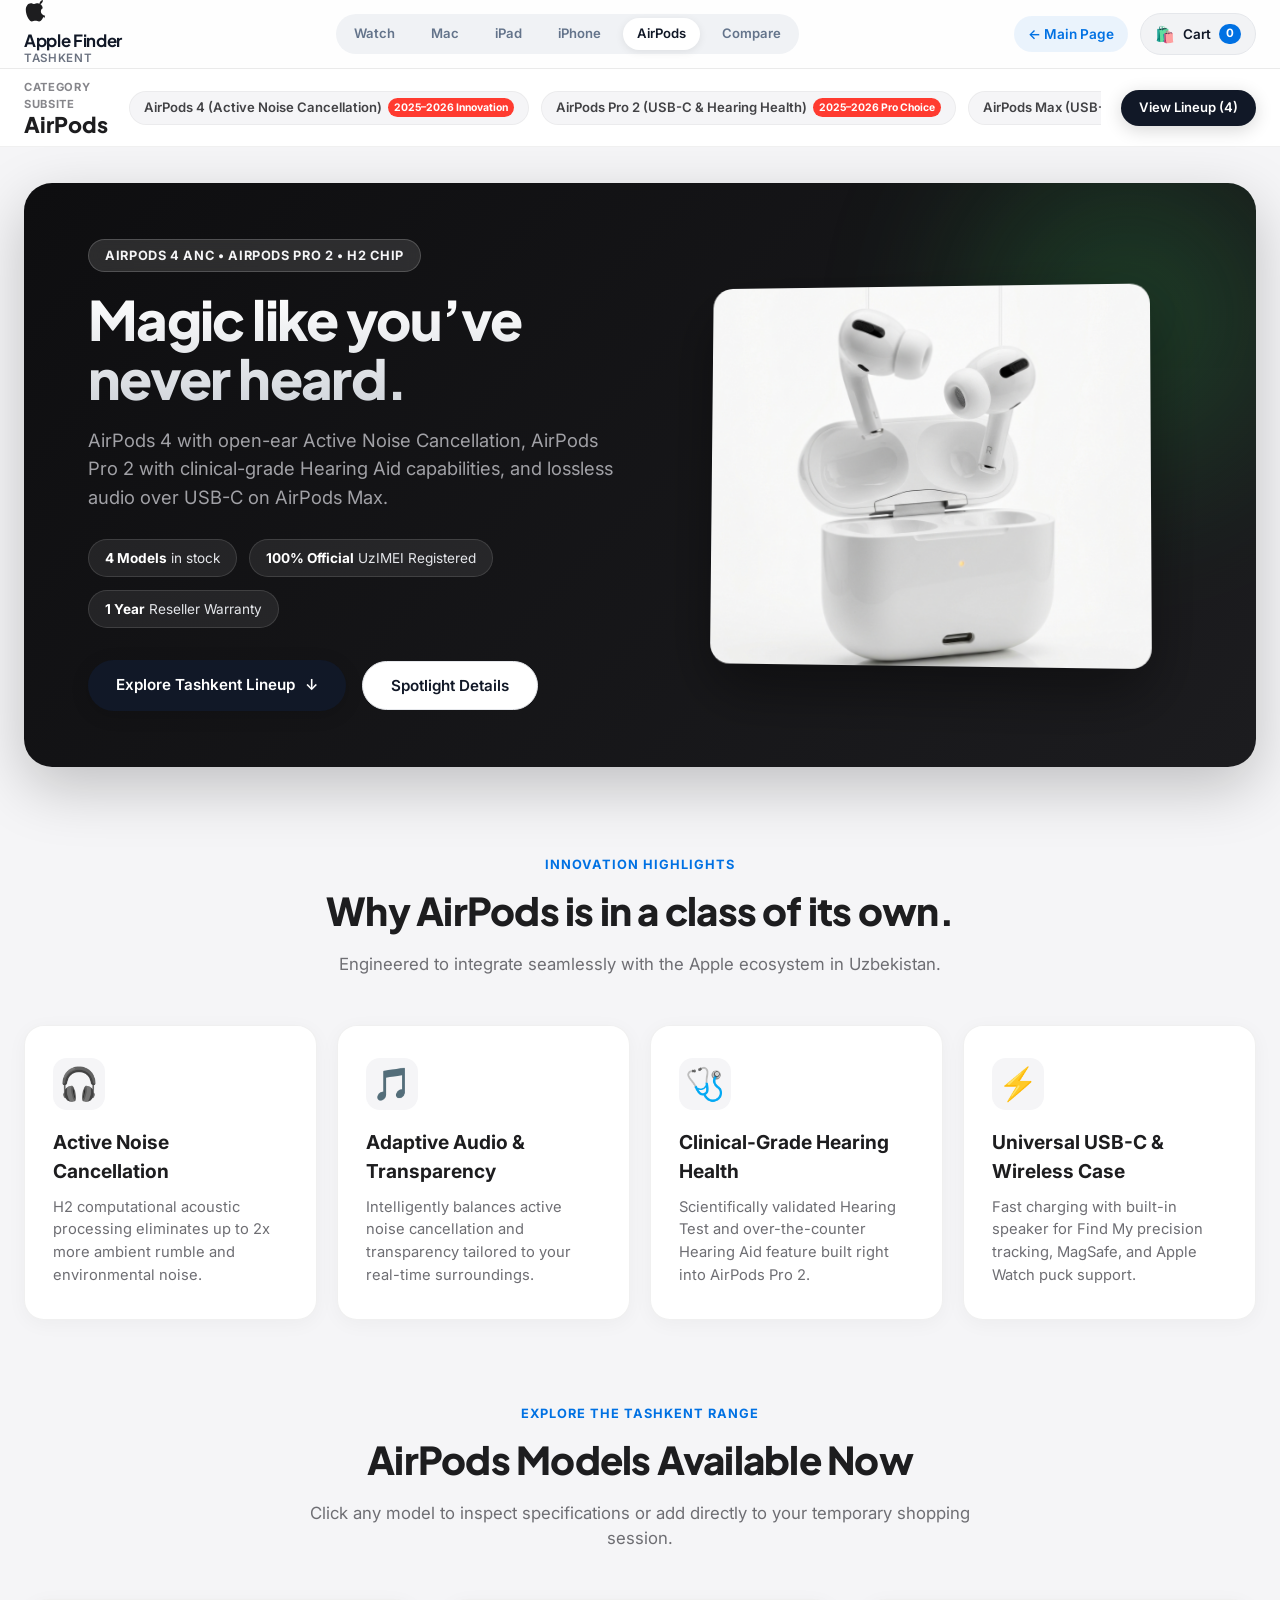
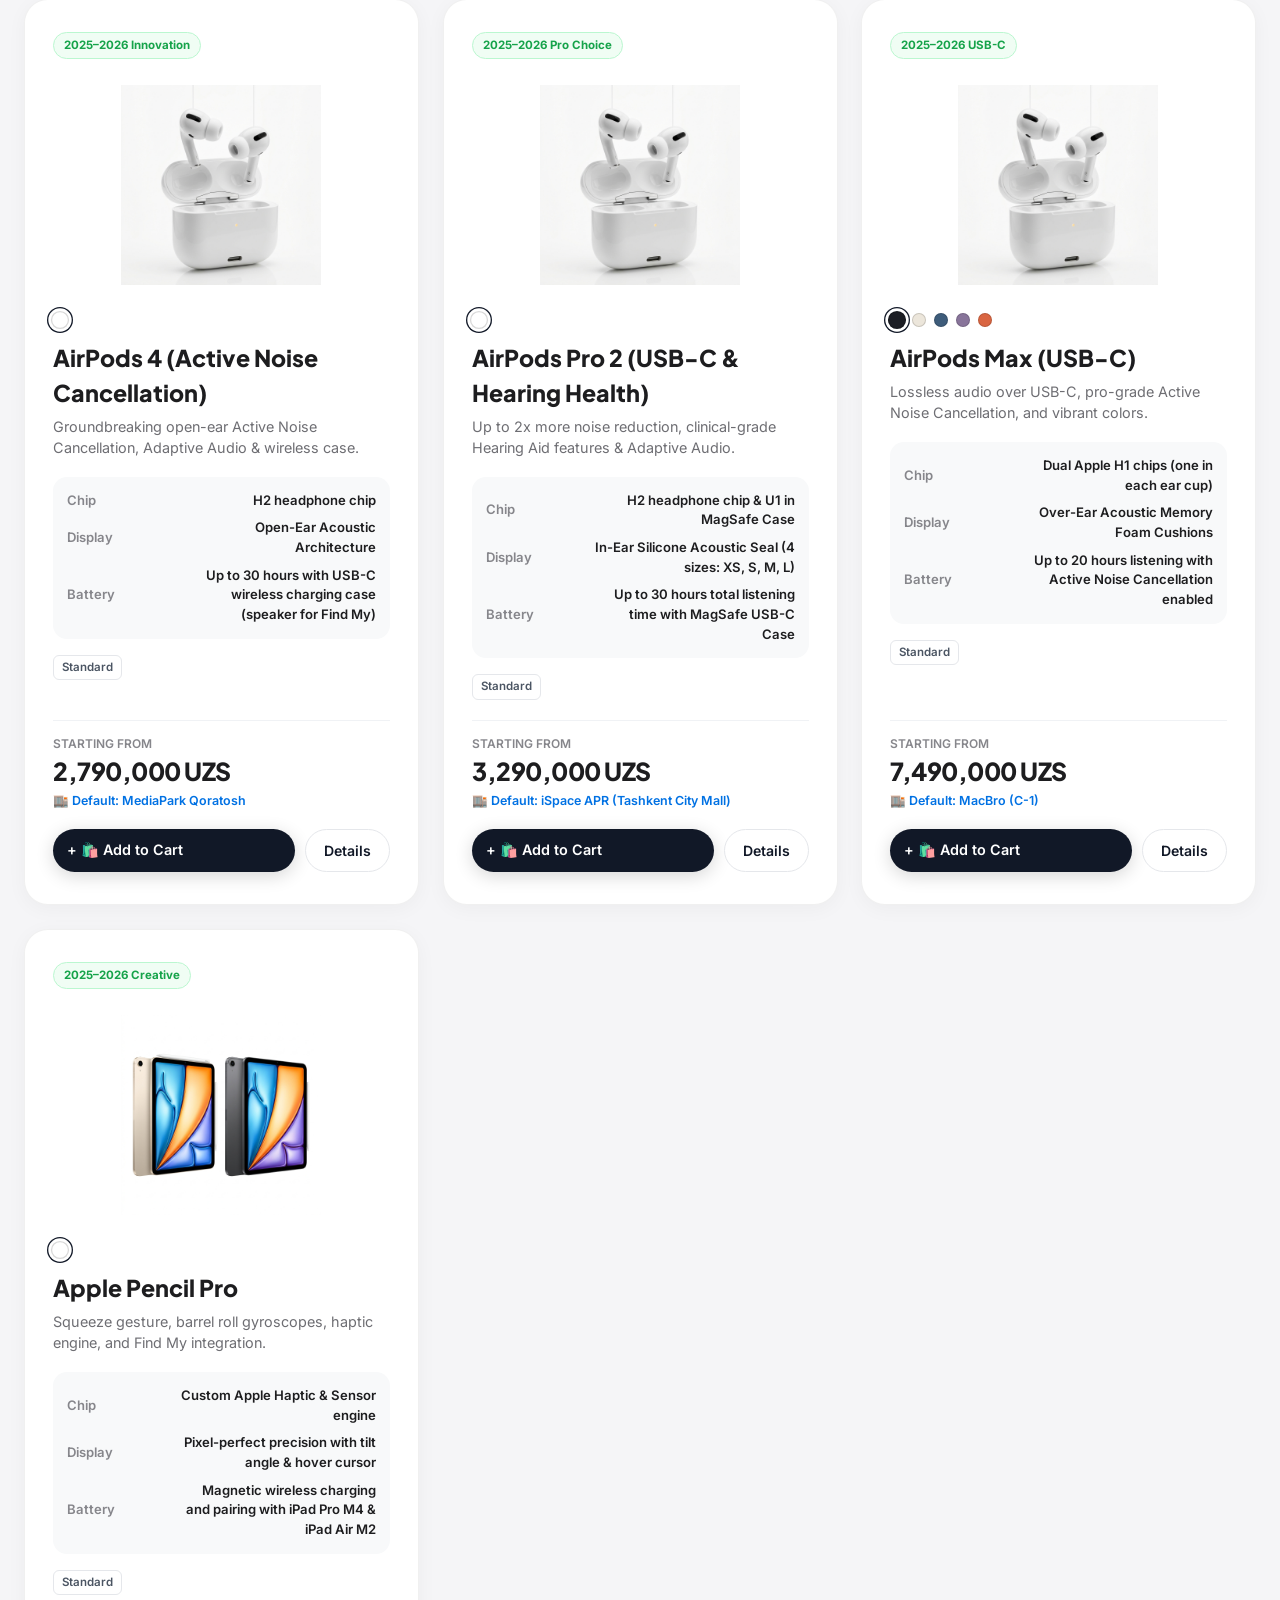
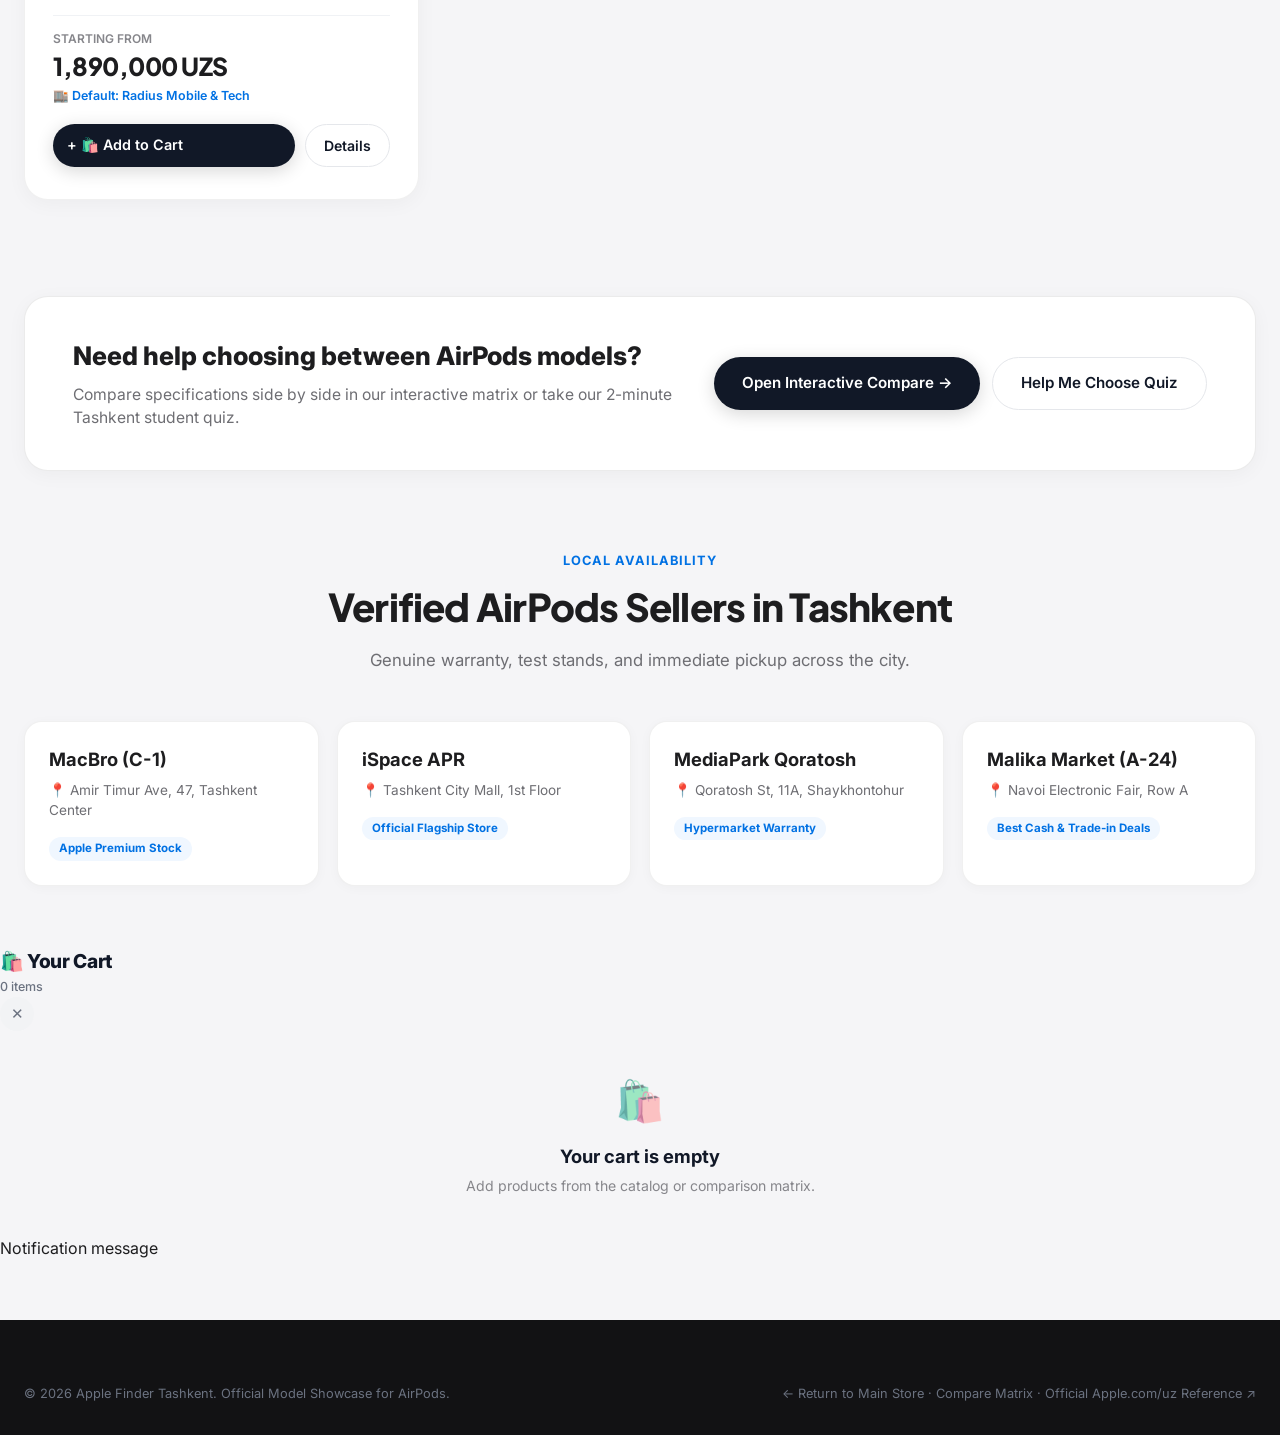
<file: pages/airpods.html>
<!DOCTYPE html>
<html lang="en">
<head>
  <meta charset="UTF-8">
  <meta name="viewport" content="width=device-width, initial-scale=1.0">
  <title>AirPods & Audio (2025–2026 Lineup) — Apple Finder Tashkent</title>
  <meta name="description" content="AirPods 4 with open-ear Active Noise Cancellation, AirPods Pro 2 with clinical-grade Hearing Aid capabilities, and lossless audio over USB-C on AirPods Max.">
  <link rel="preconnect" href="https://fonts.googleapis.com">
  <link rel="preconnect" href="https://fonts.gstatic.com" crossorigin>
  <link href="https://fonts.googleapis.com/css2?family=Inter:wght@400;500;600;700&family=Plus+Jakarta+Sans:wght@500;600;700;800&display=swap" rel="stylesheet">
  <link rel="stylesheet" href="../css/styles.css">
  <link rel="stylesheet" href="../css/hub_styles.css">
</head>
<body class="hub-page-body">

  <!-- ==================== TOP GLOBAL NAVIGATION ==================== -->
  <header class="site-header hub-global-header">
    <div class="container header-inner">
      <a href="../index.html" class="brand-group" title="Back to Apple Finder">
        <div class="brand-logo-icon">
          <svg class="apple-svg-logo" viewBox="0 0 170 170" width="22" height="22" fill="currentColor">
            <path d="M150.37 130.25c-2.45 5.66-5.35 10.87-8.71 15.66-4.58 6.53-8.33 11.05-11.22 13.56-4.48 4.12-9.28 6.23-14.42 6.35-3.69 0-8.14-1.05-13.32-3.18-5.19-2.12-9.97-3.17-14.34-3.17-4.58 0-9.49 1.05-14.75 3.17-5.26 2.13-9.5 3.24-12.74 3.35-4.35.13-9.16-1.9-14.42-6.08-3.69-3.04-7.67-7.81-11.96-14.34-6.19-9.56-11.16-20.78-14.92-33.65-3.76-12.87-5.64-24.81-5.64-35.83 0-14.56 3.69-26.69 11.07-36.4 7.38-9.71 16.73-14.65 28.05-14.82 4.35 0 9.29 1.1 14.82 3.31 5.53 2.21 9.4 3.37 11.61 3.48 2.65-.22 6.77-1.44 12.36-3.65 5.59-2.21 10.33-3.21 14.23-3 10.97.43 19.82 4.33 26.54 11.71 6.72 7.38 10.8 16.48 12.24 27.29-9.78 5.86-14.6 14.12-14.46 24.76.14 8.7 3.49 16.03 10.05 21.99 6.56 5.96 14.23 9.44 23.01 10.45-2.02 6.52-4.58 13.08-7.68 19.68zM119.22 31.86c0-6.95 2.53-13.48 7.59-19.58 5.06-6.1 11.39-10.22 18.99-12.35.22 1.52.33 2.83.33 3.91 0 7.17-2.67 13.91-8 20.21-5.33 6.3-11.77 10.37-19.32 12.21-.59-1.52-.89-2.99-.89-4.4z"/>
          </svg>
        </div>
        <div class="brand-text">
          <span class="brand-name">Apple Finder</span>
          <span class="brand-country">Tashkent</span>
        </div>
      </a>

      <!-- Category Pill Navigation -->
      <nav class="hub-categories-ribbon">
        
      <a href="watch.html" class="cat-pill-switch ">
        Watch
      </a>
    
      <a href="mac.html" class="cat-pill-switch ">
        Mac
      </a>
    
      <a href="ipad.html" class="cat-pill-switch ">
        iPad
      </a>
    
      <a href="iphone.html" class="cat-pill-switch ">
        iPhone
      </a>
    
      <a href="airpods.html" class="cat-pill-switch active">
        AirPods
      </a>
    
        <a href="compare.html" class="cat-pill-switch">Compare</a>
      </nav>

      <div class="header-actions">
        <a href="../index.html" class="btn-subtle-nav">← Main Page</a>
        <a href="cart.html" class="cart-btn" title="Shopping Cart">
          <span class="cart-icon">🛍️</span>
          <span class="cart-label">Cart</span>
          <span class="cart-count-pill" id="cartCount">0</span>
        </a>
      </div>
    </div>
  </header>

  <!-- ==================== CATEGORY SUB-NAV BAR (Apple.com style) ==================== -->
  <div class="hub-subnav-strip">
    <div class="container hub-subnav-inner">
      <div class="hub-subnav-title-group">
        <span class="hub-subnav-eyebrow">Category Subsite</span>
        <h2 class="hub-subnav-headline">AirPods</h2>
      </div>

      <div class="hub-subnav-models">
        
    <a href="#model-airpods-4-anc" class="cat-subnav-link">
      <span class="cat-subnav-name">AirPods 4 (Active Noise Cancellation)</span>
      <span class="cat-subnav-tag">2025–2026 Innovation</span>
    </a>
  
    <a href="#model-airpods-pro-2-hearing" class="cat-subnav-link">
      <span class="cat-subnav-name">AirPods Pro 2 (USB-C & Hearing Health)</span>
      <span class="cat-subnav-tag">2025–2026 Pro Choice</span>
    </a>
  
    <a href="#model-airpods-max-usbc" class="cat-subnav-link">
      <span class="cat-subnav-name">AirPods Max (USB-C)</span>
      <span class="cat-subnav-tag">2025–2026 USB-C</span>
    </a>
  
    <a href="#model-apple-pencil-pro" class="cat-subnav-link">
      <span class="cat-subnav-name">Apple Pencil Pro</span>
      <span class="cat-subnav-tag">2025–2026 Creative</span>
    </a>
  
      </div>

      <div class="hub-subnav-right">
        <a href="#lineup-section" class="btn-primary hub-subnav-cta">View Lineup (4)</a>
      </div>
    </div>
  </div>

  <main class="hub-main-content">
    
    <!-- ==================== HERO SHOWCASE BANNER ==================== -->
    <section class="hub-hero-section">
      <div class="container">
        <div class="hub-hero-card" style="--accent-hub: #34c759;">
          <div class="hub-hero-glare"></div>
          <div class="hub-hero-info">
            <div class="hub-hero-badge">AirPods 4 ANC • AirPods Pro 2 • H2 Chip</div>
            <h1 class="hub-hero-title">Magic like you’ve never heard.</h1>
            <p class="hub-hero-desc">AirPods 4 with open-ear Active Noise Cancellation, AirPods Pro 2 with clinical-grade Hearing Aid capabilities, and lossless audio over USB-C on AirPods Max.</p>
            
            <div class="hub-hero-meta-row">
              <div class="hub-meta-pill">
                <strong>4 Models</strong> in stock
              </div>
              <div class="hub-meta-pill">
                <strong>100% Official</strong> UzIMEI Registered
              </div>
              <div class="hub-meta-pill">
                <strong>1 Year</strong> Reseller Warranty
              </div>
            </div>

            <div class="hub-hero-actions">
              <a href="#lineup-section" class="btn-primary">
                <span>Explore Tashkent Lineup</span>
                <span>↓</span>
              </a>
              <button class="btn-secondary" onclick="openProductDetailModal('airpods-4-anc')">
                <span>Spotlight Details</span>
              </button>
            </div>
          </div>

          <div class="hub-hero-media">
            <div class="hub-hero-img-wrap">
              <img src="../assets/images/airpods.jpg" alt="AirPods" class="hub-hero-img">
            </div>
          </div>
        </div>
      </div>
    </section>

    <!-- ==================== WHY APPLE [CATEGORY] ==================== -->
    <section class="hub-features-section">
      <div class="container">
        <div class="hub-section-header">
          <span class="hub-section-eyebrow">Innovation Highlights</span>
          <h2 class="hub-section-title">Why AirPods is in a class of its own.</h2>
          <p class="hub-section-sub">Engineered to integrate seamlessly with the Apple ecosystem in Uzbekistan.</p>
        </div>

        <div class="hub-features-grid">
          
    <div class="hub-feature-box">
      <div class="hub-feature-icon">🎧</div>
      <h4 class="hub-feature-title">Active Noise Cancellation</h4>
      <p class="hub-feature-desc">H2 computational acoustic processing eliminates up to 2x more ambient rumble and environmental noise.</p>
    </div>
  
    <div class="hub-feature-box">
      <div class="hub-feature-icon">🎵</div>
      <h4 class="hub-feature-title">Adaptive Audio & Transparency</h4>
      <p class="hub-feature-desc">Intelligently balances active noise cancellation and transparency tailored to your real-time surroundings.</p>
    </div>
  
    <div class="hub-feature-box">
      <div class="hub-feature-icon">🩺</div>
      <h4 class="hub-feature-title">Clinical-Grade Hearing Health</h4>
      <p class="hub-feature-desc">Scientifically validated Hearing Test and over-the-counter Hearing Aid feature built right into AirPods Pro 2.</p>
    </div>
  
    <div class="hub-feature-box">
      <div class="hub-feature-icon">⚡</div>
      <h4 class="hub-feature-title">Universal USB-C & Wireless Case</h4>
      <p class="hub-feature-desc">Fast charging with built-in speaker for Find My precision tracking, MagSafe, and Apple Watch puck support.</p>
    </div>
  
        </div>
      </div>
    </section>

    <!-- ==================== COMPLETE CATEGORY LINEUP ==================== -->
    <section class="hub-lineup-section" id="lineup-section">
      <div class="container">
        <div class="hub-section-header">
          <span class="hub-section-eyebrow">Explore the Tashkent Range</span>
          <h2 class="hub-section-title">AirPods Models Available Now</h2>
          <p class="hub-section-sub">Click any model to inspect specifications or add directly to your temporary shopping session.</p>
        </div>

        <div class="hub-cards-grid">
          
      <div class="hub-product-card" id="model-airpods-4-anc">
        <div class="hub-card-top-badge">2025–2026 Innovation</div>
        <div class="hub-card-image-box" onclick="openProductDetailModal('airpods-4-anc')" style="cursor: pointer;" title="Click to view full specifications & Tashkent stores">
          <img src="../assets/images/airpods.jpg" alt="AirPods 4 (Active Noise Cancellation)" class="hub-card-img">
        </div>
        
        <div class="hub-card-colors">
          
      <span class="color-dot active" style="background: #ffffff;" title="Glossy White"></span>
    
        </div>

        <h3 class="hub-card-title" onclick="openProductDetailModal('airpods-4-anc')" style="cursor: pointer;" title="Click to view details">AirPods 4 (Active Noise Cancellation)</h3>
        <p class="hub-card-tagline">Groundbreaking open-ear Active Noise Cancellation, Adaptive Audio & wireless case.</p>
        
        <div class="hub-specs-summary" onclick="openProductDetailModal('airpods-4-anc')" style="cursor: pointer;">
          <div class="hub-spec-row">
            <span class="hub-spec-label">Chip</span>
            <span class="hub-spec-val">H2 headphone chip </span>
          </div>
          <div class="hub-spec-row">
            <span class="hub-spec-label">Display</span>
            <span class="hub-spec-val">Open-Ear Acoustic Architecture</span>
          </div>
          <div class="hub-spec-row">
            <span class="hub-spec-label">Battery</span>
            <span class="hub-spec-val">Up to 30 hours with USB-C wireless charging case (speaker for Find My)</span>
          </div>
        </div>

        <div class="hub-storage-row">
      <span class="hub-storage-chip">Standard</span>
    </div>

        <div class="hub-price-box">
          <span class="hub-price-from">Starting from</span>
          <span class="hub-price-val">2,790,000 UZS</span>
          <span class="hub-price-store">🏬 Default: MediaPark Qoratosh</span>
        </div>

        <div class="hub-actions-row">
          <button class="btn-primary hub-btn-cart" data-cart-product-id="airpods-4-anc" onclick="addToCart('airpods-4-anc')">
            <span>+ 🛍️ Add to Cart</span>
          </button>
          <button class="btn-secondary hub-btn-details" onclick="openProductDetailModal('airpods-4-anc')">
            Details
          </button>
        </div>
      </div>
    
      <div class="hub-product-card" id="model-airpods-pro-2-hearing">
        <div class="hub-card-top-badge">2025–2026 Pro Choice</div>
        <div class="hub-card-image-box" onclick="openProductDetailModal('airpods-pro-2-hearing')" style="cursor: pointer;" title="Click to view full specifications & Tashkent stores">
          <img src="../assets/images/airpods.jpg" alt="AirPods Pro 2 (USB-C & Hearing Health)" class="hub-card-img">
        </div>
        
        <div class="hub-card-colors">
          
      <span class="color-dot active" style="background: #ffffff;" title="Glossy White"></span>
    
        </div>

        <h3 class="hub-card-title" onclick="openProductDetailModal('airpods-pro-2-hearing')" style="cursor: pointer;" title="Click to view details">AirPods Pro 2 (USB-C & Hearing Health)</h3>
        <p class="hub-card-tagline">Up to 2x more noise reduction, clinical-grade Hearing Aid features & Adaptive Audio.</p>
        
        <div class="hub-specs-summary" onclick="openProductDetailModal('airpods-pro-2-hearing')" style="cursor: pointer;">
          <div class="hub-spec-row">
            <span class="hub-spec-label">Chip</span>
            <span class="hub-spec-val">H2 headphone chip & U1 in MagSafe Case</span>
          </div>
          <div class="hub-spec-row">
            <span class="hub-spec-label">Display</span>
            <span class="hub-spec-val">In-Ear Silicone Acoustic Seal (4 sizes: XS, S, M, L)</span>
          </div>
          <div class="hub-spec-row">
            <span class="hub-spec-label">Battery</span>
            <span class="hub-spec-val">Up to 30 hours total listening time with MagSafe USB-C Case</span>
          </div>
        </div>

        <div class="hub-storage-row">
      <span class="hub-storage-chip">Standard</span>
    </div>

        <div class="hub-price-box">
          <span class="hub-price-from">Starting from</span>
          <span class="hub-price-val">3,290,000 UZS</span>
          <span class="hub-price-store">🏬 Default: iSpace APR (Tashkent City Mall)</span>
        </div>

        <div class="hub-actions-row">
          <button class="btn-primary hub-btn-cart" data-cart-product-id="airpods-pro-2-hearing" onclick="addToCart('airpods-pro-2-hearing')">
            <span>+ 🛍️ Add to Cart</span>
          </button>
          <button class="btn-secondary hub-btn-details" onclick="openProductDetailModal('airpods-pro-2-hearing')">
            Details
          </button>
        </div>
      </div>
    
      <div class="hub-product-card" id="model-airpods-max-usbc">
        <div class="hub-card-top-badge">2025–2026 USB-C</div>
        <div class="hub-card-image-box" onclick="openProductDetailModal('airpods-max-usbc')" style="cursor: pointer;" title="Click to view full specifications & Tashkent stores">
          <img src="../assets/images/airpods.jpg" alt="AirPods Max (USB-C)" class="hub-card-img">
        </div>
        
        <div class="hub-card-colors">
          
      <span class="color-dot active" style="background: #1c1e24;" title="Midnight"></span>
    
      <span class="color-dot " style="background: #ece6db;" title="Starlight"></span>
    
      <span class="color-dot " style="background: #3e5c7a;" title="Blue"></span>
    
      <span class="color-dot " style="background: #88749a;" title="Purple"></span>
    
      <span class="color-dot " style="background: #d96541;" title="Orange"></span>
    
        </div>

        <h3 class="hub-card-title" onclick="openProductDetailModal('airpods-max-usbc')" style="cursor: pointer;" title="Click to view details">AirPods Max (USB-C)</h3>
        <p class="hub-card-tagline">Lossless audio over USB-C, pro-grade Active Noise Cancellation, and vibrant colors.</p>
        
        <div class="hub-specs-summary" onclick="openProductDetailModal('airpods-max-usbc')" style="cursor: pointer;">
          <div class="hub-spec-row">
            <span class="hub-spec-label">Chip</span>
            <span class="hub-spec-val">Dual Apple H1 chips (one in each ear cup)</span>
          </div>
          <div class="hub-spec-row">
            <span class="hub-spec-label">Display</span>
            <span class="hub-spec-val">Over-Ear Acoustic Memory Foam Cushions</span>
          </div>
          <div class="hub-spec-row">
            <span class="hub-spec-label">Battery</span>
            <span class="hub-spec-val">Up to 20 hours listening with Active Noise Cancellation enabled</span>
          </div>
        </div>

        <div class="hub-storage-row">
      <span class="hub-storage-chip">Standard</span>
    </div>

        <div class="hub-price-box">
          <span class="hub-price-from">Starting from</span>
          <span class="hub-price-val">7,490,000 UZS</span>
          <span class="hub-price-store">🏬 Default: MacBro (C-1)</span>
        </div>

        <div class="hub-actions-row">
          <button class="btn-primary hub-btn-cart" data-cart-product-id="airpods-max-usbc" onclick="addToCart('airpods-max-usbc')">
            <span>+ 🛍️ Add to Cart</span>
          </button>
          <button class="btn-secondary hub-btn-details" onclick="openProductDetailModal('airpods-max-usbc')">
            Details
          </button>
        </div>
      </div>
    
      <div class="hub-product-card" id="model-apple-pencil-pro">
        <div class="hub-card-top-badge">2025–2026 Creative</div>
        <div class="hub-card-image-box" onclick="openProductDetailModal('apple-pencil-pro')" style="cursor: pointer;" title="Click to view full specifications & Tashkent stores">
          <img src="../assets/images/ipad.jpg" alt="Apple Pencil Pro" class="hub-card-img">
        </div>
        
        <div class="hub-card-colors">
          
      <span class="color-dot active" style="background: #ffffff;" title="Matte White"></span>
    
        </div>

        <h3 class="hub-card-title" onclick="openProductDetailModal('apple-pencil-pro')" style="cursor: pointer;" title="Click to view details">Apple Pencil Pro</h3>
        <p class="hub-card-tagline">Squeeze gesture, barrel roll gyroscopes, haptic engine, and Find My integration.</p>
        
        <div class="hub-specs-summary" onclick="openProductDetailModal('apple-pencil-pro')" style="cursor: pointer;">
          <div class="hub-spec-row">
            <span class="hub-spec-label">Chip</span>
            <span class="hub-spec-val">Custom Apple Haptic & Sensor engine</span>
          </div>
          <div class="hub-spec-row">
            <span class="hub-spec-label">Display</span>
            <span class="hub-spec-val">Pixel-perfect precision with tilt angle & hover cursor</span>
          </div>
          <div class="hub-spec-row">
            <span class="hub-spec-label">Battery</span>
            <span class="hub-spec-val">Magnetic wireless charging and pairing with iPad Pro M4 & iPad Air M2</span>
          </div>
        </div>

        <div class="hub-storage-row">
      <span class="hub-storage-chip">Standard</span>
    </div>

        <div class="hub-price-box">
          <span class="hub-price-from">Starting from</span>
          <span class="hub-price-val">1,890,000 UZS</span>
          <span class="hub-price-store">🏬 Default: Radius Mobile & Tech</span>
        </div>

        <div class="hub-actions-row">
          <button class="btn-primary hub-btn-cart" data-cart-product-id="apple-pencil-pro" onclick="addToCart('apple-pencil-pro')">
            <span>+ 🛍️ Add to Cart</span>
          </button>
          <button class="btn-secondary hub-btn-details" onclick="openProductDetailModal('apple-pencil-pro')">
            Details
          </button>
        </div>
      </div>
    
        </div>
      </div>
    </section>

    <!-- ==================== COMPARISON STRIP ==================== -->
    <section class="hub-compare-cta-section">
      <div class="container">
        <div class="hub-compare-banner">
          <div>
            <h3>Need help choosing between AirPods models?</h3>
            <p>Compare specifications side by side in our interactive matrix or take our 2-minute Tashkent student quiz.</p>
          </div>
          <div class="hub-compare-buttons">
            <a href="compare.html" class="btn-primary">Open Interactive Compare →</a>
            <a href="../index.html#quiz-section" class="btn-secondary">Help Me Choose Quiz</a>
          </div>
        </div>
      </div>
    </section>

    <!-- ==================== TASHKENT AUTHORIZED STORES ==================== -->
    <section class="hub-stores-section">
      <div class="container">
        <div class="hub-section-header">
          <span class="hub-section-eyebrow">Local Availability</span>
          <h2 class="hub-section-title">Verified AirPods Sellers in Tashkent</h2>
          <p class="hub-section-sub">Genuine warranty, test stands, and immediate pickup across the city.</p>
        </div>

        <div class="hub-stores-grid">
          <div class="hub-store-card">
            <h4>MacBro (C-1)</h4>
            <p>📍 Amir Timur Ave, 47, Tashkent Center</p>
            <span class="hub-store-tag">Apple Premium Stock</span>
          </div>
          <div class="hub-store-card">
            <h4>iSpace APR</h4>
            <p>📍 Tashkent City Mall, 1st Floor</p>
            <span class="hub-store-tag">Official Flagship Store</span>
          </div>
          <div class="hub-store-card">
            <h4>MediaPark Qoratosh</h4>
            <p>📍 Qoratosh St, 11A, Shaykhontohur</p>
            <span class="hub-store-tag">Hypermarket Warranty</span>
          </div>
          <div class="hub-store-card">
            <h4>Malika Market (A-24)</h4>
            <p>📍 Navoi Electronic Fair, Row A</p>
            <span class="hub-store-tag">Best Cash & Trade-in Deals</span>
          </div>
        </div>
      </div>
    </section>

  </main>

  <!-- ==================== CART DRAWER ==================== -->
  <div class="cart-drawer-backdrop" id="cartDrawerBackdrop" onclick="closeCartDrawer(event)">
    <div class="cart-drawer-panel" onclick="event.stopPropagation()">
      <div class="cart-drawer-header">
        <div class="cart-header-title-wrap">
          <h3 class="cart-title">🛍️ Your Cart</h3>
          <span class="cart-subtitle" id="cartItemCountLabel">0 items</span>
        </div>
        <button class="cart-close-btn" onclick="toggleCartDrawer()" title="Close">✕</button>
      </div>

      <div class="cart-items-container" id="cartItemsList">
        <!-- Injected via script.js -->
      </div>

      <div class="cart-footer" id="cartFooter">
        <div class="cart-total-row">
          <span class="cart-total-label">Total Estimated Price:</span>
          <span class="cart-total-amount" id="cartTotalPrice">0 UZS</span>
        </div>
        <div class="cart-actions-row">
          <button class="btn-primary btn-cart-checkout" onclick="proceedCartCheckout()">
            <span>Proceed to Reservation →</span>
          </button>
          <button class="btn-clear-cart" onclick="clearCart()">Clear</button>
        </div>
      </div>
    </div>
  </div>

  <!-- Detailed Product Modal (Dynamic for all 30 products) -->
  <div class="modal-backdrop" id="productDetailModal" onclick="closeProductDetailModal(event)"></div>

  <!-- Reservation Modal -->
  <div class="modal-backdrop" id="reservationModal">
    <div class="modal-card">
      <div class="modal-header">
        <h3 class="modal-title">Order Reservation (Tashkent)</h3>
        <button class="modal-close" onclick="closeModal('reservationModal')">✕</button>
      </div>
      <div class="modal-body">
        <p class="modal-desc">
          Your reservation has been confirmed! An SMS code will be sent to confirm device hold at the selected Tashkent retailer.
        </p>
        <div class="modal-selected-summary">
          <div id="modalProductName" style="font-weight: 700; color: #1d1d1f; margin-bottom: 4px;">Selected Device</div>
          <div id="modalStoreName" style="color: #0071e3; font-size: 0.9rem;">Verified Tashkent Store</div>
        </div>
        <button class="btn-primary" style="width: 100%; margin-top: 20px;" onclick="closeModal('reservationModal')">
          Done
        </button>
      </div>
    </div>
  </div>

  <!-- Toast Notification -->
  <div class="app-toast" id="appToast">Notification message</div>

  <!-- Footer -->
  <footer class="site-footer">
    <div class="container footer-bottom">
      <p>© 2026 Apple Finder Tashkent. Official Model Showcase for AirPods.</p>
      <div class="footer-links-inline">
        <a href="../index.html">← Return to Main Store</a> · 
        <a href="compare.html">Compare Matrix</a> · 
        <a href="https://www.apple.com/uz/airpods/" target="_blank" rel="noopener">Official Apple.com/uz Reference ↗</a>
      </div>
    </div>
  </footer>

  <script src="../js/data.js"></script>
  <script src="../js/cart.js"></script>
  <script src="../js/script.js"></script>
</body>
</html>
</file>
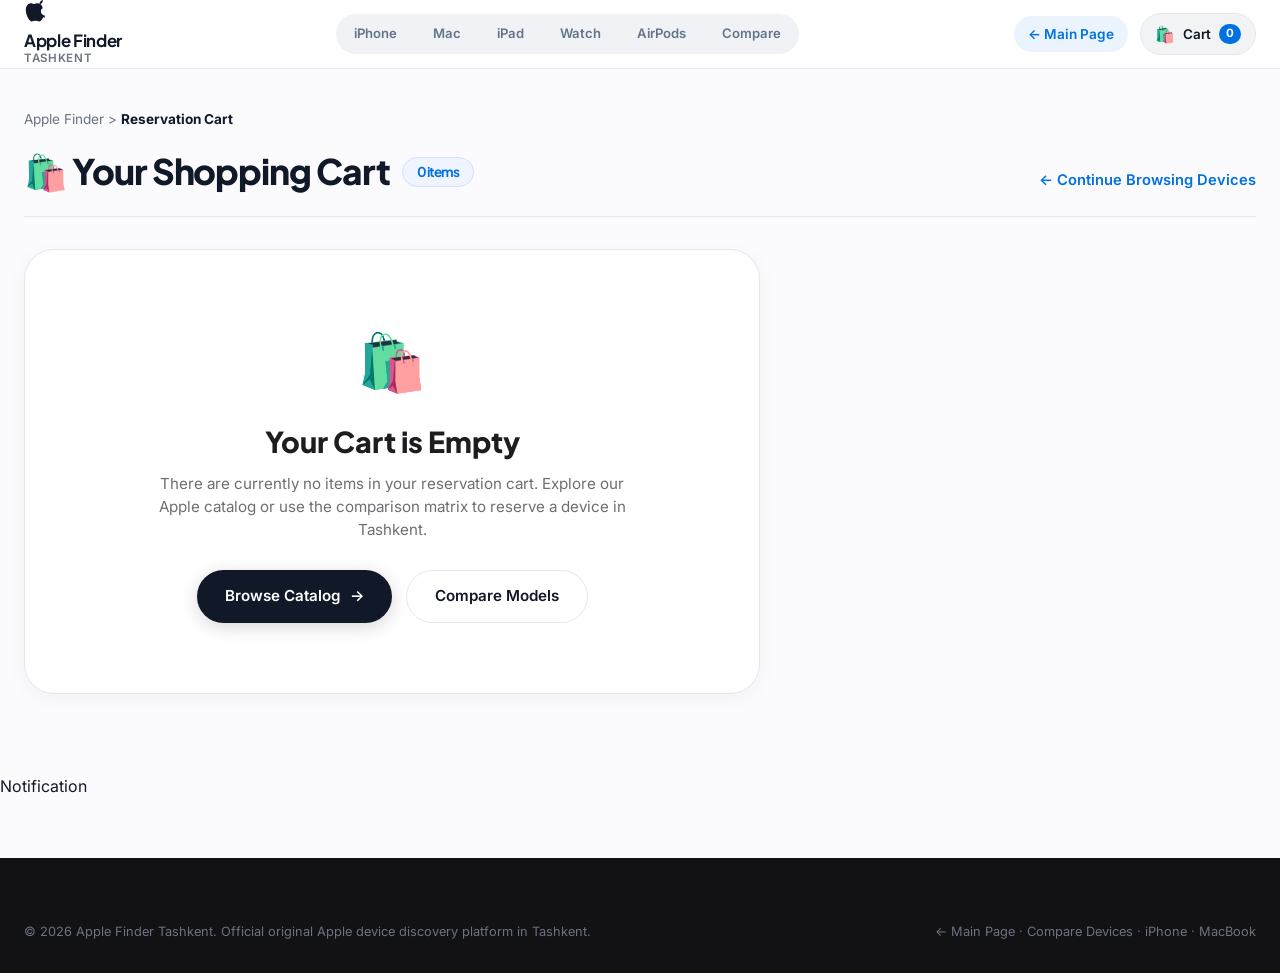
<file: pages/cart.html>
<!DOCTYPE html>
<html lang="en">
<head>
  <meta charset="UTF-8">
  <meta name="viewport" content="width=device-width, initial-scale=1.0">
  <title>Shopping Cart — Apple Finder Tashkent</title>
  <meta name="description" content="Review your selected Apple devices. Place a free 24-hour reservation hold at authorized Tashkent retailers (MacBro, iSpace, MediaPark, Malika) with 1-year official warranty.">
  <link rel="preconnect" href="https://fonts.googleapis.com">
  <link rel="preconnect" href="https://fonts.gstatic.com" crossorigin>
  <link href="https://fonts.googleapis.com/css2?family=Inter:wght@400;500;600;700&family=Plus+Jakarta+Sans:wght@500;600;700;800&display=swap" rel="stylesheet">
  <link rel="stylesheet" href="../css/styles.css">
  <link rel="stylesheet" href="../css/hub_styles.css">
  <link rel="stylesheet" href="../css/cart.css">
</head>
<body class="cart-page-body">

  <!-- ==================== TOP NAVIGATION ==================== -->
  <header class="site-header hub-global-header">
    <div class="container header-inner">
      <a href="../index.html" class="brand-group" title="Back to Apple Finder">
        <div class="brand-logo-icon">
          <svg class="apple-svg-logo" viewBox="0 0 170 170" width="22" height="22" fill="currentColor">
            <path d="M150.37 130.25c-2.45 5.66-5.35 10.87-8.71 15.66-4.58 6.53-8.33 11.05-11.22 13.56-4.48 4.12-9.28 6.23-14.42 6.35-3.69 0-8.14-1.05-13.32-3.18-5.19-2.12-9.97-3.17-14.34-3.17-4.58 0-9.49 1.05-14.75 3.17-5.26 2.13-9.5 3.24-12.74 3.35-4.35.13-9.16-1.9-14.42-6.08-3.69-3.04-7.67-7.81-11.96-14.34-6.19-9.56-11.16-20.78-14.92-33.65-3.76-12.87-5.64-24.81-5.64-35.83 0-14.56 3.69-26.69 11.07-36.4 7.38-9.71 16.73-14.65 28.05-14.82 4.35 0 9.29 1.1 14.82 3.31 5.53 2.21 9.4 3.37 11.61 3.48 2.65-.22 6.77-1.44 12.36-3.65 5.59-2.21 10.33-3.21 14.23-3 10.97.43 19.82 4.33 26.54 11.71 6.72 7.38 10.8 16.48 12.24 27.29-9.78 5.86-14.6 14.12-14.46 24.76.14 8.7 3.49 16.03 10.05 21.99 6.56 5.96 14.23 9.44 23.01 10.45-2.02 6.52-4.58 13.08-7.68 19.68zM119.22 31.86c0-6.95 2.53-13.48 7.59-19.58 5.06-6.1 11.39-10.22 18.99-12.35.22 1.52.33 2.83.33 3.91 0 7.17-2.67 13.91-8 20.21-5.33 6.3-11.77 10.37-19.32 12.21-.59-1.52-.89-2.99-.89-4.4z"/>
          </svg>
        </div>
        <div class="brand-text">
          <span class="brand-name">Apple Finder</span>
          <span class="brand-country">Tashkent</span>
        </div>
      </a>

      <!-- Category Ribbon with Compare -->
      <nav class="hub-categories-ribbon">
        <a href="iphone.html" class="cat-pill-switch">iPhone</a>
        <a href="mac.html" class="cat-pill-switch">Mac</a>
        <a href="ipad.html" class="cat-pill-switch">iPad</a>
        <a href="watch.html" class="cat-pill-switch">Watch</a>
        <a href="airpods.html" class="cat-pill-switch">AirPods</a>
        <a href="compare.html" class="cat-pill-switch">Compare</a>
      </nav>

      <div class="header-actions">
        <a href="../index.html" class="btn-subtle-nav">← Main Page</a>
        <a href="cart.html" class="cart-btn active" title="Shopping Cart">
          <span class="cart-icon">🛍️</span>
          <span class="cart-label">Cart</span>
          <span class="cart-count-pill" id="cartCount">0</span>
        </a>
      </div>
    </div>
  </header>

  <!-- ==================== MAIN CART CONTENT ==================== -->
  <main class="cart-main-content">
    <div class="container">
      
      <!-- Breadcrumbs -->
      <div class="cart-breadcrumbs">
        <a href="../index.html">Apple Finder</a> &gt; <strong class="active-crumb">Reservation Cart</strong>
      </div>

      <!-- Page Title Row -->
      <div class="cart-page-header-row">
        <h1 class="cart-page-title">
          <span>🛍️ Your Shopping Cart</span>
          <span class="cart-count-badge" id="cartPageItemCount">0 items</span>
        </h1>
        <a href="../index.html#categories" class="cart-continue-link">
          ← Continue Browsing Devices
        </a>
      </div>

      <!-- 2-Column Layout -->
      <div class="cart-page-layout">
        <!-- Left Column: Items List -->
        <div class="cart-items-column" id="cartPageItemsList">
          <!-- Dynamically populated by js/cart.js -->
        </div>

        <!-- Right Column: Order Reservation Summary -->
        <div class="cart-summary-column" id="cartPageSummaryBox">
          <div class="cart-summary-card">
            <h2 class="summary-card-title">Reservation Summary</h2>
            <p class="summary-card-sub">Free 24-hour price hold across Tashkent retailers</p>

            <div class="summary-rows-wrap">
              <div class="summary-row">
                <span>Devices Subtotal:</span>
                <strong id="cartPageSubtotal">0 UZS</strong>
              </div>
              <div class="summary-row">
                <span>UzIMEI State Registration:</span>
                <span style="color: #166534; font-weight: 700;">Included (Free)</span>
              </div>
              <div class="summary-row">
                <span>Official Warranty (1 Year):</span>
                <span style="color: #166534; font-weight: 700;">Included (Free)</span>
              </div>
              <div class="summary-row total-row">
                <span>Total Payable Upon Pickup:</span>
                <span class="summary-total-val" id="cartPageTotal">0 UZS</span>
              </div>
            </div>

            <!-- Store Selector & Reservation Form -->
            <div class="summary-form-section">
              <div>
                <label class="summary-field-label" for="cartPickupStore">Pickup Retailer in Tashkent:</label>
                <select class="summary-select" id="cartPickupStore">
                  <option value="MacBro (C-1, Amir Timur Ave 47)">MacBro (C-1, Tashkent Center)</option>
                  <option value="iSpace APR (Tashkent City Mall, 1st Fl)">iSpace APR (Tashkent City Mall)</option>
                  <option value="MediaPark (Qoratosh St 11A, Shaykhontohur)">MediaPark Hypermarket (Qoratosh)</option>
                  <option value="Malika Market (Row A-24, Navoi/Labzak)">Malika Market (Row A, Navoi/Labzak)</option>
                </select>
              </div>

              <div>
                <label class="summary-field-label" for="cartCustName">Your Full Name:</label>
                <input type="text" class="summary-input" id="cartCustName" placeholder="e.g. Aziz Rakhimov" value="Aziz Rakhimov">
              </div>

              <div>
                <label class="summary-field-label" for="cartCustPhone">Phone Number for SMS Code:</label>
                <input type="tel" class="summary-input" id="cartCustPhone" placeholder="+998 90 123 45 67" value="+998 90 123 45 67">
              </div>
            </div>

            <button class="btn-cart-reserve" onclick="proceedCartCheckout()">
              <span>Confirm Reservation in Tashkent</span>
              <span>→</span>
            </button>

            <button class="btn-clear-cart-link" onclick="clearCart()">
              Clear Cart
            </button>

            <!-- Trust Badges -->
            <div class="summary-trust-badges">
              <div class="trust-badge-item">
                <span>🛡️</span>
                <div>
                  <strong>Payment strictly upon pickup</strong>
                  <div>No online prepayment required. Verify the serial number and box seal integrity directly at the store.</div>
                </div>
              </div>
              <div class="trust-badge-item">
                <span>📱</span>
                <div>
                  <strong>100% Official UzIMEI</strong>
                  <div>All devices are officially customs-cleared and registered in the state database of Uzbekistan.</div>
                </div>
              </div>
              <div class="trust-badge-item">
                <span>🛠️</span>
                <div>
                  <strong>1-Year Reseller Warranty</strong>
                  <div>Official repair service and immediate exchange in case of factory defects.</div>
                </div>
              </div>
            </div>

          </div>
        </div>
      </div>

    </div>
  </main>

  <!-- ==================== DETAILED PRODUCT MODAL ==================== -->
  <div class="modal-backdrop" id="productDetailModal" onclick="closeProductDetailModal(event)"></div>

  <!-- Reservation Confirmation Modal -->
  <div class="modal-backdrop" id="reservationModal" onclick="closeModal('reservationModal')">
    <div class="modal-card" onclick="event.stopPropagation()">
      <div class="modal-header">
        <h3 class="modal-title">Reservation Confirmed! (Tashkent)</h3>
        <button class="modal-close" onclick="closeModal('reservationModal')">✕</button>
      </div>
      <div class="modal-body">
        <p class="modal-desc">
          Your order has been reserved successfully! An SMS code with pickup details has been dispatched to your mobile. The device is locked for you for 24 hours.
        </p>
        <div class="modal-selected-summary">
          <div id="modalProductName" style="font-weight: 700; color: #1d1d1f; margin-bottom: 6px;">Selected Devices</div>
          <div id="modalStoreName" style="color: #0071e3; font-size: 0.92rem; font-weight: 600;">Pickup Store</div>
        </div>
        <div style="background: #f0fdf4; border: 1px solid #bbf7d0; border-radius: 10px; padding: 12px; margin-top: 14px; font-size: 0.85rem; color: #166534;">
          ✓ No advance payment is needed. Pay at the checkout counter via cash, Uzcard, Humo, or Visa/Mastercard.
        </div>
        <button class="btn-primary" style="width: 100%; margin-top: 20px;" onclick="closeModal('reservationModal')">
          Got it, thank you!
        </button>
      </div>
    </div>
  </div>

  <!-- Toast Notification -->
  <div class="app-toast" id="appToast">Notification</div>

  <!-- Footer -->
  <footer class="site-footer">
    <div class="container footer-bottom">
      <p>© 2026 Apple Finder Tashkent. Official original Apple device discovery platform in Tashkent.</p>
      <div class="footer-links-inline">
        <a href="../index.html">← Main Page</a> · 
        <a href="compare.html">Compare Devices</a> · 
        <a href="iphone.html">iPhone</a> · 
        <a href="mac.html">MacBook</a>
      </div>
    </div>
  </footer>

  <script src="../js/data.js"></script>
  <script src="../js/cart.js"></script>
  <script src="../js/script.js"></script>
</body>
</html>
</file>
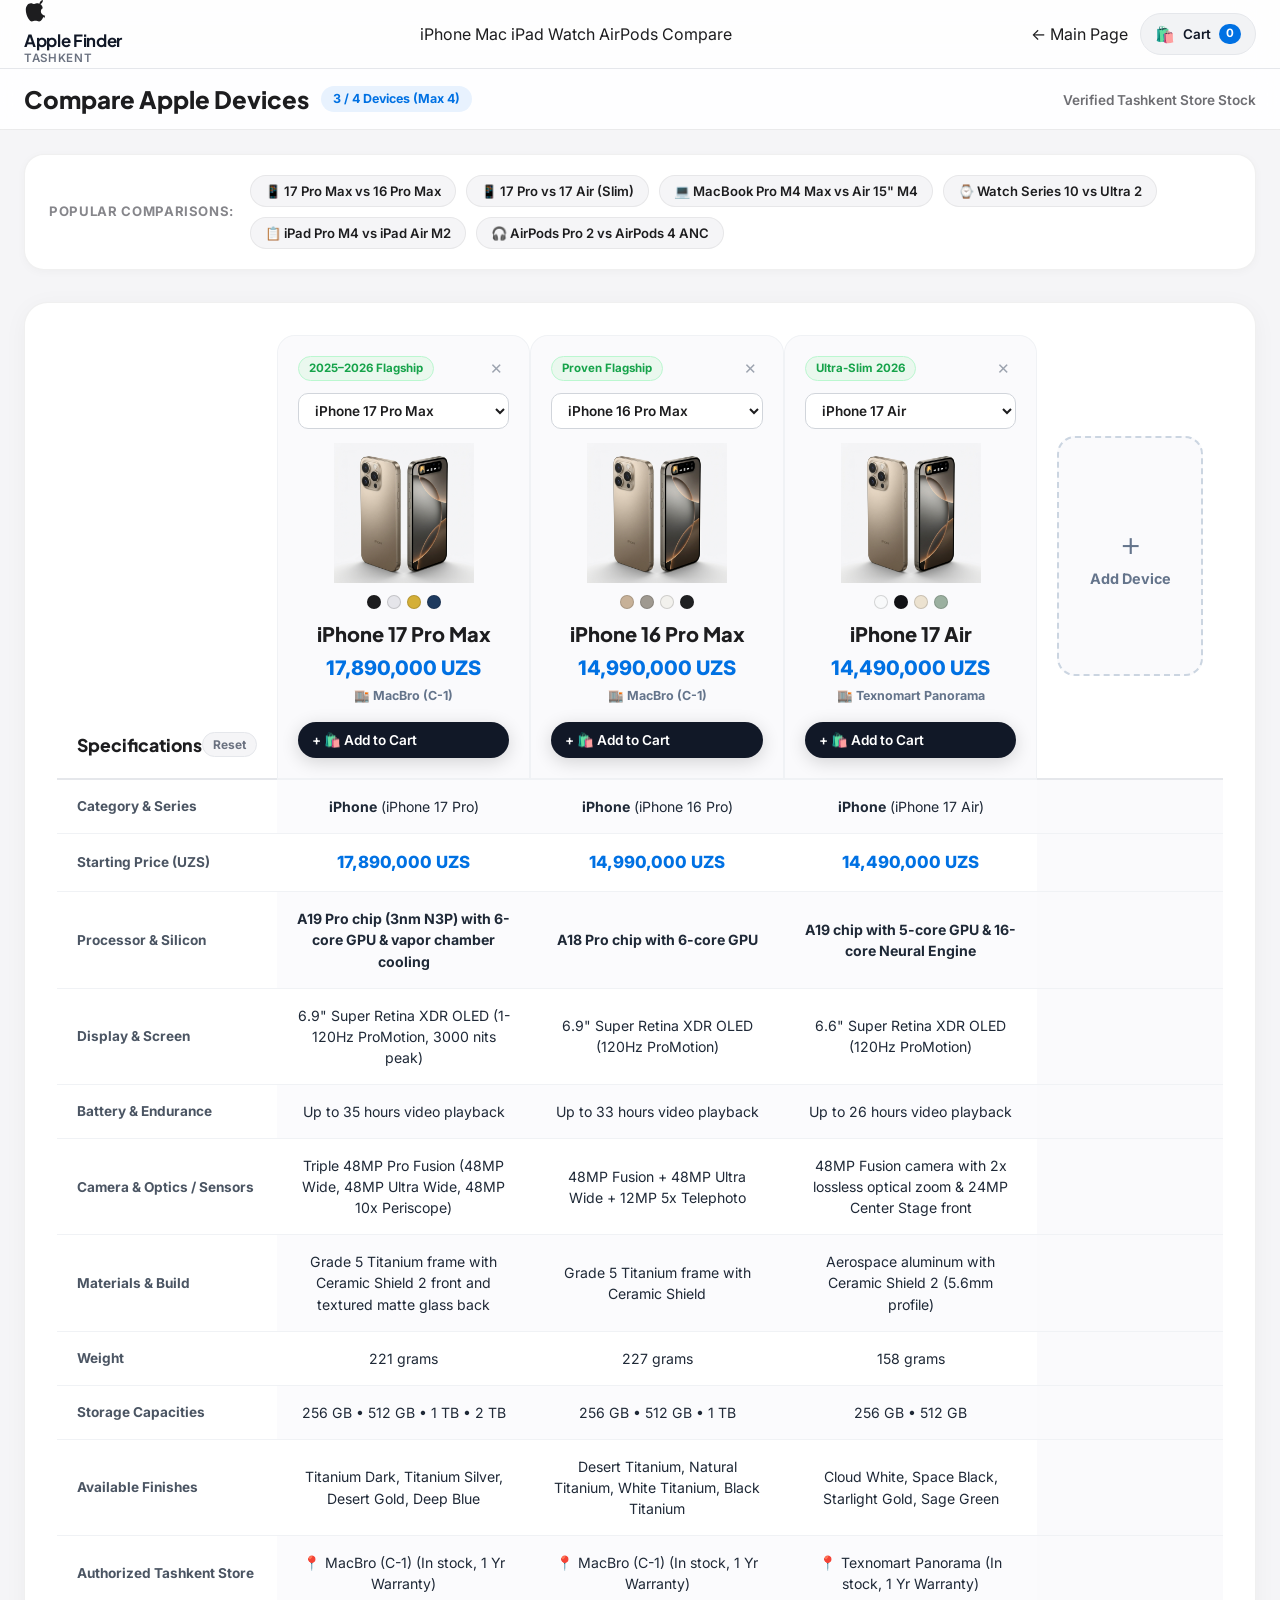
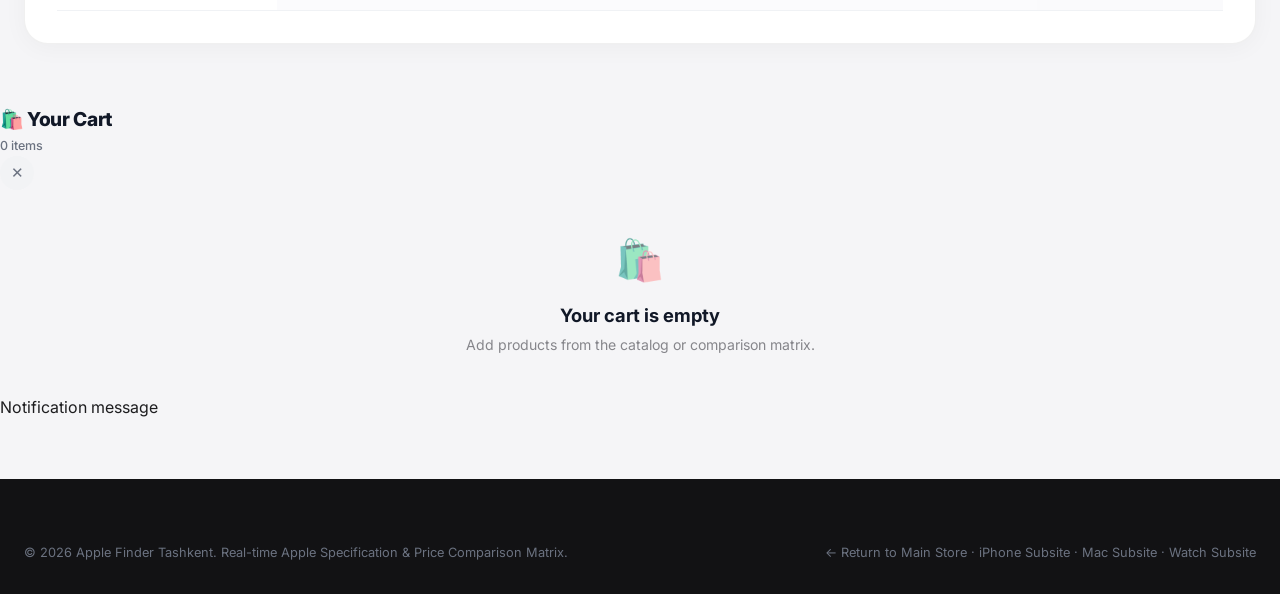
<file: pages/compare.html>
<!DOCTYPE html>
<html lang="en">
<head>
  <meta charset="UTF-8">
  <meta name="viewport" content="width=device-width, initial-scale=1.0">
  <title>Compare Apple Products — Apple Finder Tashkent</title>
  <meta name="description" content="Side-by-side interactive technical comparison of Apple devices in Tashkent. Compare chips, displays, cameras, battery, prices in UZS, and store availability.">
  <link rel="preconnect" href="https://fonts.googleapis.com">
  <link rel="preconnect" href="https://fonts.gstatic.com" crossorigin>
  <link href="https://fonts.googleapis.com/css2?family=Inter:wght@400;500;600;700&family=Plus+Jakarta+Sans:wght@500;600;700;800&display=swap" rel="stylesheet">
  <link rel="stylesheet" href="../css/styles.css">
  <link rel="stylesheet" href="../css/compare.css">
</head>
<body class="compare-page-body">

  <!-- ==================== TOP GLOBAL HEADER ==================== -->
  <header class="site-header hub-global-header">
    <div class="container header-inner">
      <a href="../index.html" class="brand-group" title="Back to Apple Finder">
        <div class="brand-logo-icon">
          <svg class="apple-svg-logo" viewBox="0 0 170 170" width="22" height="22" fill="currentColor">
            <path d="M150.37 130.25c-2.45 5.66-5.35 10.87-8.71 15.66-4.58 6.53-8.33 11.05-11.22 13.56-4.48 4.12-9.28 6.23-14.42 6.35-3.69 0-8.14-1.05-13.32-3.18-5.19-2.12-9.97-3.17-14.34-3.17-4.58 0-9.49 1.05-14.75 3.17-5.26 2.13-9.5 3.24-12.74 3.35-4.35.13-9.16-1.9-14.42-6.08-3.69-3.04-7.67-7.81-11.96-14.34-6.19-9.56-11.16-20.78-14.92-33.65-3.76-12.87-5.64-24.81-5.64-35.83 0-14.56 3.69-26.69 11.07-36.4 7.38-9.71 16.73-14.65 28.05-14.82 4.35 0 9.29 1.1 14.82 3.31 5.53 2.21 9.4 3.37 11.61 3.48 2.65-.22 6.77-1.44 12.36-3.65 5.59-2.21 10.33-3.21 14.23-3 10.97.43 19.82 4.33 26.54 11.71 6.72 7.38 10.8 16.48 12.24 27.29-9.78 5.86-14.6 14.12-14.46 24.76.14 8.7 3.49 16.03 10.05 21.99 6.56 5.96 14.23 9.44 23.01 10.45-2.02 6.52-4.58 13.08-7.68 19.68zM119.22 31.86c0-6.95 2.53-13.48 7.59-19.58 5.06-6.1 11.39-10.22 18.99-12.35.22 1.52.33 2.83.33 3.91 0 7.17-2.67 13.91-8 20.21-5.33 6.3-11.77 10.37-19.32 12.21-.59-1.52-.89-2.99-.89-4.4z"/>
          </svg>
        </div>
        <div class="brand-text">
          <span class="brand-name">Apple Finder</span>
          <span class="brand-country">Tashkent</span>
        </div>
      </a>

      <!-- Category Navigation Links -->
      <nav class="hub-categories-ribbon">
        <a href="iphone.html" class="cat-pill-switch">iPhone</a>
        <a href="mac.html" class="cat-pill-switch">Mac</a>
        <a href="ipad.html" class="cat-pill-switch">iPad</a>
        <a href="watch.html" class="cat-pill-switch">Watch</a>
        <a href="airpods.html" class="cat-pill-switch">AirPods</a>
        <a href="compare.html" class="cat-pill-switch active">Compare</a>
      </nav>

      <div class="header-actions">
        <a href="../index.html" class="btn-subtle-nav">← Main Page</a>
        <a href="cart.html" class="cart-btn" title="Shopping Cart">
          <span class="cart-icon">🛍️</span>
          <span class="cart-label">Cart</span>
          <span class="cart-count-pill" id="cartCount">0</span>
        </a>
      </div>
    </div>
  </header>

  <!-- ==================== SUB-NAV STRIP ==================== -->
  <div class="compare-subnav">
    <div class="container compare-subnav-inner">
      <div class="compare-subnav-title-wrap">
        <h1 class="compare-title">Compare Apple Devices</h1>
        <span class="compare-count-tag" id="compareActiveCount">3 / 4 Devices (Max 4)</span>
      </div>

      <div>
        <span style="font-size: 0.85rem; color: #6e6e73; font-weight: 600;">Verified Tashkent Store Stock</span>
      </div>
    </div>
  </div>

  <main class="compare-main-content">
    
    <!-- ==================== POPULAR COMPARISON PRESETS ==================== -->
    <section class="compare-presets-section">
      <div class="container">
        <div class="presets-card">
          <span class="presets-label">Popular Comparisons:</span>
          <div class="presets-buttons-wrap">
            <button class="preset-chip" onclick="setComparePreset(['iphone-17-pro-max', 'iphone-16-pro-max'])">
              📱 17 Pro Max vs 16 Pro Max
            </button>
            <button class="preset-chip" onclick="setComparePreset(['iphone-17-pro', 'iphone-17-air'])">
              📱 17 Pro vs 17 Air (Slim)
            </button>
            <button class="preset-chip" onclick="setComparePreset(['macbook-pro-16-m4-max', 'macbook-air-15-m4'])">
              💻 MacBook Pro M4 Max vs Air 15" M4
            </button>
            <button class="preset-chip" onclick="setComparePreset(['apple-watch-series-10', 'apple-watch-ultra-2-black'])">
              ⌚ Watch Series 10 vs Ultra 2
            </button>
            <button class="preset-chip" onclick="setComparePreset(['ipad-pro-13-m4', 'ipad-air-13-m2'])">
              📋 iPad Pro M4 vs iPad Air M2
            </button>
            <button class="preset-chip" onclick="setComparePreset(['airpods-pro-2-hearing', 'airpods-4-anc'])">
              🎧 AirPods Pro 2 vs AirPods 4 ANC
            </button>
          </div>
        </div>
      </div>
    </section>

    <!-- ==================== DYNAMIC COMPARISON MATRIX ==================== -->
    <section class="compare-table-section">
      <div class="container">
        <div class="compare-table-card" id="compareTableContainer">
          <!-- Rendered dynamically by js/compare.js -->
        </div>
      </div>
    </section>

  </main>

  <!-- ==================== CART DRAWER ==================== -->
  <div class="cart-drawer-backdrop" id="cartDrawerBackdrop" onclick="closeCartDrawer(event)">
    <div class="cart-drawer-panel" onclick="event.stopPropagation()">
      <div class="cart-drawer-header">
        <div class="cart-header-title-wrap">
          <h3 class="cart-title">🛍️ Your Cart</h3>
          <span class="cart-subtitle" id="cartItemCountLabel">0 items</span>
        </div>
        <button class="cart-close-btn" onclick="toggleCartDrawer()" title="Close">✕</button>
      </div>

      <div class="cart-items-container" id="cartItemsList">
        <!-- Injected via js/compare.js -->
      </div>

      <div class="cart-footer" id="cartFooter">
        <div class="cart-total-row">
          <span class="cart-total-label">Total Estimated Price:</span>
          <span class="cart-total-amount" id="cartTotalPrice">0 UZS</span>
        </div>
        <div class="cart-actions-row">
          <button class="btn-primary btn-cart-checkout" onclick="proceedCartCheckout()">
            <span>Proceed to Reservation →</span>
          </button>
          <button class="btn-clear-cart" onclick="clearCart()">Clear</button>
        </div>
      </div>
    </div>
  </div>

  <!-- Detailed Product Modal (Dynamic for all 30 products) -->
  <div class="modal-backdrop" id="productDetailModal" onclick="closeProductDetailModal(event)"></div>

  <!-- Reservation Modal -->
  <div class="modal-backdrop" id="reservationModal" onclick="closeModal('reservationModal')">
    <div class="modal-card" onclick="event.stopPropagation()">
      <div class="modal-header">
        <h3 class="modal-title">Device Reservation (Tashkent)</h3>
        <button class="modal-close" onclick="closeModal('reservationModal')">✕</button>
      </div>
      <div class="modal-body">
        <p class="modal-desc">
          Your reservation has been confirmed! An SMS code will be sent to confirm device hold at the selected Tashkent retailer.
        </p>
        <div class="modal-selected-summary">
          <div id="modalProductName" style="font-weight: 700; color: #1d1d1f; margin-bottom: 4px;">Selected Device</div>
          <div id="modalStoreName" style="color: #0071e3; font-size: 0.9rem;">Verified Tashkent Store</div>
        </div>
        <button class="btn-primary" style="width: 100%; margin-top: 20px;" onclick="closeModal('reservationModal')">
          Done
        </button>
      </div>
    </div>
  </div>

  <!-- Toast Notification -->
  <div class="app-toast" id="appToast">Notification message</div>

  <!-- Footer -->
  <footer class="site-footer">
    <div class="container footer-bottom">
      <p>© 2026 Apple Finder Tashkent. Real-time Apple Specification & Price Comparison Matrix.</p>
      <div class="footer-links-inline">
        <a href="../index.html">← Return to Main Store</a> · 
        <a href="iphone.html">iPhone Subsite</a> · 
        <a href="mac.html">Mac Subsite</a> · 
        <a href="watch.html">Watch Subsite</a>
      </div>
    </div>
  </footer>

  <script src="../js/data.js"></script>
  <script src="../js/cart.js"></script>
  <script src="../js/script.js"></script>
  <script src="../js/compare.js"></script>
</body>
</html>
</file>
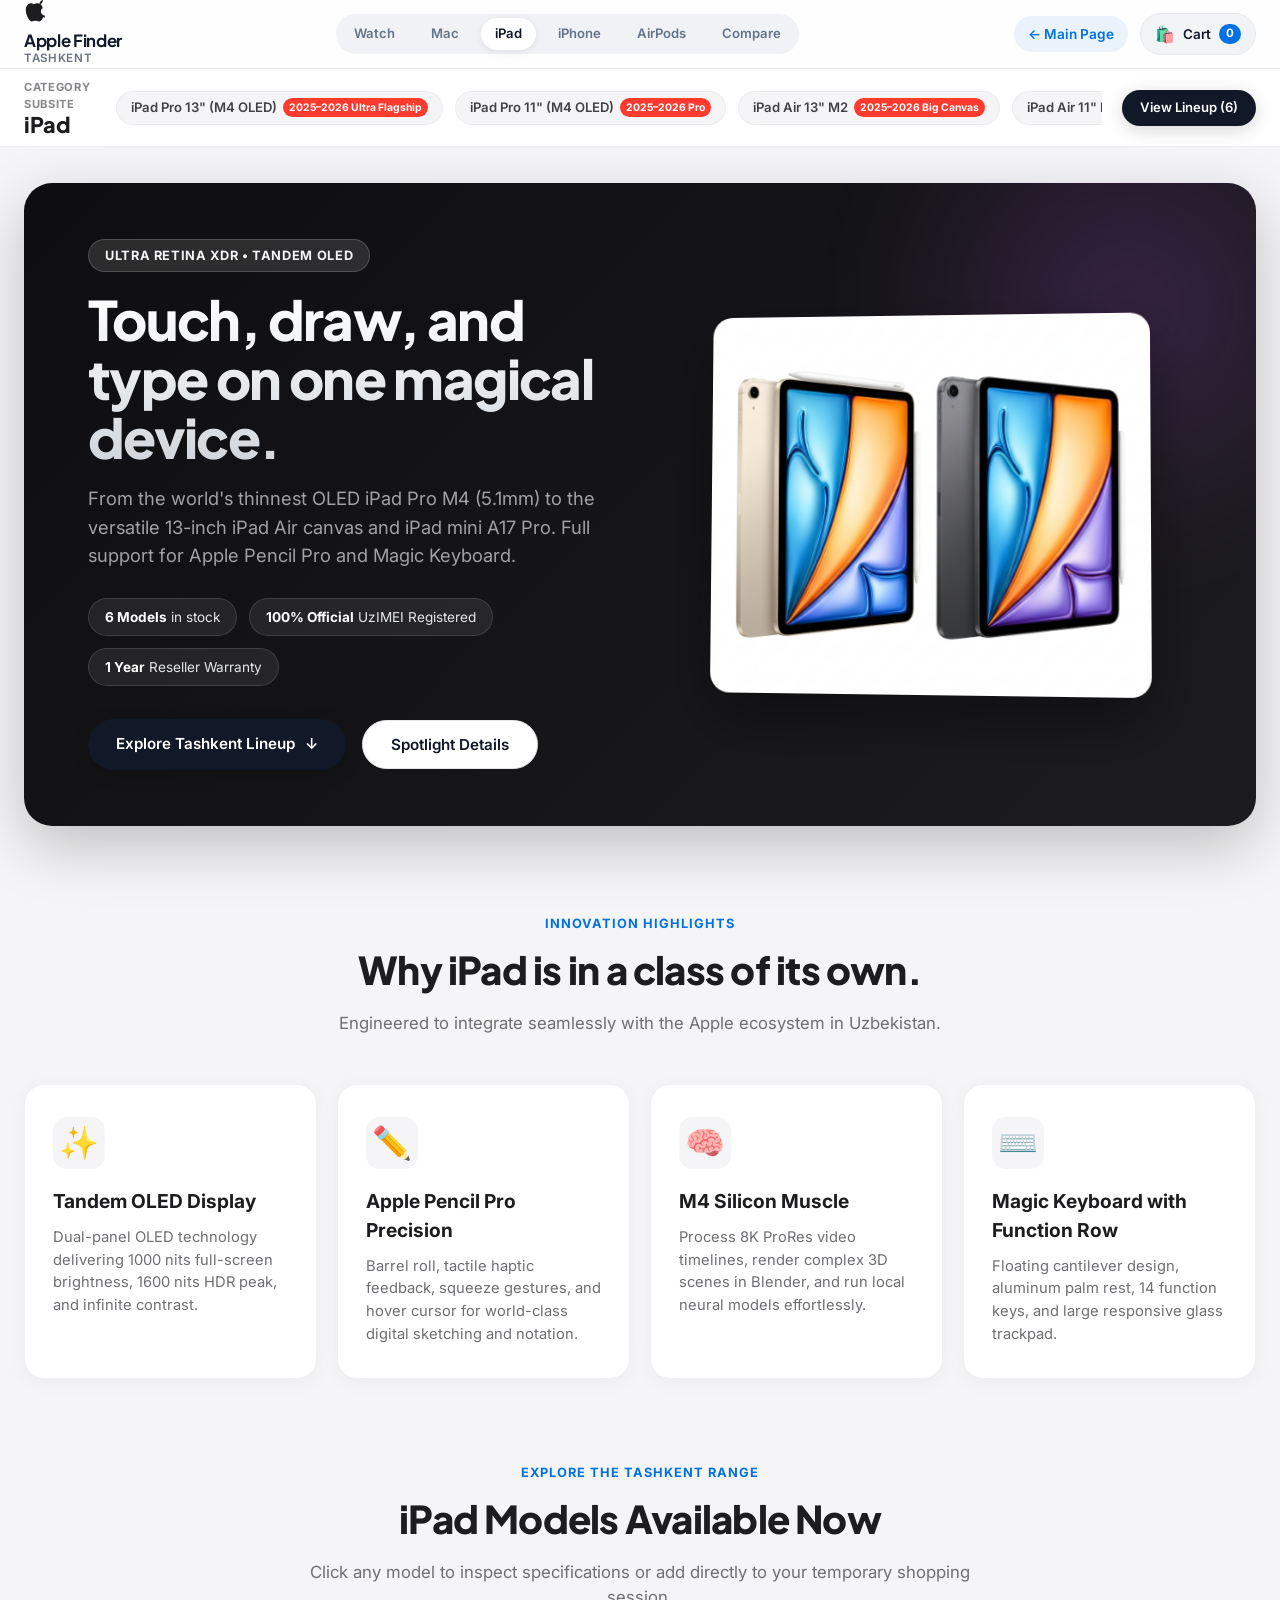
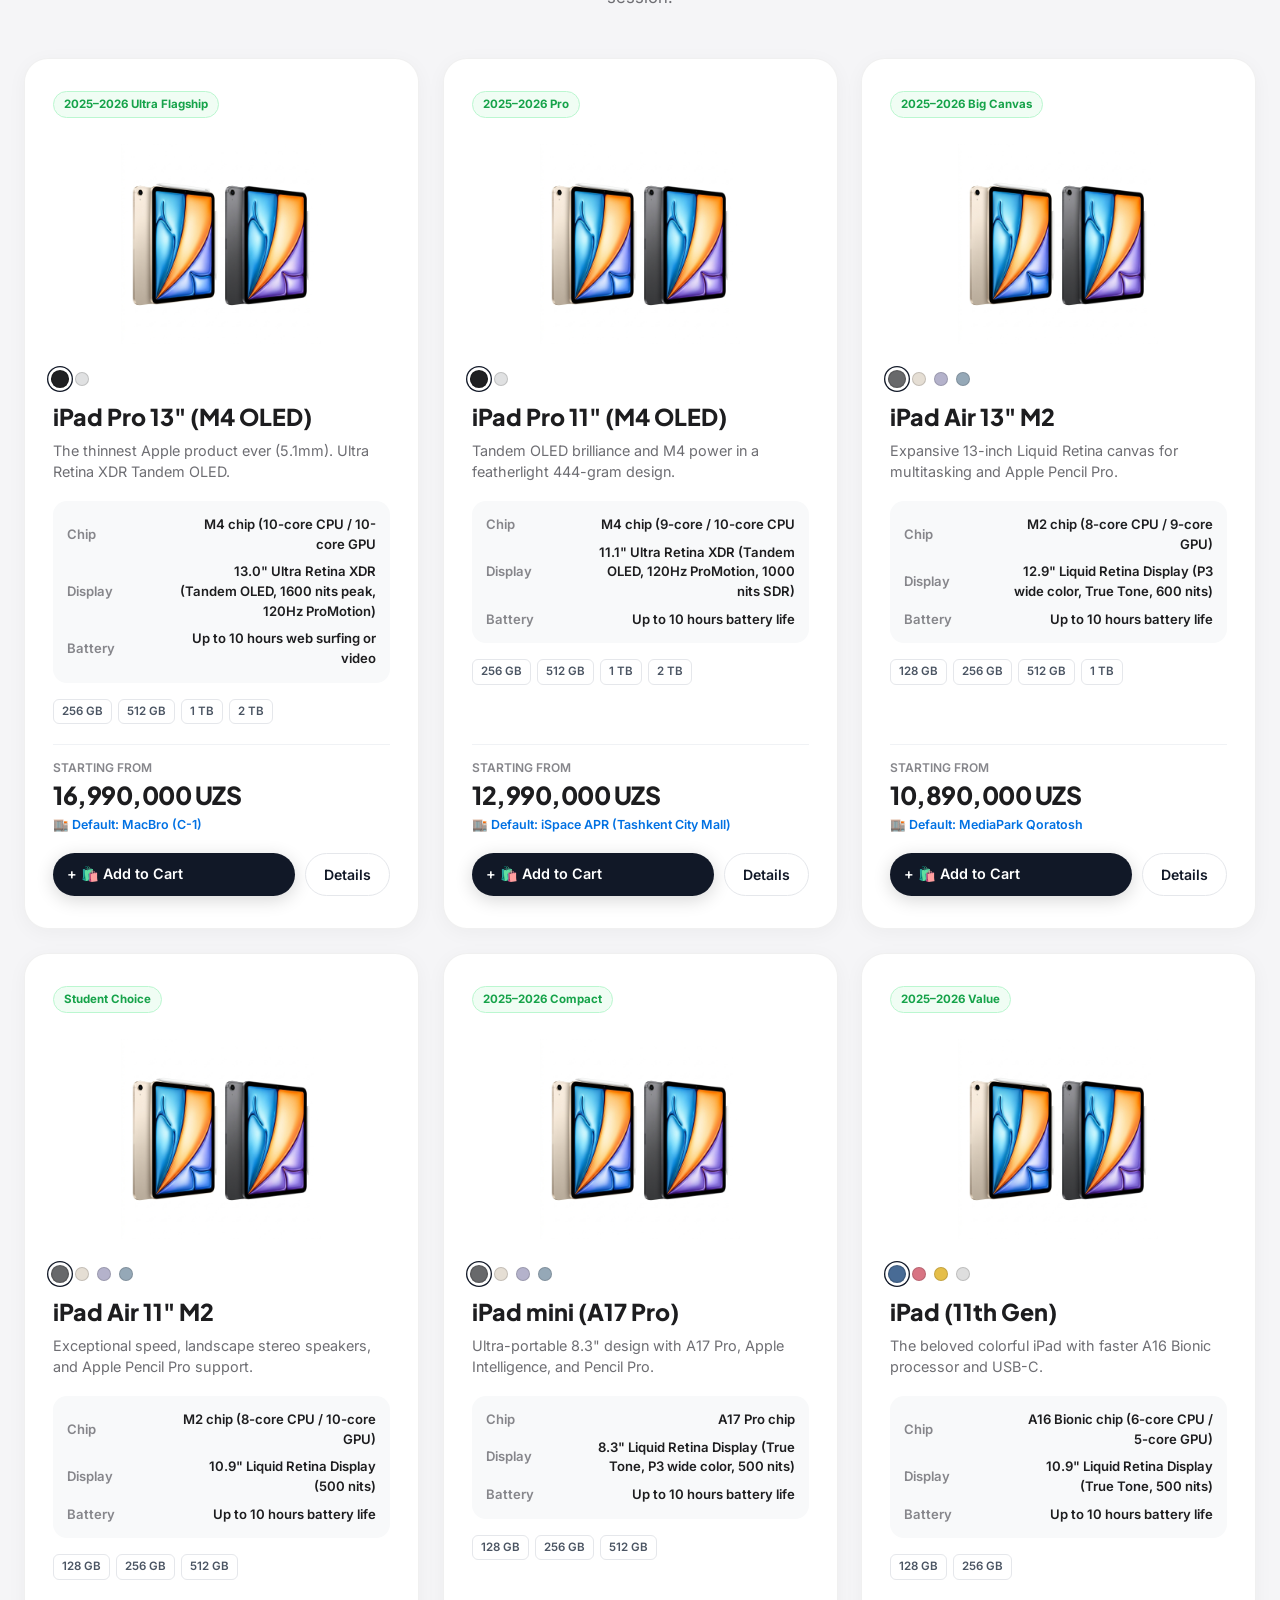
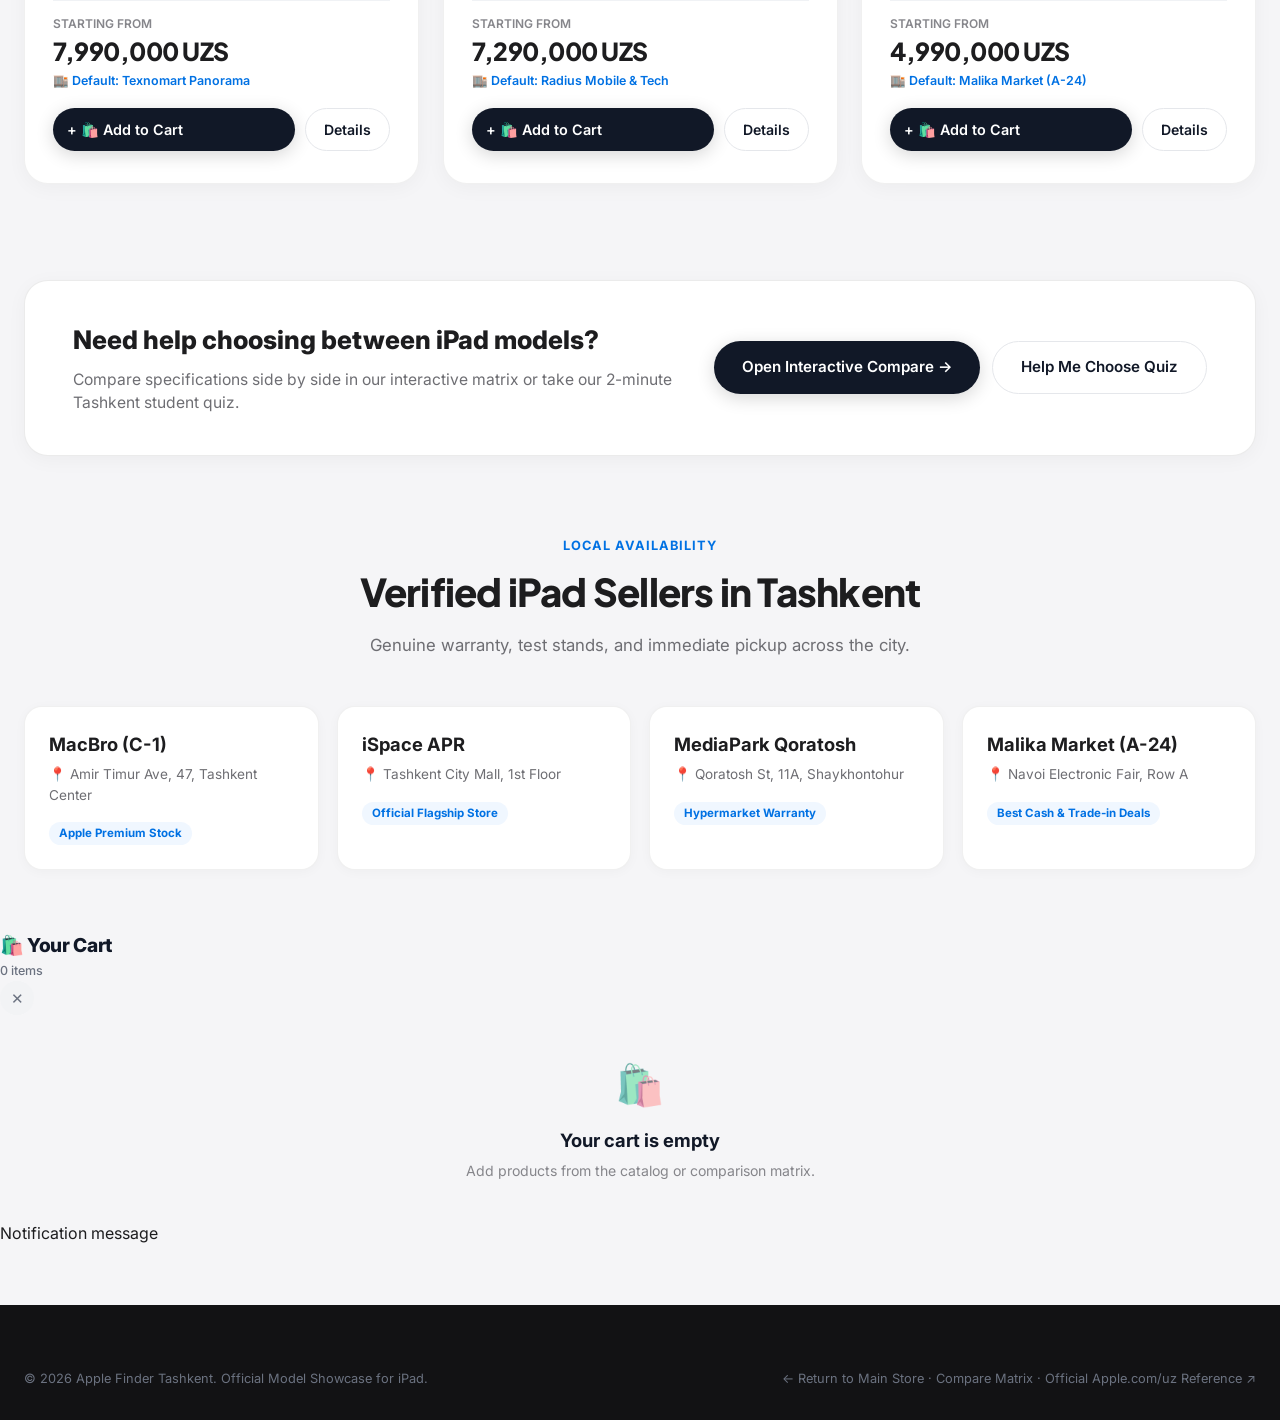
<file: pages/ipad.html>
<!DOCTYPE html>
<html lang="en">
<head>
  <meta charset="UTF-8">
  <meta name="viewport" content="width=device-width, initial-scale=1.0">
  <title>iPad (2025–2026 M4 & A17 Pro) — Apple Finder Tashkent</title>
  <meta name="description" content="From the world's thinnest OLED iPad Pro M4 (5.1mm) to the versatile 13-inch iPad Air canvas and iPad mini A17 Pro. Full support for Apple Pencil Pro and Magic Keyboard.">
  <link rel="preconnect" href="https://fonts.googleapis.com">
  <link rel="preconnect" href="https://fonts.gstatic.com" crossorigin>
  <link href="https://fonts.googleapis.com/css2?family=Inter:wght@400;500;600;700&family=Plus+Jakarta+Sans:wght@500;600;700;800&display=swap" rel="stylesheet">
  <link rel="stylesheet" href="../css/styles.css">
  <link rel="stylesheet" href="../css/hub_styles.css">
</head>
<body class="hub-page-body">

  <!-- ==================== TOP GLOBAL NAVIGATION ==================== -->
  <header class="site-header hub-global-header">
    <div class="container header-inner">
      <a href="../index.html" class="brand-group" title="Back to Apple Finder">
        <div class="brand-logo-icon">
          <svg class="apple-svg-logo" viewBox="0 0 170 170" width="22" height="22" fill="currentColor">
            <path d="M150.37 130.25c-2.45 5.66-5.35 10.87-8.71 15.66-4.58 6.53-8.33 11.05-11.22 13.56-4.48 4.12-9.28 6.23-14.42 6.35-3.69 0-8.14-1.05-13.32-3.18-5.19-2.12-9.97-3.17-14.34-3.17-4.58 0-9.49 1.05-14.75 3.17-5.26 2.13-9.5 3.24-12.74 3.35-4.35.13-9.16-1.9-14.42-6.08-3.69-3.04-7.67-7.81-11.96-14.34-6.19-9.56-11.16-20.78-14.92-33.65-3.76-12.87-5.64-24.81-5.64-35.83 0-14.56 3.69-26.69 11.07-36.4 7.38-9.71 16.73-14.65 28.05-14.82 4.35 0 9.29 1.1 14.82 3.31 5.53 2.21 9.4 3.37 11.61 3.48 2.65-.22 6.77-1.44 12.36-3.65 5.59-2.21 10.33-3.21 14.23-3 10.97.43 19.82 4.33 26.54 11.71 6.72 7.38 10.8 16.48 12.24 27.29-9.78 5.86-14.6 14.12-14.46 24.76.14 8.7 3.49 16.03 10.05 21.99 6.56 5.96 14.23 9.44 23.01 10.45-2.02 6.52-4.58 13.08-7.68 19.68zM119.22 31.86c0-6.95 2.53-13.48 7.59-19.58 5.06-6.1 11.39-10.22 18.99-12.35.22 1.52.33 2.83.33 3.91 0 7.17-2.67 13.91-8 20.21-5.33 6.3-11.77 10.37-19.32 12.21-.59-1.52-.89-2.99-.89-4.4z"/>
          </svg>
        </div>
        <div class="brand-text">
          <span class="brand-name">Apple Finder</span>
          <span class="brand-country">Tashkent</span>
        </div>
      </a>

      <!-- Category Pill Navigation -->
      <nav class="hub-categories-ribbon">
        
      <a href="watch.html" class="cat-pill-switch ">
        Watch
      </a>
    
      <a href="mac.html" class="cat-pill-switch ">
        Mac
      </a>
    
      <a href="ipad.html" class="cat-pill-switch active">
        iPad
      </a>
    
      <a href="iphone.html" class="cat-pill-switch ">
        iPhone
      </a>
    
      <a href="airpods.html" class="cat-pill-switch ">
        AirPods
      </a>
    
        <a href="compare.html" class="cat-pill-switch">Compare</a>
      </nav>

      <div class="header-actions">
        <a href="../index.html" class="btn-subtle-nav">← Main Page</a>
        <a href="cart.html" class="cart-btn" title="Shopping Cart">
          <span class="cart-icon">🛍️</span>
          <span class="cart-label">Cart</span>
          <span class="cart-count-pill" id="cartCount">0</span>
        </a>
      </div>
    </div>
  </header>

  <!-- ==================== CATEGORY SUB-NAV BAR (Apple.com style) ==================== -->
  <div class="hub-subnav-strip">
    <div class="container hub-subnav-inner">
      <div class="hub-subnav-title-group">
        <span class="hub-subnav-eyebrow">Category Subsite</span>
        <h2 class="hub-subnav-headline">iPad</h2>
      </div>

      <div class="hub-subnav-models">
        
    <a href="#model-ipad-pro-13-m4" class="cat-subnav-link">
      <span class="cat-subnav-name">iPad Pro 13" (M4 OLED)</span>
      <span class="cat-subnav-tag">2025–2026 Ultra Flagship</span>
    </a>
  
    <a href="#model-ipad-pro-11-m4" class="cat-subnav-link">
      <span class="cat-subnav-name">iPad Pro 11" (M4 OLED)</span>
      <span class="cat-subnav-tag">2025–2026 Pro</span>
    </a>
  
    <a href="#model-ipad-air-13-m2" class="cat-subnav-link">
      <span class="cat-subnav-name">iPad Air 13" M2</span>
      <span class="cat-subnav-tag">2025–2026 Big Canvas</span>
    </a>
  
    <a href="#model-ipad-air-11-m2" class="cat-subnav-link">
      <span class="cat-subnav-name">iPad Air 11" M2</span>
      <span class="cat-subnav-tag">Student Choice</span>
    </a>
  
    <a href="#model-ipad-mini-7-a17-pro" class="cat-subnav-link">
      <span class="cat-subnav-name">iPad mini (A17 Pro)</span>
      <span class="cat-subnav-tag">2025–2026 Compact</span>
    </a>
  
    <a href="#model-ipad-11-gen" class="cat-subnav-link">
      <span class="cat-subnav-name">iPad (11th Gen)</span>
      <span class="cat-subnav-tag">2025–2026 Value</span>
    </a>
  
      </div>

      <div class="hub-subnav-right">
        <a href="#lineup-section" class="btn-primary hub-subnav-cta">View Lineup (6)</a>
      </div>
    </div>
  </div>

  <main class="hub-main-content">
    
    <!-- ==================== HERO SHOWCASE BANNER ==================== -->
    <section class="hub-hero-section">
      <div class="container">
        <div class="hub-hero-card" style="--accent-hub: #af52de;">
          <div class="hub-hero-glare"></div>
          <div class="hub-hero-info">
            <div class="hub-hero-badge">Ultra Retina XDR • Tandem OLED</div>
            <h1 class="hub-hero-title">Touch, draw, and type on one magical device.</h1>
            <p class="hub-hero-desc">From the world's thinnest OLED iPad Pro M4 (5.1mm) to the versatile 13-inch iPad Air canvas and iPad mini A17 Pro. Full support for Apple Pencil Pro and Magic Keyboard.</p>
            
            <div class="hub-hero-meta-row">
              <div class="hub-meta-pill">
                <strong>6 Models</strong> in stock
              </div>
              <div class="hub-meta-pill">
                <strong>100% Official</strong> UzIMEI Registered
              </div>
              <div class="hub-meta-pill">
                <strong>1 Year</strong> Reseller Warranty
              </div>
            </div>

            <div class="hub-hero-actions">
              <a href="#lineup-section" class="btn-primary">
                <span>Explore Tashkent Lineup</span>
                <span>↓</span>
              </a>
              <button class="btn-secondary" onclick="openProductDetailModal('ipad-pro-13-m4')">
                <span>Spotlight Details</span>
              </button>
            </div>
          </div>

          <div class="hub-hero-media">
            <div class="hub-hero-img-wrap">
              <img src="../assets/images/ipad.jpg" alt="iPad" class="hub-hero-img">
            </div>
          </div>
        </div>
      </div>
    </section>

    <!-- ==================== WHY APPLE [CATEGORY] ==================== -->
    <section class="hub-features-section">
      <div class="container">
        <div class="hub-section-header">
          <span class="hub-section-eyebrow">Innovation Highlights</span>
          <h2 class="hub-section-title">Why iPad is in a class of its own.</h2>
          <p class="hub-section-sub">Engineered to integrate seamlessly with the Apple ecosystem in Uzbekistan.</p>
        </div>

        <div class="hub-features-grid">
          
    <div class="hub-feature-box">
      <div class="hub-feature-icon">✨</div>
      <h4 class="hub-feature-title">Tandem OLED Display</h4>
      <p class="hub-feature-desc">Dual-panel OLED technology delivering 1000 nits full-screen brightness, 1600 nits HDR peak, and infinite contrast.</p>
    </div>
  
    <div class="hub-feature-box">
      <div class="hub-feature-icon">✏️</div>
      <h4 class="hub-feature-title">Apple Pencil Pro Precision</h4>
      <p class="hub-feature-desc">Barrel roll, tactile haptic feedback, squeeze gestures, and hover cursor for world-class digital sketching and notation.</p>
    </div>
  
    <div class="hub-feature-box">
      <div class="hub-feature-icon">🧠</div>
      <h4 class="hub-feature-title">M4 Silicon Muscle</h4>
      <p class="hub-feature-desc">Process 8K ProRes video timelines, render complex 3D scenes in Blender, and run local neural models effortlessly.</p>
    </div>
  
    <div class="hub-feature-box">
      <div class="hub-feature-icon">⌨️</div>
      <h4 class="hub-feature-title">Magic Keyboard with Function Row</h4>
      <p class="hub-feature-desc">Floating cantilever design, aluminum palm rest, 14 function keys, and large responsive glass trackpad.</p>
    </div>
  
        </div>
      </div>
    </section>

    <!-- ==================== COMPLETE CATEGORY LINEUP ==================== -->
    <section class="hub-lineup-section" id="lineup-section">
      <div class="container">
        <div class="hub-section-header">
          <span class="hub-section-eyebrow">Explore the Tashkent Range</span>
          <h2 class="hub-section-title">iPad Models Available Now</h2>
          <p class="hub-section-sub">Click any model to inspect specifications or add directly to your temporary shopping session.</p>
        </div>

        <div class="hub-cards-grid">
          
      <div class="hub-product-card" id="model-ipad-pro-13-m4">
        <div class="hub-card-top-badge">2025–2026 Ultra Flagship</div>
        <div class="hub-card-image-box" onclick="openProductDetailModal('ipad-pro-13-m4')" style="cursor: pointer;" title="Click to view full specifications & Tashkent stores">
          <img src="../assets/images/ipad.jpg" alt="iPad Pro 13" (M4 OLED)" class="hub-card-img">
        </div>
        
        <div class="hub-card-colors">
          
      <span class="color-dot active" style="background: #1f2022;" title="Space Black"></span>
    
      <span class="color-dot " style="background: #e0e1e2;" title="Silver"></span>
    
        </div>

        <h3 class="hub-card-title" onclick="openProductDetailModal('ipad-pro-13-m4')" style="cursor: pointer;" title="Click to view details">iPad Pro 13" (M4 OLED)</h3>
        <p class="hub-card-tagline">The thinnest Apple product ever (5.1mm). Ultra Retina XDR Tandem OLED.</p>
        
        <div class="hub-specs-summary" onclick="openProductDetailModal('ipad-pro-13-m4')" style="cursor: pointer;">
          <div class="hub-spec-row">
            <span class="hub-spec-label">Chip</span>
            <span class="hub-spec-val">M4 chip (10-core CPU / 10-core GPU </span>
          </div>
          <div class="hub-spec-row">
            <span class="hub-spec-label">Display</span>
            <span class="hub-spec-val">13.0" Ultra Retina XDR (Tandem OLED, 1600 nits peak, 120Hz ProMotion)</span>
          </div>
          <div class="hub-spec-row">
            <span class="hub-spec-label">Battery</span>
            <span class="hub-spec-val">Up to 10 hours web surfing or video</span>
          </div>
        </div>

        <div class="hub-storage-row">
      <span class="hub-storage-chip">256 GB</span>
    
      <span class="hub-storage-chip">512 GB</span>
    
      <span class="hub-storage-chip">1 TB</span>
    
      <span class="hub-storage-chip">2 TB</span>
    </div>

        <div class="hub-price-box">
          <span class="hub-price-from">Starting from</span>
          <span class="hub-price-val">16,990,000 UZS</span>
          <span class="hub-price-store">🏬 Default: MacBro (C-1)</span>
        </div>

        <div class="hub-actions-row">
          <button class="btn-primary hub-btn-cart" data-cart-product-id="ipad-pro-13-m4" onclick="addToCart('ipad-pro-13-m4')">
            <span>+ 🛍️ Add to Cart</span>
          </button>
          <button class="btn-secondary hub-btn-details" onclick="openProductDetailModal('ipad-pro-13-m4')">
            Details
          </button>
        </div>
      </div>
    
      <div class="hub-product-card" id="model-ipad-pro-11-m4">
        <div class="hub-card-top-badge">2025–2026 Pro</div>
        <div class="hub-card-image-box" onclick="openProductDetailModal('ipad-pro-11-m4')" style="cursor: pointer;" title="Click to view full specifications & Tashkent stores">
          <img src="../assets/images/ipad.jpg" alt="iPad Pro 11" (M4 OLED)" class="hub-card-img">
        </div>
        
        <div class="hub-card-colors">
          
      <span class="color-dot active" style="background: #1f2022;" title="Space Black"></span>
    
      <span class="color-dot " style="background: #e0e1e2;" title="Silver"></span>
    
        </div>

        <h3 class="hub-card-title" onclick="openProductDetailModal('ipad-pro-11-m4')" style="cursor: pointer;" title="Click to view details">iPad Pro 11" (M4 OLED)</h3>
        <p class="hub-card-tagline">Tandem OLED brilliance and M4 power in a featherlight 444-gram design.</p>
        
        <div class="hub-specs-summary" onclick="openProductDetailModal('ipad-pro-11-m4')" style="cursor: pointer;">
          <div class="hub-spec-row">
            <span class="hub-spec-label">Chip</span>
            <span class="hub-spec-val">M4 chip (9-core / 10-core CPU </span>
          </div>
          <div class="hub-spec-row">
            <span class="hub-spec-label">Display</span>
            <span class="hub-spec-val">11.1" Ultra Retina XDR (Tandem OLED, 120Hz ProMotion, 1000 nits SDR)</span>
          </div>
          <div class="hub-spec-row">
            <span class="hub-spec-label">Battery</span>
            <span class="hub-spec-val">Up to 10 hours battery life</span>
          </div>
        </div>

        <div class="hub-storage-row">
      <span class="hub-storage-chip">256 GB</span>
    
      <span class="hub-storage-chip">512 GB</span>
    
      <span class="hub-storage-chip">1 TB</span>
    
      <span class="hub-storage-chip">2 TB</span>
    </div>

        <div class="hub-price-box">
          <span class="hub-price-from">Starting from</span>
          <span class="hub-price-val">12,990,000 UZS</span>
          <span class="hub-price-store">🏬 Default: iSpace APR (Tashkent City Mall)</span>
        </div>

        <div class="hub-actions-row">
          <button class="btn-primary hub-btn-cart" data-cart-product-id="ipad-pro-11-m4" onclick="addToCart('ipad-pro-11-m4')">
            <span>+ 🛍️ Add to Cart</span>
          </button>
          <button class="btn-secondary hub-btn-details" onclick="openProductDetailModal('ipad-pro-11-m4')">
            Details
          </button>
        </div>
      </div>
    
      <div class="hub-product-card" id="model-ipad-air-13-m2">
        <div class="hub-card-top-badge">2025–2026 Big Canvas</div>
        <div class="hub-card-image-box" onclick="openProductDetailModal('ipad-air-13-m2')" style="cursor: pointer;" title="Click to view full specifications & Tashkent stores">
          <img src="../assets/images/ipad.jpg" alt="iPad Air 13" M2" class="hub-card-img">
        </div>
        
        <div class="hub-card-colors">
          
      <span class="color-dot active" style="background: #68696b;" title="Space Gray"></span>
    
      <span class="color-dot " style="background: #e5ded4;" title="Starlight"></span>
    
      <span class="color-dot " style="background: #b4b2cb;" title="Purple"></span>
    
      <span class="color-dot " style="background: #95a8b7;" title="Blue"></span>
    
        </div>

        <h3 class="hub-card-title" onclick="openProductDetailModal('ipad-air-13-m2')" style="cursor: pointer;" title="Click to view details">iPad Air 13" M2</h3>
        <p class="hub-card-tagline">Expansive 13-inch Liquid Retina canvas for multitasking and Apple Pencil Pro.</p>
        
        <div class="hub-specs-summary" onclick="openProductDetailModal('ipad-air-13-m2')" style="cursor: pointer;">
          <div class="hub-spec-row">
            <span class="hub-spec-label">Chip</span>
            <span class="hub-spec-val">M2 chip (8-core CPU / 9-core GPU)</span>
          </div>
          <div class="hub-spec-row">
            <span class="hub-spec-label">Display</span>
            <span class="hub-spec-val">12.9" Liquid Retina Display (P3 wide color, True Tone, 600 nits)</span>
          </div>
          <div class="hub-spec-row">
            <span class="hub-spec-label">Battery</span>
            <span class="hub-spec-val">Up to 10 hours battery life</span>
          </div>
        </div>

        <div class="hub-storage-row">
      <span class="hub-storage-chip">128 GB</span>
    
      <span class="hub-storage-chip">256 GB</span>
    
      <span class="hub-storage-chip">512 GB</span>
    
      <span class="hub-storage-chip">1 TB</span>
    </div>

        <div class="hub-price-box">
          <span class="hub-price-from">Starting from</span>
          <span class="hub-price-val">10,890,000 UZS</span>
          <span class="hub-price-store">🏬 Default: MediaPark Qoratosh</span>
        </div>

        <div class="hub-actions-row">
          <button class="btn-primary hub-btn-cart" data-cart-product-id="ipad-air-13-m2" onclick="addToCart('ipad-air-13-m2')">
            <span>+ 🛍️ Add to Cart</span>
          </button>
          <button class="btn-secondary hub-btn-details" onclick="openProductDetailModal('ipad-air-13-m2')">
            Details
          </button>
        </div>
      </div>
    
      <div class="hub-product-card" id="model-ipad-air-11-m2">
        <div class="hub-card-top-badge">Student Choice</div>
        <div class="hub-card-image-box" onclick="openProductDetailModal('ipad-air-11-m2')" style="cursor: pointer;" title="Click to view full specifications & Tashkent stores">
          <img src="../assets/images/ipad.jpg" alt="iPad Air 11" M2" class="hub-card-img">
        </div>
        
        <div class="hub-card-colors">
          
      <span class="color-dot active" style="background: #68696b;" title="Space Gray"></span>
    
      <span class="color-dot " style="background: #e5ded4;" title="Starlight"></span>
    
      <span class="color-dot " style="background: #b4b2cb;" title="Purple"></span>
    
      <span class="color-dot " style="background: #95a8b7;" title="Blue"></span>
    
        </div>

        <h3 class="hub-card-title" onclick="openProductDetailModal('ipad-air-11-m2')" style="cursor: pointer;" title="Click to view details">iPad Air 11" M2</h3>
        <p class="hub-card-tagline">Exceptional speed, landscape stereo speakers, and Apple Pencil Pro support.</p>
        
        <div class="hub-specs-summary" onclick="openProductDetailModal('ipad-air-11-m2')" style="cursor: pointer;">
          <div class="hub-spec-row">
            <span class="hub-spec-label">Chip</span>
            <span class="hub-spec-val">M2 chip (8-core CPU / 10-core GPU)</span>
          </div>
          <div class="hub-spec-row">
            <span class="hub-spec-label">Display</span>
            <span class="hub-spec-val">10.9" Liquid Retina Display (500 nits)</span>
          </div>
          <div class="hub-spec-row">
            <span class="hub-spec-label">Battery</span>
            <span class="hub-spec-val">Up to 10 hours battery life</span>
          </div>
        </div>

        <div class="hub-storage-row">
      <span class="hub-storage-chip">128 GB</span>
    
      <span class="hub-storage-chip">256 GB</span>
    
      <span class="hub-storage-chip">512 GB</span>
    </div>

        <div class="hub-price-box">
          <span class="hub-price-from">Starting from</span>
          <span class="hub-price-val">7,990,000 UZS</span>
          <span class="hub-price-store">🏬 Default: Texnomart Panorama</span>
        </div>

        <div class="hub-actions-row">
          <button class="btn-primary hub-btn-cart" data-cart-product-id="ipad-air-11-m2" onclick="addToCart('ipad-air-11-m2')">
            <span>+ 🛍️ Add to Cart</span>
          </button>
          <button class="btn-secondary hub-btn-details" onclick="openProductDetailModal('ipad-air-11-m2')">
            Details
          </button>
        </div>
      </div>
    
      <div class="hub-product-card" id="model-ipad-mini-7-a17-pro">
        <div class="hub-card-top-badge">2025–2026 Compact</div>
        <div class="hub-card-image-box" onclick="openProductDetailModal('ipad-mini-7-a17-pro')" style="cursor: pointer;" title="Click to view full specifications & Tashkent stores">
          <img src="../assets/images/ipad.jpg" alt="iPad mini (A17 Pro)" class="hub-card-img">
        </div>
        
        <div class="hub-card-colors">
          
      <span class="color-dot active" style="background: #68696b;" title="Space Gray"></span>
    
      <span class="color-dot " style="background: #e5ded4;" title="Starlight"></span>
    
      <span class="color-dot " style="background: #b4b2cb;" title="Purple"></span>
    
      <span class="color-dot " style="background: #95a8b7;" title="Blue"></span>
    
        </div>

        <h3 class="hub-card-title" onclick="openProductDetailModal('ipad-mini-7-a17-pro')" style="cursor: pointer;" title="Click to view details">iPad mini (A17 Pro)</h3>
        <p class="hub-card-tagline">Ultra-portable 8.3" design with A17 Pro, Apple Intelligence, and Pencil Pro.</p>
        
        <div class="hub-specs-summary" onclick="openProductDetailModal('ipad-mini-7-a17-pro')" style="cursor: pointer;">
          <div class="hub-spec-row">
            <span class="hub-spec-label">Chip</span>
            <span class="hub-spec-val">A17 Pro chip </span>
          </div>
          <div class="hub-spec-row">
            <span class="hub-spec-label">Display</span>
            <span class="hub-spec-val">8.3" Liquid Retina Display (True Tone, P3 wide color, 500 nits)</span>
          </div>
          <div class="hub-spec-row">
            <span class="hub-spec-label">Battery</span>
            <span class="hub-spec-val">Up to 10 hours battery life</span>
          </div>
        </div>

        <div class="hub-storage-row">
      <span class="hub-storage-chip">128 GB</span>
    
      <span class="hub-storage-chip">256 GB</span>
    
      <span class="hub-storage-chip">512 GB</span>
    </div>

        <div class="hub-price-box">
          <span class="hub-price-from">Starting from</span>
          <span class="hub-price-val">7,290,000 UZS</span>
          <span class="hub-price-store">🏬 Default: Radius Mobile & Tech</span>
        </div>

        <div class="hub-actions-row">
          <button class="btn-primary hub-btn-cart" data-cart-product-id="ipad-mini-7-a17-pro" onclick="addToCart('ipad-mini-7-a17-pro')">
            <span>+ 🛍️ Add to Cart</span>
          </button>
          <button class="btn-secondary hub-btn-details" onclick="openProductDetailModal('ipad-mini-7-a17-pro')">
            Details
          </button>
        </div>
      </div>
    
      <div class="hub-product-card" id="model-ipad-11-gen">
        <div class="hub-card-top-badge">2025–2026 Value</div>
        <div class="hub-card-image-box" onclick="openProductDetailModal('ipad-11-gen')" style="cursor: pointer;" title="Click to view full specifications & Tashkent stores">
          <img src="../assets/images/ipad.jpg" alt="iPad (11th Gen)" class="hub-card-img">
        </div>
        
        <div class="hub-card-colors">
          
      <span class="color-dot active" style="background: #486b95;" title="Blue"></span>
    
      <span class="color-dot " style="background: #d87483;" title="Pink"></span>
    
      <span class="color-dot " style="background: #e5be49;" title="Yellow"></span>
    
      <span class="color-dot " style="background: #dedede;" title="Silver"></span>
    
        </div>

        <h3 class="hub-card-title" onclick="openProductDetailModal('ipad-11-gen')" style="cursor: pointer;" title="Click to view details">iPad (11th Gen)</h3>
        <p class="hub-card-tagline">The beloved colorful iPad with faster A16 Bionic processor and USB-C.</p>
        
        <div class="hub-specs-summary" onclick="openProductDetailModal('ipad-11-gen')" style="cursor: pointer;">
          <div class="hub-spec-row">
            <span class="hub-spec-label">Chip</span>
            <span class="hub-spec-val">A16 Bionic chip (6-core CPU / 5-core GPU)</span>
          </div>
          <div class="hub-spec-row">
            <span class="hub-spec-label">Display</span>
            <span class="hub-spec-val">10.9" Liquid Retina Display (True Tone, 500 nits)</span>
          </div>
          <div class="hub-spec-row">
            <span class="hub-spec-label">Battery</span>
            <span class="hub-spec-val">Up to 10 hours battery life</span>
          </div>
        </div>

        <div class="hub-storage-row">
      <span class="hub-storage-chip">128 GB</span>
    
      <span class="hub-storage-chip">256 GB</span>
    </div>

        <div class="hub-price-box">
          <span class="hub-price-from">Starting from</span>
          <span class="hub-price-val">4,990,000 UZS</span>
          <span class="hub-price-store">🏬 Default: Malika Market (A-24)</span>
        </div>

        <div class="hub-actions-row">
          <button class="btn-primary hub-btn-cart" data-cart-product-id="ipad-11-gen" onclick="addToCart('ipad-11-gen')">
            <span>+ 🛍️ Add to Cart</span>
          </button>
          <button class="btn-secondary hub-btn-details" onclick="openProductDetailModal('ipad-11-gen')">
            Details
          </button>
        </div>
      </div>
    
        </div>
      </div>
    </section>

    <!-- ==================== COMPARISON STRIP ==================== -->
    <section class="hub-compare-cta-section">
      <div class="container">
        <div class="hub-compare-banner">
          <div>
            <h3>Need help choosing between iPad models?</h3>
            <p>Compare specifications side by side in our interactive matrix or take our 2-minute Tashkent student quiz.</p>
          </div>
          <div class="hub-compare-buttons">
            <a href="compare.html" class="btn-primary">Open Interactive Compare →</a>
            <a href="../index.html#quiz-section" class="btn-secondary">Help Me Choose Quiz</a>
          </div>
        </div>
      </div>
    </section>

    <!-- ==================== TASHKENT AUTHORIZED STORES ==================== -->
    <section class="hub-stores-section">
      <div class="container">
        <div class="hub-section-header">
          <span class="hub-section-eyebrow">Local Availability</span>
          <h2 class="hub-section-title">Verified iPad Sellers in Tashkent</h2>
          <p class="hub-section-sub">Genuine warranty, test stands, and immediate pickup across the city.</p>
        </div>

        <div class="hub-stores-grid">
          <div class="hub-store-card">
            <h4>MacBro (C-1)</h4>
            <p>📍 Amir Timur Ave, 47, Tashkent Center</p>
            <span class="hub-store-tag">Apple Premium Stock</span>
          </div>
          <div class="hub-store-card">
            <h4>iSpace APR</h4>
            <p>📍 Tashkent City Mall, 1st Floor</p>
            <span class="hub-store-tag">Official Flagship Store</span>
          </div>
          <div class="hub-store-card">
            <h4>MediaPark Qoratosh</h4>
            <p>📍 Qoratosh St, 11A, Shaykhontohur</p>
            <span class="hub-store-tag">Hypermarket Warranty</span>
          </div>
          <div class="hub-store-card">
            <h4>Malika Market (A-24)</h4>
            <p>📍 Navoi Electronic Fair, Row A</p>
            <span class="hub-store-tag">Best Cash & Trade-in Deals</span>
          </div>
        </div>
      </div>
    </section>

  </main>

  <!-- ==================== CART DRAWER ==================== -->
  <div class="cart-drawer-backdrop" id="cartDrawerBackdrop" onclick="closeCartDrawer(event)">
    <div class="cart-drawer-panel" onclick="event.stopPropagation()">
      <div class="cart-drawer-header">
        <div class="cart-header-title-wrap">
          <h3 class="cart-title">🛍️ Your Cart</h3>
          <span class="cart-subtitle" id="cartItemCountLabel">0 items</span>
        </div>
        <button class="cart-close-btn" onclick="toggleCartDrawer()" title="Close">✕</button>
      </div>

      <div class="cart-items-container" id="cartItemsList">
        <!-- Injected via script.js -->
      </div>

      <div class="cart-footer" id="cartFooter">
        <div class="cart-total-row">
          <span class="cart-total-label">Total Estimated Price:</span>
          <span class="cart-total-amount" id="cartTotalPrice">0 UZS</span>
        </div>
        <div class="cart-actions-row">
          <button class="btn-primary btn-cart-checkout" onclick="proceedCartCheckout()">
            <span>Proceed to Reservation →</span>
          </button>
          <button class="btn-clear-cart" onclick="clearCart()">Clear</button>
        </div>
      </div>
    </div>
  </div>

  <!-- Detailed Product Modal (Dynamic for all 30 products) -->
  <div class="modal-backdrop" id="productDetailModal" onclick="closeProductDetailModal(event)"></div>

  <!-- Reservation Modal -->
  <div class="modal-backdrop" id="reservationModal">
    <div class="modal-card">
      <div class="modal-header">
        <h3 class="modal-title">Order Reservation (Tashkent)</h3>
        <button class="modal-close" onclick="closeModal('reservationModal')">✕</button>
      </div>
      <div class="modal-body">
        <p class="modal-desc">
          Your reservation has been confirmed! An SMS code will be sent to confirm device hold at the selected Tashkent retailer.
        </p>
        <div class="modal-selected-summary">
          <div id="modalProductName" style="font-weight: 700; color: #1d1d1f; margin-bottom: 4px;">Selected Device</div>
          <div id="modalStoreName" style="color: #0071e3; font-size: 0.9rem;">Verified Tashkent Store</div>
        </div>
        <button class="btn-primary" style="width: 100%; margin-top: 20px;" onclick="closeModal('reservationModal')">
          Done
        </button>
      </div>
    </div>
  </div>

  <!-- Toast Notification -->
  <div class="app-toast" id="appToast">Notification message</div>

  <!-- Footer -->
  <footer class="site-footer">
    <div class="container footer-bottom">
      <p>© 2026 Apple Finder Tashkent. Official Model Showcase for iPad.</p>
      <div class="footer-links-inline">
        <a href="../index.html">← Return to Main Store</a> · 
        <a href="compare.html">Compare Matrix</a> · 
        <a href="https://www.apple.com/uz/ipad/" target="_blank" rel="noopener">Official Apple.com/uz Reference ↗</a>
      </div>
    </div>
  </footer>

  <script src="../js/data.js"></script>
  <script src="../js/cart.js"></script>
  <script src="../js/script.js"></script>
</body>
</html>
</file>
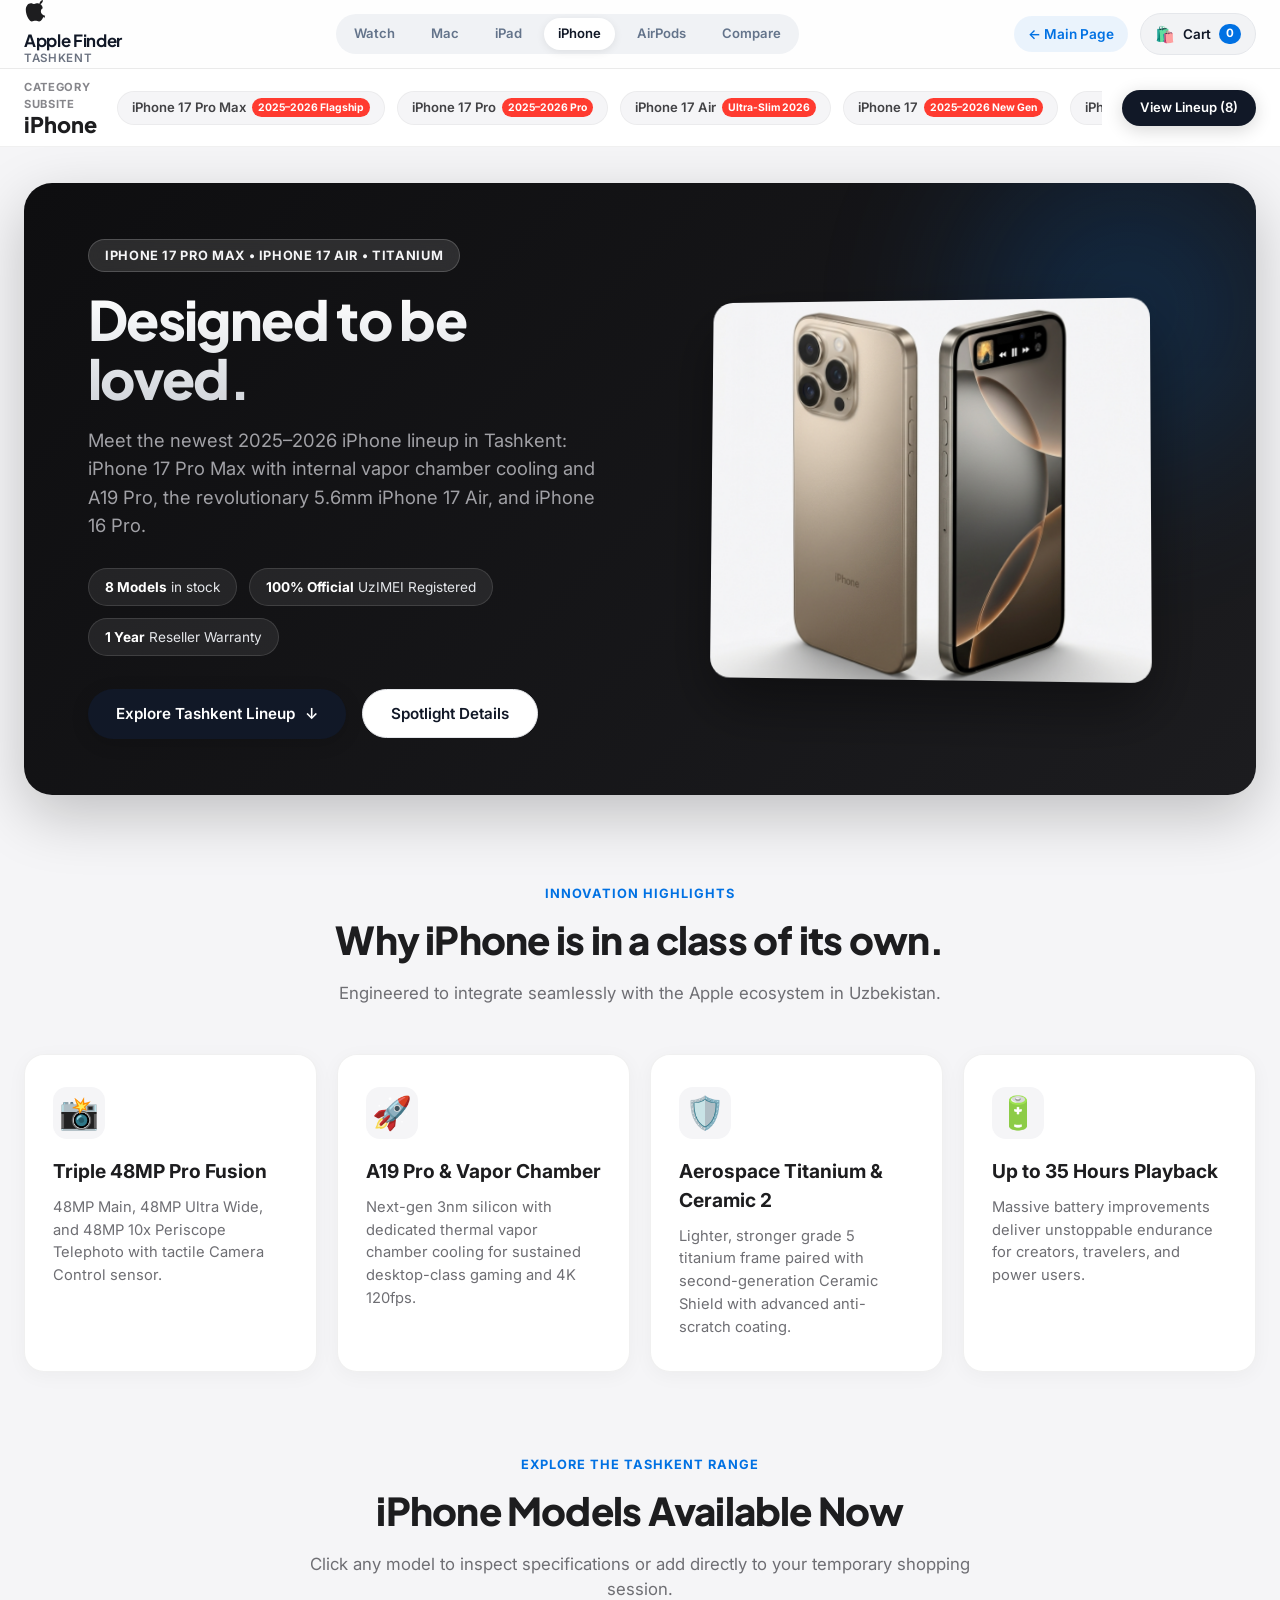
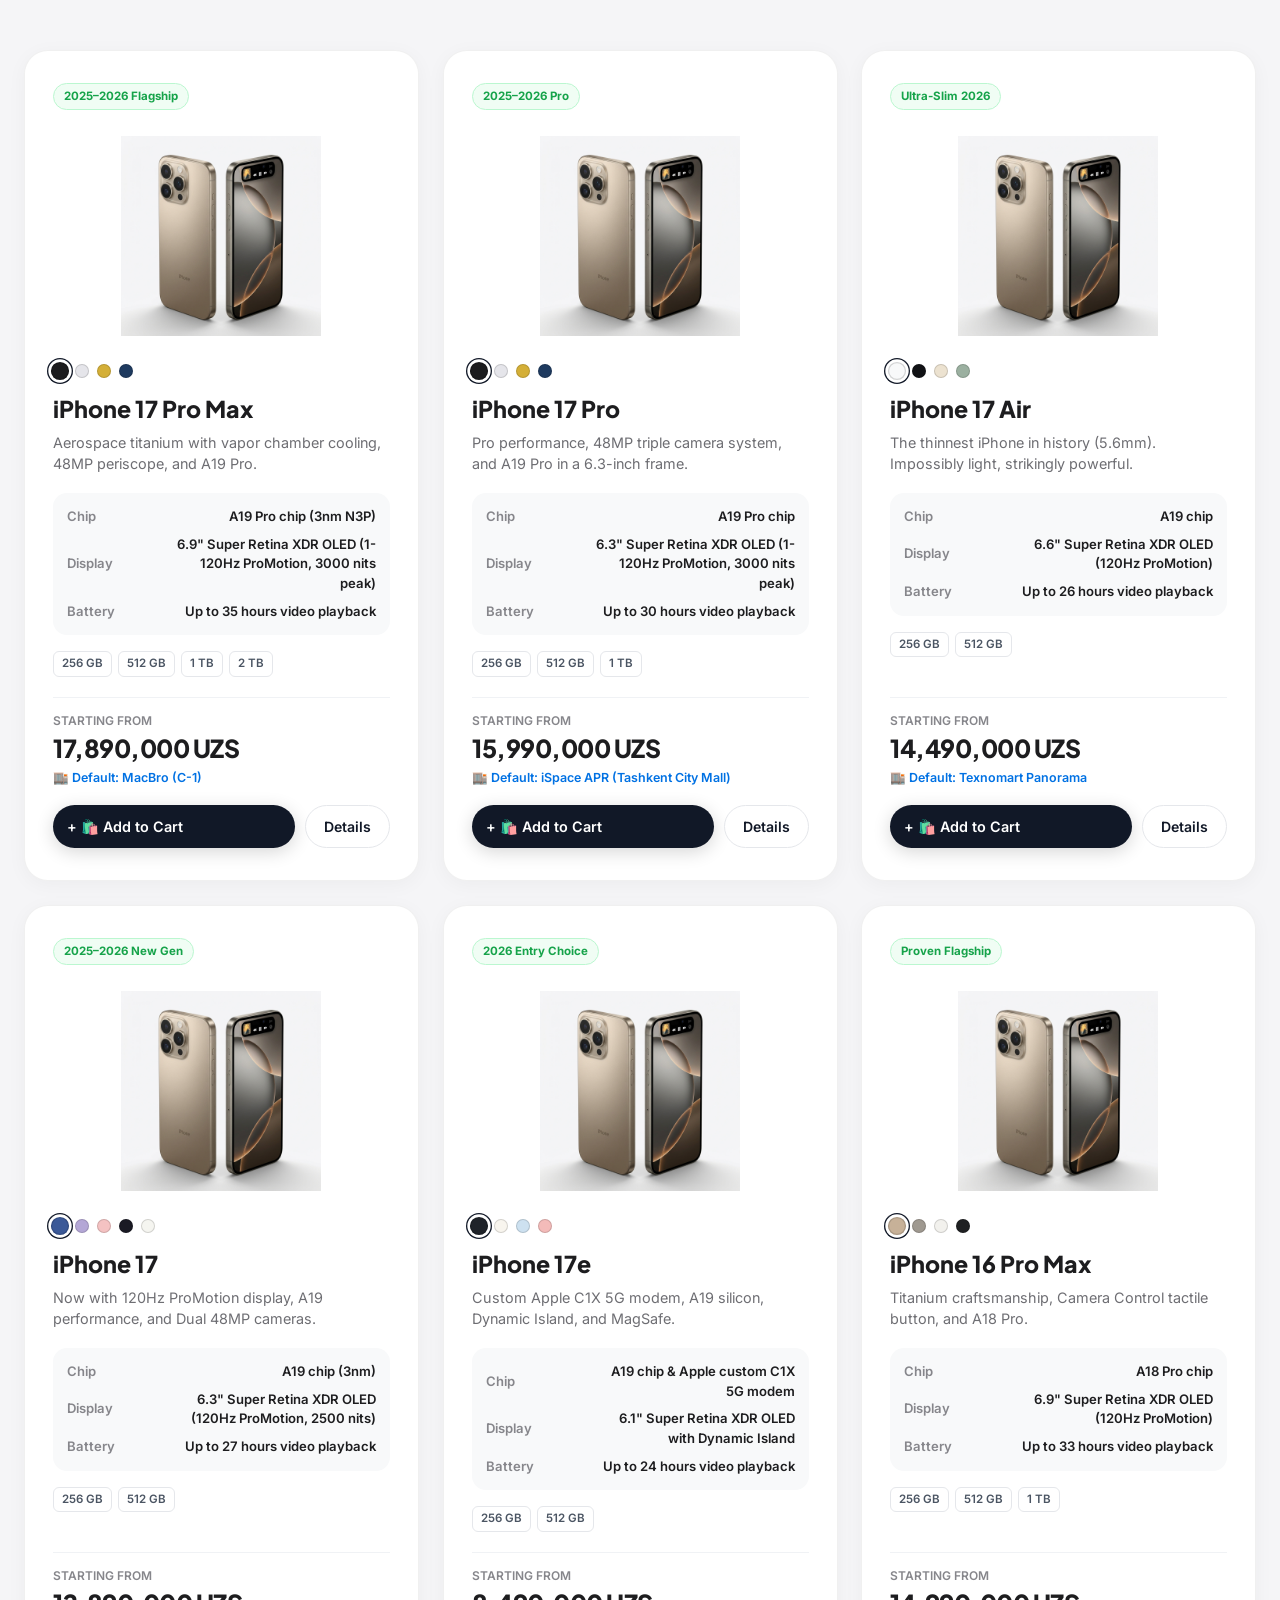
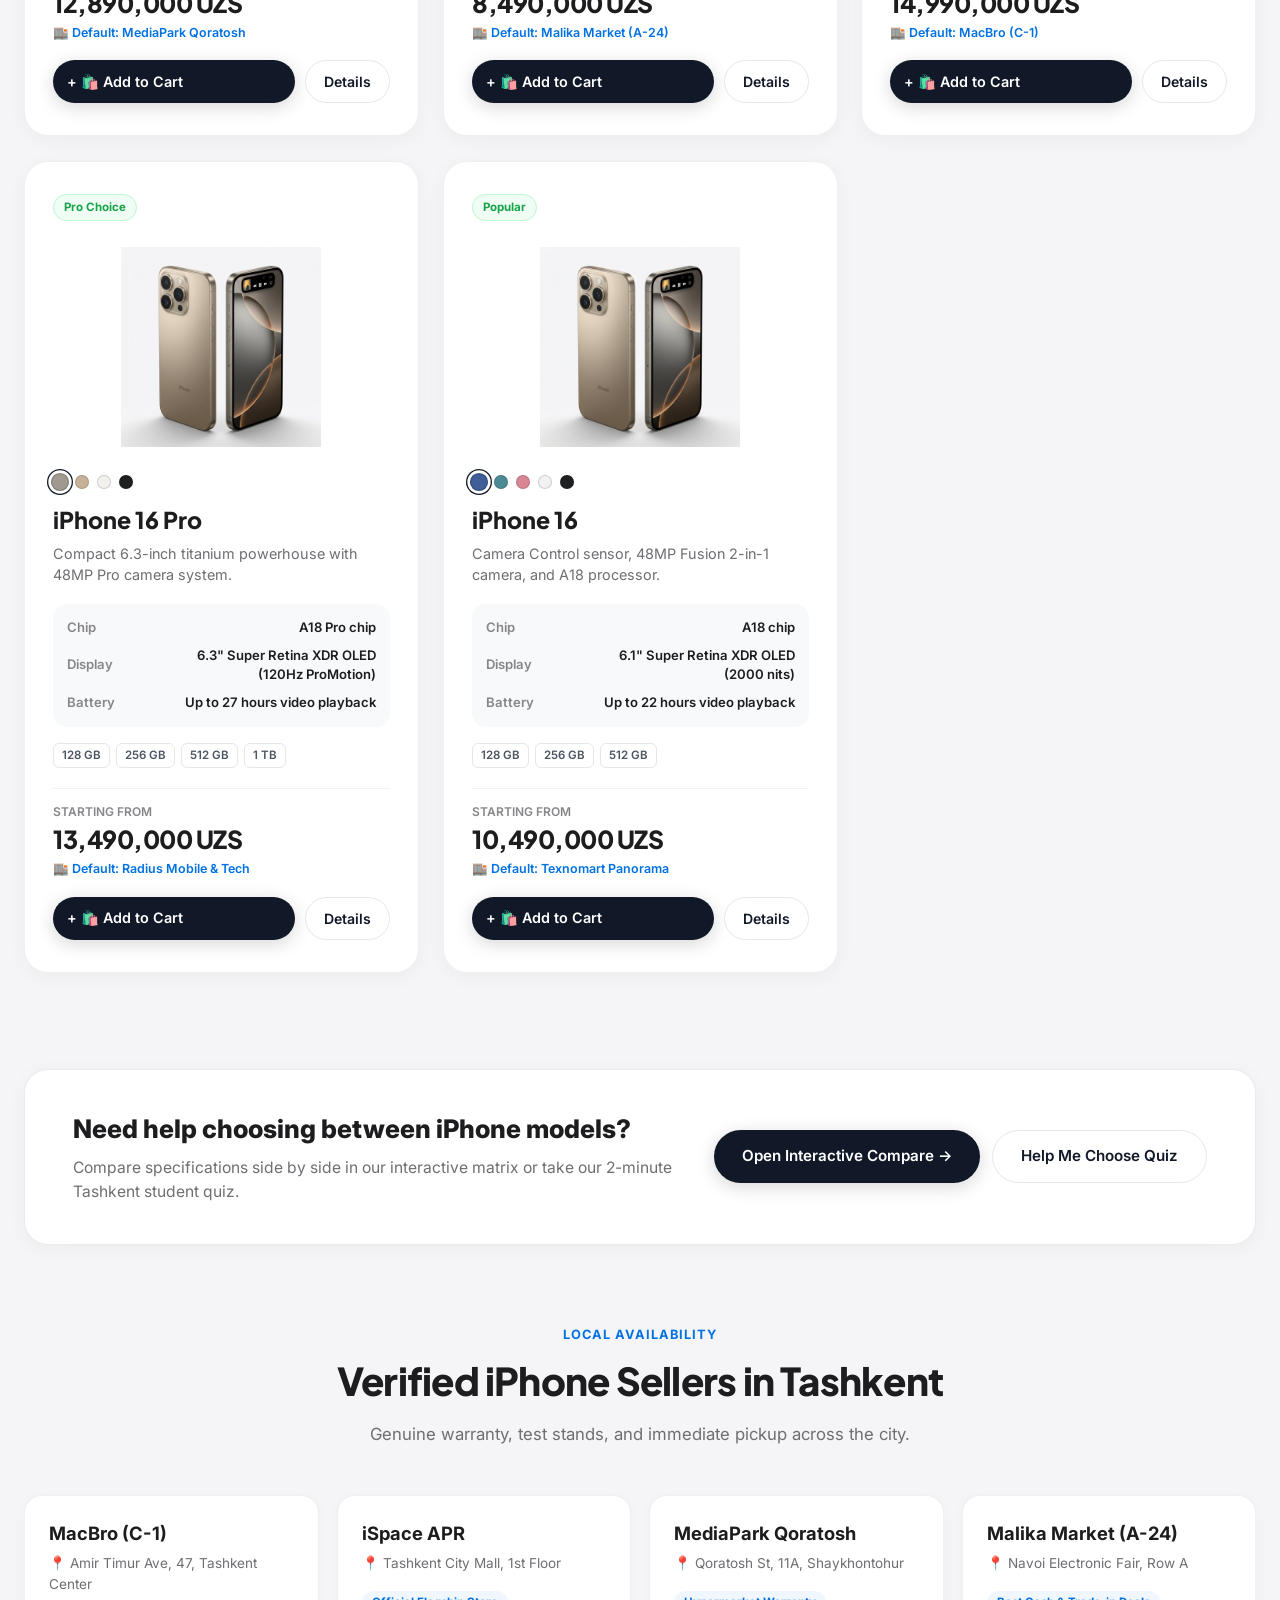
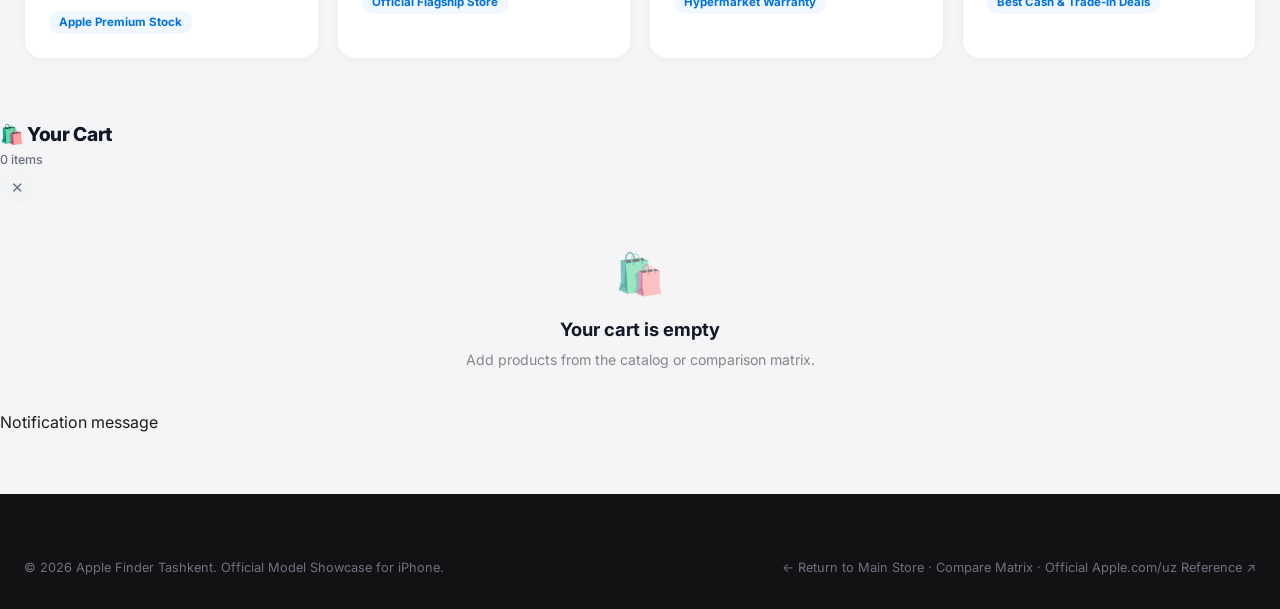
<file: pages/iphone.html>
<!DOCTYPE html>
<html lang="en">
<head>
  <meta charset="UTF-8">
  <meta name="viewport" content="width=device-width, initial-scale=1.0">
  <title>iPhone (2025–2026 17 Series & 16 Pro) — Apple Finder Tashkent</title>
  <meta name="description" content="Meet the newest 2025–2026 iPhone lineup in Tashkent: iPhone 17 Pro Max with internal vapor chamber cooling and A19 Pro, the revolutionary 5.6mm iPhone 17 Air, and iPhone 16 Pro.">
  <link rel="preconnect" href="https://fonts.googleapis.com">
  <link rel="preconnect" href="https://fonts.gstatic.com" crossorigin>
  <link href="https://fonts.googleapis.com/css2?family=Inter:wght@400;500;600;700&family=Plus+Jakarta+Sans:wght@500;600;700;800&display=swap" rel="stylesheet">
  <link rel="stylesheet" href="../css/styles.css">
  <link rel="stylesheet" href="../css/hub_styles.css">
</head>
<body class="hub-page-body">

  <!-- ==================== TOP GLOBAL NAVIGATION ==================== -->
  <header class="site-header hub-global-header">
    <div class="container header-inner">
      <a href="../index.html" class="brand-group" title="Back to Apple Finder">
        <div class="brand-logo-icon">
          <svg class="apple-svg-logo" viewBox="0 0 170 170" width="22" height="22" fill="currentColor">
            <path d="M150.37 130.25c-2.45 5.66-5.35 10.87-8.71 15.66-4.58 6.53-8.33 11.05-11.22 13.56-4.48 4.12-9.28 6.23-14.42 6.35-3.69 0-8.14-1.05-13.32-3.18-5.19-2.12-9.97-3.17-14.34-3.17-4.58 0-9.49 1.05-14.75 3.17-5.26 2.13-9.5 3.24-12.74 3.35-4.35.13-9.16-1.9-14.42-6.08-3.69-3.04-7.67-7.81-11.96-14.34-6.19-9.56-11.16-20.78-14.92-33.65-3.76-12.87-5.64-24.81-5.64-35.83 0-14.56 3.69-26.69 11.07-36.4 7.38-9.71 16.73-14.65 28.05-14.82 4.35 0 9.29 1.1 14.82 3.31 5.53 2.21 9.4 3.37 11.61 3.48 2.65-.22 6.77-1.44 12.36-3.65 5.59-2.21 10.33-3.21 14.23-3 10.97.43 19.82 4.33 26.54 11.71 6.72 7.38 10.8 16.48 12.24 27.29-9.78 5.86-14.6 14.12-14.46 24.76.14 8.7 3.49 16.03 10.05 21.99 6.56 5.96 14.23 9.44 23.01 10.45-2.02 6.52-4.58 13.08-7.68 19.68zM119.22 31.86c0-6.95 2.53-13.48 7.59-19.58 5.06-6.1 11.39-10.22 18.99-12.35.22 1.52.33 2.83.33 3.91 0 7.17-2.67 13.91-8 20.21-5.33 6.3-11.77 10.37-19.32 12.21-.59-1.52-.89-2.99-.89-4.4z"/>
          </svg>
        </div>
        <div class="brand-text">
          <span class="brand-name">Apple Finder</span>
          <span class="brand-country">Tashkent</span>
        </div>
      </a>

      <!-- Category Pill Navigation -->
      <nav class="hub-categories-ribbon">
        
      <a href="watch.html" class="cat-pill-switch ">
        Watch
      </a>
    
      <a href="mac.html" class="cat-pill-switch ">
        Mac
      </a>
    
      <a href="ipad.html" class="cat-pill-switch ">
        iPad
      </a>
    
      <a href="iphone.html" class="cat-pill-switch active">
        iPhone
      </a>
    
      <a href="airpods.html" class="cat-pill-switch ">
        AirPods
      </a>
    
        <a href="compare.html" class="cat-pill-switch">Compare</a>
      </nav>

      <div class="header-actions">
        <a href="../index.html" class="btn-subtle-nav">← Main Page</a>
        <a href="cart.html" class="cart-btn" title="Shopping Cart">
          <span class="cart-icon">🛍️</span>
          <span class="cart-label">Cart</span>
          <span class="cart-count-pill" id="cartCount">0</span>
        </a>
      </div>
    </div>
  </header>

  <!-- ==================== CATEGORY SUB-NAV BAR (Apple.com style) ==================== -->
  <div class="hub-subnav-strip">
    <div class="container hub-subnav-inner">
      <div class="hub-subnav-title-group">
        <span class="hub-subnav-eyebrow">Category Subsite</span>
        <h2 class="hub-subnav-headline">iPhone</h2>
      </div>

      <div class="hub-subnav-models">
        
    <a href="#model-iphone-17-pro-max" class="cat-subnav-link">
      <span class="cat-subnav-name">iPhone 17 Pro Max</span>
      <span class="cat-subnav-tag">2025–2026 Flagship</span>
    </a>
  
    <a href="#model-iphone-17-pro" class="cat-subnav-link">
      <span class="cat-subnav-name">iPhone 17 Pro</span>
      <span class="cat-subnav-tag">2025–2026 Pro</span>
    </a>
  
    <a href="#model-iphone-17-air" class="cat-subnav-link">
      <span class="cat-subnav-name">iPhone 17 Air</span>
      <span class="cat-subnav-tag">Ultra-Slim 2026</span>
    </a>
  
    <a href="#model-iphone-17" class="cat-subnav-link">
      <span class="cat-subnav-name">iPhone 17</span>
      <span class="cat-subnav-tag">2025–2026 New Gen</span>
    </a>
  
    <a href="#model-iphone-17e" class="cat-subnav-link">
      <span class="cat-subnav-name">iPhone 17e</span>
      <span class="cat-subnav-tag">2026 Entry Choice</span>
    </a>
  
    <a href="#model-iphone-16-pro-max" class="cat-subnav-link">
      <span class="cat-subnav-name">iPhone 16 Pro Max</span>
      <span class="cat-subnav-tag">Proven Flagship</span>
    </a>
  
    <a href="#model-iphone-16-pro" class="cat-subnav-link">
      <span class="cat-subnav-name">iPhone 16 Pro</span>
      <span class="cat-subnav-tag">Pro Choice</span>
    </a>
  
    <a href="#model-iphone-16" class="cat-subnav-link">
      <span class="cat-subnav-name">iPhone 16</span>
      <span class="cat-subnav-tag">Popular</span>
    </a>
  
      </div>

      <div class="hub-subnav-right">
        <a href="#lineup-section" class="btn-primary hub-subnav-cta">View Lineup (8)</a>
      </div>
    </div>
  </div>

  <main class="hub-main-content">
    
    <!-- ==================== HERO SHOWCASE BANNER ==================== -->
    <section class="hub-hero-section">
      <div class="container">
        <div class="hub-hero-card" style="--accent-hub: #0071e3;">
          <div class="hub-hero-glare"></div>
          <div class="hub-hero-info">
            <div class="hub-hero-badge">iPhone 17 Pro Max • iPhone 17 Air • Titanium</div>
            <h1 class="hub-hero-title">Designed to be loved.</h1>
            <p class="hub-hero-desc">Meet the newest 2025–2026 iPhone lineup in Tashkent: iPhone 17 Pro Max with internal vapor chamber cooling and A19 Pro, the revolutionary 5.6mm iPhone 17 Air, and iPhone 16 Pro.</p>
            
            <div class="hub-hero-meta-row">
              <div class="hub-meta-pill">
                <strong>8 Models</strong> in stock
              </div>
              <div class="hub-meta-pill">
                <strong>100% Official</strong> UzIMEI Registered
              </div>
              <div class="hub-meta-pill">
                <strong>1 Year</strong> Reseller Warranty
              </div>
            </div>

            <div class="hub-hero-actions">
              <a href="#lineup-section" class="btn-primary">
                <span>Explore Tashkent Lineup</span>
                <span>↓</span>
              </a>
              <button class="btn-secondary" onclick="openProductDetailModal('iphone-17-pro-max')">
                <span>Spotlight Details</span>
              </button>
            </div>
          </div>

          <div class="hub-hero-media">
            <div class="hub-hero-img-wrap">
              <img src="../assets/images/iphone.jpg" alt="iPhone" class="hub-hero-img">
            </div>
          </div>
        </div>
      </div>
    </section>

    <!-- ==================== WHY APPLE [CATEGORY] ==================== -->
    <section class="hub-features-section">
      <div class="container">
        <div class="hub-section-header">
          <span class="hub-section-eyebrow">Innovation Highlights</span>
          <h2 class="hub-section-title">Why iPhone is in a class of its own.</h2>
          <p class="hub-section-sub">Engineered to integrate seamlessly with the Apple ecosystem in Uzbekistan.</p>
        </div>

        <div class="hub-features-grid">
          
    <div class="hub-feature-box">
      <div class="hub-feature-icon">📸</div>
      <h4 class="hub-feature-title">Triple 48MP Pro Fusion</h4>
      <p class="hub-feature-desc">48MP Main, 48MP Ultra Wide, and 48MP 10x Periscope Telephoto with tactile Camera Control sensor.</p>
    </div>
  
    <div class="hub-feature-box">
      <div class="hub-feature-icon">🚀</div>
      <h4 class="hub-feature-title">A19 Pro & Vapor Chamber</h4>
      <p class="hub-feature-desc">Next-gen 3nm silicon with dedicated thermal vapor chamber cooling for sustained desktop-class gaming and 4K 120fps.</p>
    </div>
  
    <div class="hub-feature-box">
      <div class="hub-feature-icon">🛡️</div>
      <h4 class="hub-feature-title">Aerospace Titanium & Ceramic 2</h4>
      <p class="hub-feature-desc">Lighter, stronger grade 5 titanium frame paired with second-generation Ceramic Shield with advanced anti-scratch coating.</p>
    </div>
  
    <div class="hub-feature-box">
      <div class="hub-feature-icon">🔋</div>
      <h4 class="hub-feature-title">Up to 35 Hours Playback</h4>
      <p class="hub-feature-desc">Massive battery improvements deliver unstoppable endurance for creators, travelers, and power users.</p>
    </div>
  
        </div>
      </div>
    </section>

    <!-- ==================== COMPLETE CATEGORY LINEUP ==================== -->
    <section class="hub-lineup-section" id="lineup-section">
      <div class="container">
        <div class="hub-section-header">
          <span class="hub-section-eyebrow">Explore the Tashkent Range</span>
          <h2 class="hub-section-title">iPhone Models Available Now</h2>
          <p class="hub-section-sub">Click any model to inspect specifications or add directly to your temporary shopping session.</p>
        </div>

        <div class="hub-cards-grid">
          
      <div class="hub-product-card" id="model-iphone-17-pro-max">
        <div class="hub-card-top-badge">2025–2026 Flagship</div>
        <div class="hub-card-image-box" onclick="openProductDetailModal('iphone-17-pro-max')" style="cursor: pointer;" title="Click to view full specifications & Tashkent stores">
          <img src="../assets/images/iphone.jpg" alt="iPhone 17 Pro Max" class="hub-card-img">
        </div>
        
        <div class="hub-card-colors">
          
      <span class="color-dot active" style="background: #1c1c1e;" title="Titanium Dark"></span>
    
      <span class="color-dot " style="background: #e5e5ea;" title="Titanium Silver"></span>
    
      <span class="color-dot " style="background: #d4af37;" title="Desert Gold"></span>
    
      <span class="color-dot " style="background: #1e3a5f;" title="Deep Blue"></span>
    
        </div>

        <h3 class="hub-card-title" onclick="openProductDetailModal('iphone-17-pro-max')" style="cursor: pointer;" title="Click to view details">iPhone 17 Pro Max</h3>
        <p class="hub-card-tagline">Aerospace titanium with vapor chamber cooling, 48MP periscope, and A19 Pro.</p>
        
        <div class="hub-specs-summary" onclick="openProductDetailModal('iphone-17-pro-max')" style="cursor: pointer;">
          <div class="hub-spec-row">
            <span class="hub-spec-label">Chip</span>
            <span class="hub-spec-val">A19 Pro chip (3nm N3P) </span>
          </div>
          <div class="hub-spec-row">
            <span class="hub-spec-label">Display</span>
            <span class="hub-spec-val">6.9" Super Retina XDR OLED (1-120Hz ProMotion, 3000 nits peak)</span>
          </div>
          <div class="hub-spec-row">
            <span class="hub-spec-label">Battery</span>
            <span class="hub-spec-val">Up to 35 hours video playback</span>
          </div>
        </div>

        <div class="hub-storage-row">
      <span class="hub-storage-chip">256 GB</span>
    
      <span class="hub-storage-chip">512 GB</span>
    
      <span class="hub-storage-chip">1 TB</span>
    
      <span class="hub-storage-chip">2 TB</span>
    </div>

        <div class="hub-price-box">
          <span class="hub-price-from">Starting from</span>
          <span class="hub-price-val">17,890,000 UZS</span>
          <span class="hub-price-store">🏬 Default: MacBro (C-1)</span>
        </div>

        <div class="hub-actions-row">
          <button class="btn-primary hub-btn-cart" data-cart-product-id="iphone-17-pro-max" onclick="addToCart('iphone-17-pro-max')">
            <span>+ 🛍️ Add to Cart</span>
          </button>
          <button class="btn-secondary hub-btn-details" onclick="openProductDetailModal('iphone-17-pro-max')">
            Details
          </button>
        </div>
      </div>
    
      <div class="hub-product-card" id="model-iphone-17-pro">
        <div class="hub-card-top-badge">2025–2026 Pro</div>
        <div class="hub-card-image-box" onclick="openProductDetailModal('iphone-17-pro')" style="cursor: pointer;" title="Click to view full specifications & Tashkent stores">
          <img src="../assets/images/iphone.jpg" alt="iPhone 17 Pro" class="hub-card-img">
        </div>
        
        <div class="hub-card-colors">
          
      <span class="color-dot active" style="background: #1c1c1e;" title="Titanium Dark"></span>
    
      <span class="color-dot " style="background: #e5e5ea;" title="Titanium Silver"></span>
    
      <span class="color-dot " style="background: #d4af37;" title="Desert Gold"></span>
    
      <span class="color-dot " style="background: #1e3a5f;" title="Deep Blue"></span>
    
        </div>

        <h3 class="hub-card-title" onclick="openProductDetailModal('iphone-17-pro')" style="cursor: pointer;" title="Click to view details">iPhone 17 Pro</h3>
        <p class="hub-card-tagline">Pro performance, 48MP triple camera system, and A19 Pro in a 6.3-inch frame.</p>
        
        <div class="hub-specs-summary" onclick="openProductDetailModal('iphone-17-pro')" style="cursor: pointer;">
          <div class="hub-spec-row">
            <span class="hub-spec-label">Chip</span>
            <span class="hub-spec-val">A19 Pro chip </span>
          </div>
          <div class="hub-spec-row">
            <span class="hub-spec-label">Display</span>
            <span class="hub-spec-val">6.3" Super Retina XDR OLED (1-120Hz ProMotion, 3000 nits peak)</span>
          </div>
          <div class="hub-spec-row">
            <span class="hub-spec-label">Battery</span>
            <span class="hub-spec-val">Up to 30 hours video playback</span>
          </div>
        </div>

        <div class="hub-storage-row">
      <span class="hub-storage-chip">256 GB</span>
    
      <span class="hub-storage-chip">512 GB</span>
    
      <span class="hub-storage-chip">1 TB</span>
    </div>

        <div class="hub-price-box">
          <span class="hub-price-from">Starting from</span>
          <span class="hub-price-val">15,990,000 UZS</span>
          <span class="hub-price-store">🏬 Default: iSpace APR (Tashkent City Mall)</span>
        </div>

        <div class="hub-actions-row">
          <button class="btn-primary hub-btn-cart" data-cart-product-id="iphone-17-pro" onclick="addToCart('iphone-17-pro')">
            <span>+ 🛍️ Add to Cart</span>
          </button>
          <button class="btn-secondary hub-btn-details" onclick="openProductDetailModal('iphone-17-pro')">
            Details
          </button>
        </div>
      </div>
    
      <div class="hub-product-card" id="model-iphone-17-air">
        <div class="hub-card-top-badge">Ultra-Slim 2026</div>
        <div class="hub-card-image-box" onclick="openProductDetailModal('iphone-17-air')" style="cursor: pointer;" title="Click to view full specifications & Tashkent stores">
          <img src="../assets/images/iphone.jpg" alt="iPhone 17 Air" class="hub-card-img">
        </div>
        
        <div class="hub-card-colors">
          
      <span class="color-dot active" style="background: #f8f9fa;" title="Cloud White"></span>
    
      <span class="color-dot " style="background: #111215;" title="Space Black"></span>
    
      <span class="color-dot " style="background: #ece2d0;" title="Starlight Gold"></span>
    
      <span class="color-dot " style="background: #9bb0a0;" title="Sage Green"></span>
    
        </div>

        <h3 class="hub-card-title" onclick="openProductDetailModal('iphone-17-air')" style="cursor: pointer;" title="Click to view details">iPhone 17 Air</h3>
        <p class="hub-card-tagline">The thinnest iPhone in history (5.6mm). Impossibly light, strikingly powerful.</p>
        
        <div class="hub-specs-summary" onclick="openProductDetailModal('iphone-17-air')" style="cursor: pointer;">
          <div class="hub-spec-row">
            <span class="hub-spec-label">Chip</span>
            <span class="hub-spec-val">A19 chip </span>
          </div>
          <div class="hub-spec-row">
            <span class="hub-spec-label">Display</span>
            <span class="hub-spec-val">6.6" Super Retina XDR OLED (120Hz ProMotion)</span>
          </div>
          <div class="hub-spec-row">
            <span class="hub-spec-label">Battery</span>
            <span class="hub-spec-val">Up to 26 hours video playback</span>
          </div>
        </div>

        <div class="hub-storage-row">
      <span class="hub-storage-chip">256 GB</span>
    
      <span class="hub-storage-chip">512 GB</span>
    </div>

        <div class="hub-price-box">
          <span class="hub-price-from">Starting from</span>
          <span class="hub-price-val">14,490,000 UZS</span>
          <span class="hub-price-store">🏬 Default: Texnomart Panorama</span>
        </div>

        <div class="hub-actions-row">
          <button class="btn-primary hub-btn-cart" data-cart-product-id="iphone-17-air" onclick="addToCart('iphone-17-air')">
            <span>+ 🛍️ Add to Cart</span>
          </button>
          <button class="btn-secondary hub-btn-details" onclick="openProductDetailModal('iphone-17-air')">
            Details
          </button>
        </div>
      </div>
    
      <div class="hub-product-card" id="model-iphone-17">
        <div class="hub-card-top-badge">2025–2026 New Gen</div>
        <div class="hub-card-image-box" onclick="openProductDetailModal('iphone-17')" style="cursor: pointer;" title="Click to view full specifications & Tashkent stores">
          <img src="../assets/images/iphone.jpg" alt="iPhone 17" class="hub-card-img">
        </div>
        
        <div class="hub-card-colors">
          
      <span class="color-dot active" style="background: #3b5998;" title="Ultramarine"></span>
    
      <span class="color-dot " style="background: #b4a7d6;" title="Mist Lavender"></span>
    
      <span class="color-dot " style="background: #f4c2c2;" title="Soft Peach"></span>
    
      <span class="color-dot " style="background: #1a1a24;" title="Midnight"></span>
    
      <span class="color-dot " style="background: #f5f5f0;" title="Starlight"></span>
    
        </div>

        <h3 class="hub-card-title" onclick="openProductDetailModal('iphone-17')" style="cursor: pointer;" title="Click to view details">iPhone 17</h3>
        <p class="hub-card-tagline">Now with 120Hz ProMotion display, A19 performance, and Dual 48MP cameras.</p>
        
        <div class="hub-specs-summary" onclick="openProductDetailModal('iphone-17')" style="cursor: pointer;">
          <div class="hub-spec-row">
            <span class="hub-spec-label">Chip</span>
            <span class="hub-spec-val">A19 chip (3nm) </span>
          </div>
          <div class="hub-spec-row">
            <span class="hub-spec-label">Display</span>
            <span class="hub-spec-val">6.3" Super Retina XDR OLED (120Hz ProMotion, 2500 nits)</span>
          </div>
          <div class="hub-spec-row">
            <span class="hub-spec-label">Battery</span>
            <span class="hub-spec-val">Up to 27 hours video playback</span>
          </div>
        </div>

        <div class="hub-storage-row">
      <span class="hub-storage-chip">256 GB</span>
    
      <span class="hub-storage-chip">512 GB</span>
    </div>

        <div class="hub-price-box">
          <span class="hub-price-from">Starting from</span>
          <span class="hub-price-val">12,890,000 UZS</span>
          <span class="hub-price-store">🏬 Default: MediaPark Qoratosh</span>
        </div>

        <div class="hub-actions-row">
          <button class="btn-primary hub-btn-cart" data-cart-product-id="iphone-17" onclick="addToCart('iphone-17')">
            <span>+ 🛍️ Add to Cart</span>
          </button>
          <button class="btn-secondary hub-btn-details" onclick="openProductDetailModal('iphone-17')">
            Details
          </button>
        </div>
      </div>
    
      <div class="hub-product-card" id="model-iphone-17e">
        <div class="hub-card-top-badge">2026 Entry Choice</div>
        <div class="hub-card-image-box" onclick="openProductDetailModal('iphone-17e')" style="cursor: pointer;" title="Click to view full specifications & Tashkent stores">
          <img src="../assets/images/iphone.jpg" alt="iPhone 17e" class="hub-card-img">
        </div>
        
        <div class="hub-card-colors">
          
      <span class="color-dot active" style="background: #1f2329;" title="Midnight"></span>
    
      <span class="color-dot " style="background: #f8f5ee;" title="Starlight"></span>
    
      <span class="color-dot " style="background: #cde1f0;" title="Ice Blue"></span>
    
      <span class="color-dot " style="background: #f3bbb9;" title="Soft Coral"></span>
    
        </div>

        <h3 class="hub-card-title" onclick="openProductDetailModal('iphone-17e')" style="cursor: pointer;" title="Click to view details">iPhone 17e</h3>
        <p class="hub-card-tagline">Custom Apple C1X 5G modem, A19 silicon, Dynamic Island, and MagSafe.</p>
        
        <div class="hub-specs-summary" onclick="openProductDetailModal('iphone-17e')" style="cursor: pointer;">
          <div class="hub-spec-row">
            <span class="hub-spec-label">Chip</span>
            <span class="hub-spec-val">A19 chip & Apple custom C1X 5G modem</span>
          </div>
          <div class="hub-spec-row">
            <span class="hub-spec-label">Display</span>
            <span class="hub-spec-val">6.1" Super Retina XDR OLED with Dynamic Island</span>
          </div>
          <div class="hub-spec-row">
            <span class="hub-spec-label">Battery</span>
            <span class="hub-spec-val">Up to 24 hours video playback</span>
          </div>
        </div>

        <div class="hub-storage-row">
      <span class="hub-storage-chip">256 GB</span>
    
      <span class="hub-storage-chip">512 GB</span>
    </div>

        <div class="hub-price-box">
          <span class="hub-price-from">Starting from</span>
          <span class="hub-price-val">8,490,000 UZS</span>
          <span class="hub-price-store">🏬 Default: Malika Market (A-24)</span>
        </div>

        <div class="hub-actions-row">
          <button class="btn-primary hub-btn-cart" data-cart-product-id="iphone-17e" onclick="addToCart('iphone-17e')">
            <span>+ 🛍️ Add to Cart</span>
          </button>
          <button class="btn-secondary hub-btn-details" onclick="openProductDetailModal('iphone-17e')">
            Details
          </button>
        </div>
      </div>
    
      <div class="hub-product-card" id="model-iphone-16-pro-max">
        <div class="hub-card-top-badge">Proven Flagship</div>
        <div class="hub-card-image-box" onclick="openProductDetailModal('iphone-16-pro-max')" style="cursor: pointer;" title="Click to view full specifications & Tashkent stores">
          <img src="../assets/images/iphone.jpg" alt="iPhone 16 Pro Max" class="hub-card-img">
        </div>
        
        <div class="hub-card-colors">
          
      <span class="color-dot active" style="background: #c7b198;" title="Desert Titanium"></span>
    
      <span class="color-dot " style="background: #9f9990;" title="Natural Titanium"></span>
    
      <span class="color-dot " style="background: #f2f1ed;" title="White Titanium"></span>
    
      <span class="color-dot " style="background: #1f2022;" title="Black Titanium"></span>
    
        </div>

        <h3 class="hub-card-title" onclick="openProductDetailModal('iphone-16-pro-max')" style="cursor: pointer;" title="Click to view details">iPhone 16 Pro Max</h3>
        <p class="hub-card-tagline">Titanium craftsmanship, Camera Control tactile button, and A18 Pro.</p>
        
        <div class="hub-specs-summary" onclick="openProductDetailModal('iphone-16-pro-max')" style="cursor: pointer;">
          <div class="hub-spec-row">
            <span class="hub-spec-label">Chip</span>
            <span class="hub-spec-val">A18 Pro chip </span>
          </div>
          <div class="hub-spec-row">
            <span class="hub-spec-label">Display</span>
            <span class="hub-spec-val">6.9" Super Retina XDR OLED (120Hz ProMotion)</span>
          </div>
          <div class="hub-spec-row">
            <span class="hub-spec-label">Battery</span>
            <span class="hub-spec-val">Up to 33 hours video playback</span>
          </div>
        </div>

        <div class="hub-storage-row">
      <span class="hub-storage-chip">256 GB</span>
    
      <span class="hub-storage-chip">512 GB</span>
    
      <span class="hub-storage-chip">1 TB</span>
    </div>

        <div class="hub-price-box">
          <span class="hub-price-from">Starting from</span>
          <span class="hub-price-val">14,990,000 UZS</span>
          <span class="hub-price-store">🏬 Default: MacBro (C-1)</span>
        </div>

        <div class="hub-actions-row">
          <button class="btn-primary hub-btn-cart" data-cart-product-id="iphone-16-pro-max" onclick="addToCart('iphone-16-pro-max')">
            <span>+ 🛍️ Add to Cart</span>
          </button>
          <button class="btn-secondary hub-btn-details" onclick="openProductDetailModal('iphone-16-pro-max')">
            Details
          </button>
        </div>
      </div>
    
      <div class="hub-product-card" id="model-iphone-16-pro">
        <div class="hub-card-top-badge">Pro Choice</div>
        <div class="hub-card-image-box" onclick="openProductDetailModal('iphone-16-pro')" style="cursor: pointer;" title="Click to view full specifications & Tashkent stores">
          <img src="../assets/images/iphone.jpg" alt="iPhone 16 Pro" class="hub-card-img">
        </div>
        
        <div class="hub-card-colors">
          
      <span class="color-dot active" style="background: #9f9990;" title="Natural Titanium"></span>
    
      <span class="color-dot " style="background: #c7b198;" title="Desert Titanium"></span>
    
      <span class="color-dot " style="background: #f2f1ed;" title="White Titanium"></span>
    
      <span class="color-dot " style="background: #1f2022;" title="Black Titanium"></span>
    
        </div>

        <h3 class="hub-card-title" onclick="openProductDetailModal('iphone-16-pro')" style="cursor: pointer;" title="Click to view details">iPhone 16 Pro</h3>
        <p class="hub-card-tagline">Compact 6.3-inch titanium powerhouse with 48MP Pro camera system.</p>
        
        <div class="hub-specs-summary" onclick="openProductDetailModal('iphone-16-pro')" style="cursor: pointer;">
          <div class="hub-spec-row">
            <span class="hub-spec-label">Chip</span>
            <span class="hub-spec-val">A18 Pro chip </span>
          </div>
          <div class="hub-spec-row">
            <span class="hub-spec-label">Display</span>
            <span class="hub-spec-val">6.3" Super Retina XDR OLED (120Hz ProMotion)</span>
          </div>
          <div class="hub-spec-row">
            <span class="hub-spec-label">Battery</span>
            <span class="hub-spec-val">Up to 27 hours video playback</span>
          </div>
        </div>

        <div class="hub-storage-row">
      <span class="hub-storage-chip">128 GB</span>
    
      <span class="hub-storage-chip">256 GB</span>
    
      <span class="hub-storage-chip">512 GB</span>
    
      <span class="hub-storage-chip">1 TB</span>
    </div>

        <div class="hub-price-box">
          <span class="hub-price-from">Starting from</span>
          <span class="hub-price-val">13,490,000 UZS</span>
          <span class="hub-price-store">🏬 Default: Radius Mobile & Tech</span>
        </div>

        <div class="hub-actions-row">
          <button class="btn-primary hub-btn-cart" data-cart-product-id="iphone-16-pro" onclick="addToCart('iphone-16-pro')">
            <span>+ 🛍️ Add to Cart</span>
          </button>
          <button class="btn-secondary hub-btn-details" onclick="openProductDetailModal('iphone-16-pro')">
            Details
          </button>
        </div>
      </div>
    
      <div class="hub-product-card" id="model-iphone-16">
        <div class="hub-card-top-badge">Popular</div>
        <div class="hub-card-image-box" onclick="openProductDetailModal('iphone-16')" style="cursor: pointer;" title="Click to view full specifications & Tashkent stores">
          <img src="../assets/images/iphone.jpg" alt="iPhone 16" class="hub-card-img">
        </div>
        
        <div class="hub-card-colors">
          
      <span class="color-dot active" style="background: #3f5d96;" title="Ultramarine"></span>
    
      <span class="color-dot " style="background: #4d8b94;" title="Teal"></span>
    
      <span class="color-dot " style="background: #d98695;" title="Pink"></span>
    
      <span class="color-dot " style="background: #f2f2f2;" title="White"></span>
    
      <span class="color-dot " style="background: #1f2022;" title="Black"></span>
    
        </div>

        <h3 class="hub-card-title" onclick="openProductDetailModal('iphone-16')" style="cursor: pointer;" title="Click to view details">iPhone 16</h3>
        <p class="hub-card-tagline">Camera Control sensor, 48MP Fusion 2-in-1 camera, and A18 processor.</p>
        
        <div class="hub-specs-summary" onclick="openProductDetailModal('iphone-16')" style="cursor: pointer;">
          <div class="hub-spec-row">
            <span class="hub-spec-label">Chip</span>
            <span class="hub-spec-val">A18 chip </span>
          </div>
          <div class="hub-spec-row">
            <span class="hub-spec-label">Display</span>
            <span class="hub-spec-val">6.1" Super Retina XDR OLED (2000 nits)</span>
          </div>
          <div class="hub-spec-row">
            <span class="hub-spec-label">Battery</span>
            <span class="hub-spec-val">Up to 22 hours video playback</span>
          </div>
        </div>

        <div class="hub-storage-row">
      <span class="hub-storage-chip">128 GB</span>
    
      <span class="hub-storage-chip">256 GB</span>
    
      <span class="hub-storage-chip">512 GB</span>
    </div>

        <div class="hub-price-box">
          <span class="hub-price-from">Starting from</span>
          <span class="hub-price-val">10,490,000 UZS</span>
          <span class="hub-price-store">🏬 Default: Texnomart Panorama</span>
        </div>

        <div class="hub-actions-row">
          <button class="btn-primary hub-btn-cart" data-cart-product-id="iphone-16" onclick="addToCart('iphone-16')">
            <span>+ 🛍️ Add to Cart</span>
          </button>
          <button class="btn-secondary hub-btn-details" onclick="openProductDetailModal('iphone-16')">
            Details
          </button>
        </div>
      </div>
    
        </div>
      </div>
    </section>

    <!-- ==================== COMPARISON STRIP ==================== -->
    <section class="hub-compare-cta-section">
      <div class="container">
        <div class="hub-compare-banner">
          <div>
            <h3>Need help choosing between iPhone models?</h3>
            <p>Compare specifications side by side in our interactive matrix or take our 2-minute Tashkent student quiz.</p>
          </div>
          <div class="hub-compare-buttons">
            <a href="compare.html" class="btn-primary">Open Interactive Compare →</a>
            <a href="../index.html#quiz-section" class="btn-secondary">Help Me Choose Quiz</a>
          </div>
        </div>
      </div>
    </section>

    <!-- ==================== TASHKENT AUTHORIZED STORES ==================== -->
    <section class="hub-stores-section">
      <div class="container">
        <div class="hub-section-header">
          <span class="hub-section-eyebrow">Local Availability</span>
          <h2 class="hub-section-title">Verified iPhone Sellers in Tashkent</h2>
          <p class="hub-section-sub">Genuine warranty, test stands, and immediate pickup across the city.</p>
        </div>

        <div class="hub-stores-grid">
          <div class="hub-store-card">
            <h4>MacBro (C-1)</h4>
            <p>📍 Amir Timur Ave, 47, Tashkent Center</p>
            <span class="hub-store-tag">Apple Premium Stock</span>
          </div>
          <div class="hub-store-card">
            <h4>iSpace APR</h4>
            <p>📍 Tashkent City Mall, 1st Floor</p>
            <span class="hub-store-tag">Official Flagship Store</span>
          </div>
          <div class="hub-store-card">
            <h4>MediaPark Qoratosh</h4>
            <p>📍 Qoratosh St, 11A, Shaykhontohur</p>
            <span class="hub-store-tag">Hypermarket Warranty</span>
          </div>
          <div class="hub-store-card">
            <h4>Malika Market (A-24)</h4>
            <p>📍 Navoi Electronic Fair, Row A</p>
            <span class="hub-store-tag">Best Cash & Trade-in Deals</span>
          </div>
        </div>
      </div>
    </section>

  </main>

  <!-- ==================== CART DRAWER ==================== -->
  <div class="cart-drawer-backdrop" id="cartDrawerBackdrop" onclick="closeCartDrawer(event)">
    <div class="cart-drawer-panel" onclick="event.stopPropagation()">
      <div class="cart-drawer-header">
        <div class="cart-header-title-wrap">
          <h3 class="cart-title">🛍️ Your Cart</h3>
          <span class="cart-subtitle" id="cartItemCountLabel">0 items</span>
        </div>
        <button class="cart-close-btn" onclick="toggleCartDrawer()" title="Close">✕</button>
      </div>

      <div class="cart-items-container" id="cartItemsList">
        <!-- Injected via script.js -->
      </div>

      <div class="cart-footer" id="cartFooter">
        <div class="cart-total-row">
          <span class="cart-total-label">Total Estimated Price:</span>
          <span class="cart-total-amount" id="cartTotalPrice">0 UZS</span>
        </div>
        <div class="cart-actions-row">
          <button class="btn-primary btn-cart-checkout" onclick="proceedCartCheckout()">
            <span>Proceed to Reservation →</span>
          </button>
          <button class="btn-clear-cart" onclick="clearCart()">Clear</button>
        </div>
      </div>
    </div>
  </div>

  <!-- Detailed Product Modal (Dynamic for all 30 products) -->
  <div class="modal-backdrop" id="productDetailModal" onclick="closeProductDetailModal(event)"></div>

  <!-- Reservation Modal -->
  <div class="modal-backdrop" id="reservationModal">
    <div class="modal-card">
      <div class="modal-header">
        <h3 class="modal-title">Order Reservation (Tashkent)</h3>
        <button class="modal-close" onclick="closeModal('reservationModal')">✕</button>
      </div>
      <div class="modal-body">
        <p class="modal-desc">
          Your reservation has been confirmed! An SMS code will be sent to confirm device hold at the selected Tashkent retailer.
        </p>
        <div class="modal-selected-summary">
          <div id="modalProductName" style="font-weight: 700; color: #1d1d1f; margin-bottom: 4px;">Selected Device</div>
          <div id="modalStoreName" style="color: #0071e3; font-size: 0.9rem;">Verified Tashkent Store</div>
        </div>
        <button class="btn-primary" style="width: 100%; margin-top: 20px;" onclick="closeModal('reservationModal')">
          Done
        </button>
      </div>
    </div>
  </div>

  <!-- Toast Notification -->
  <div class="app-toast" id="appToast">Notification message</div>

  <!-- Footer -->
  <footer class="site-footer">
    <div class="container footer-bottom">
      <p>© 2026 Apple Finder Tashkent. Official Model Showcase for iPhone.</p>
      <div class="footer-links-inline">
        <a href="../index.html">← Return to Main Store</a> · 
        <a href="compare.html">Compare Matrix</a> · 
        <a href="https://www.apple.com/uz/iphone/" target="_blank" rel="noopener">Official Apple.com/uz Reference ↗</a>
      </div>
    </div>
  </footer>

  <script src="../js/data.js"></script>
  <script src="../js/cart.js"></script>
  <script src="../js/script.js"></script>
</body>
</html>
</file>
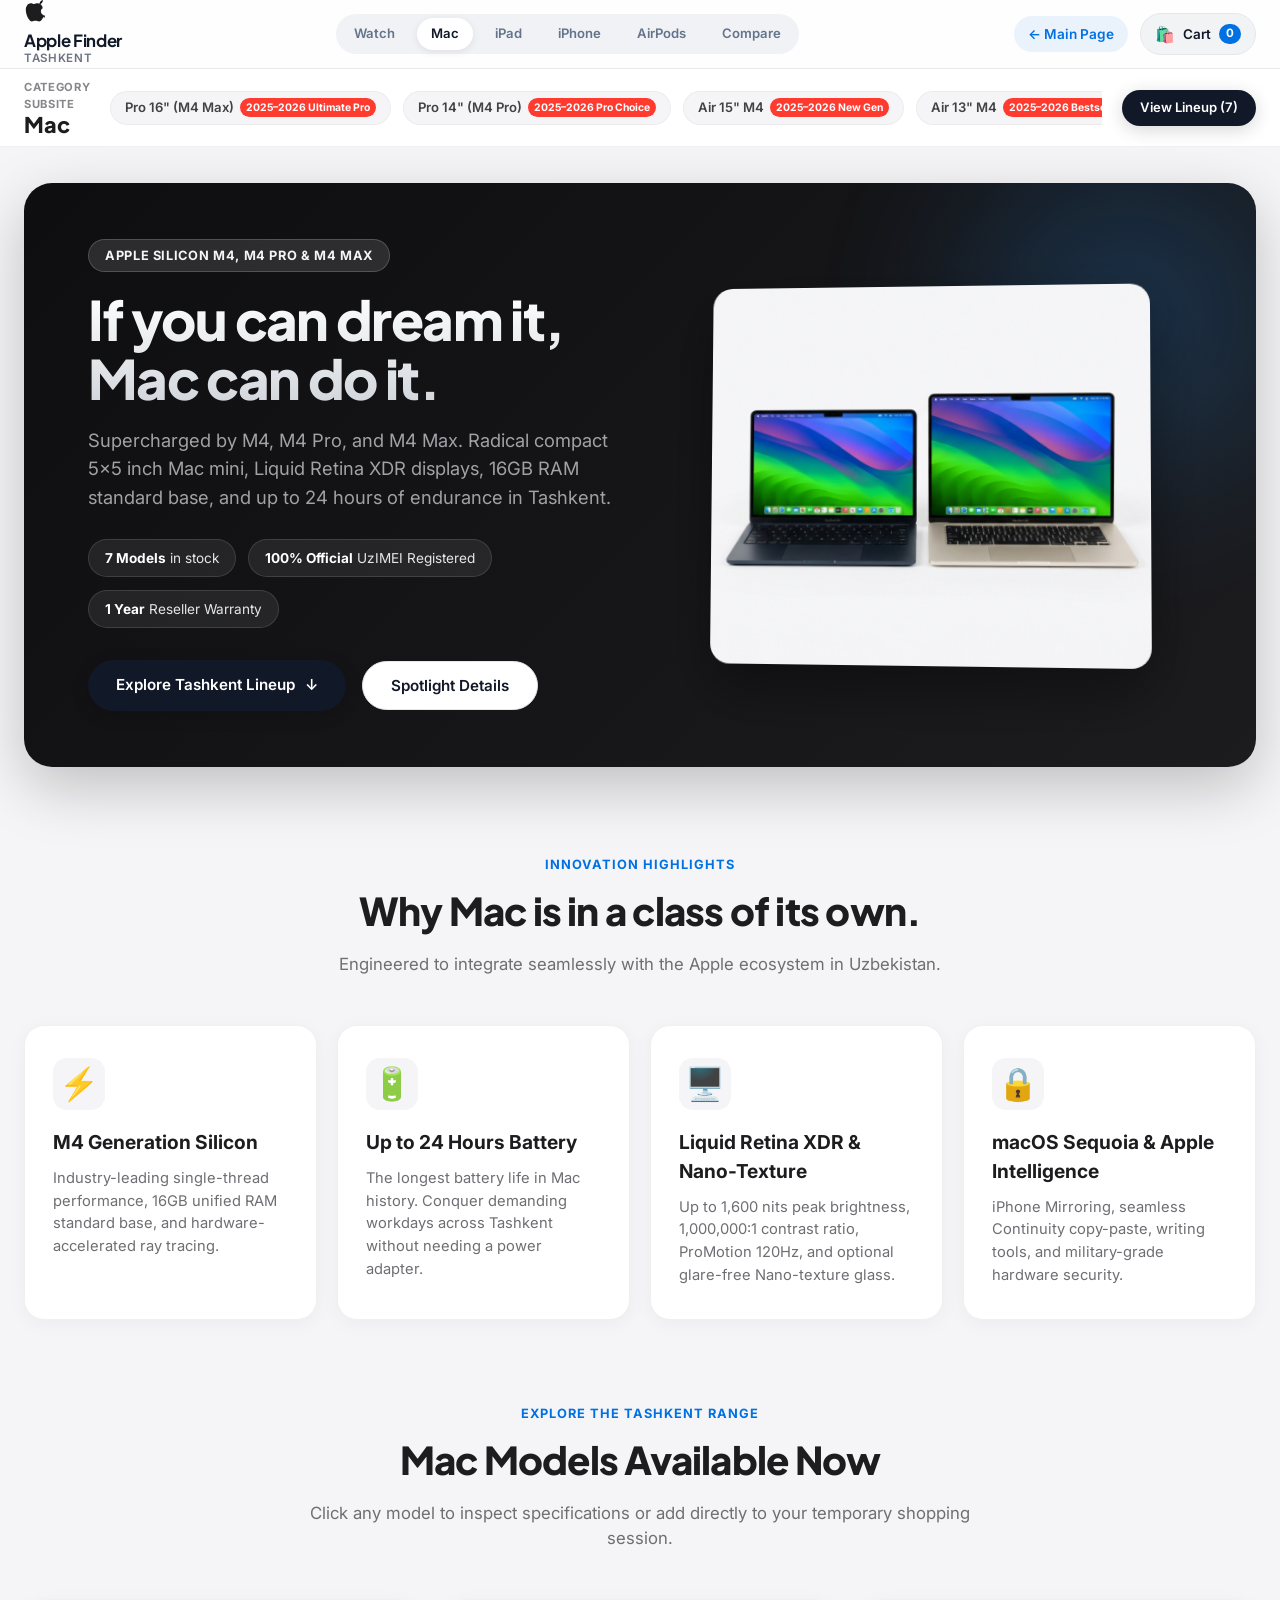
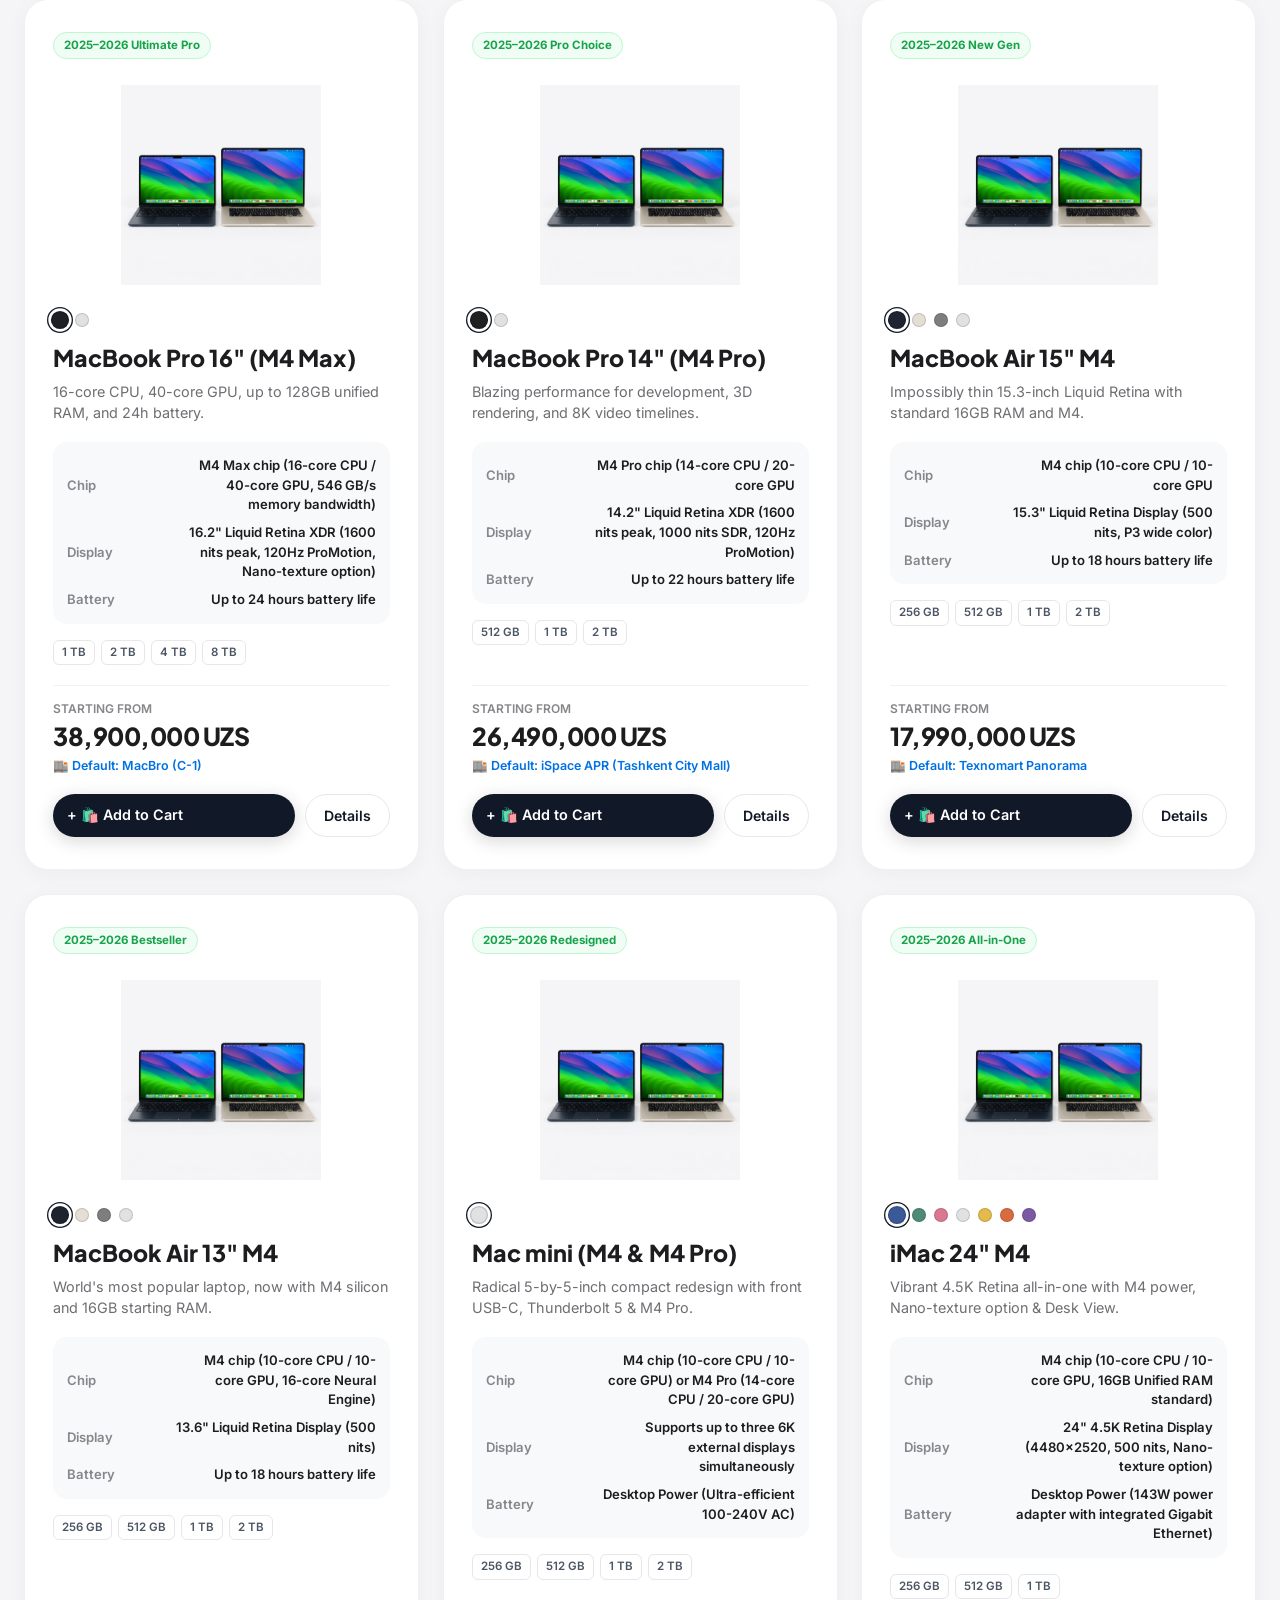
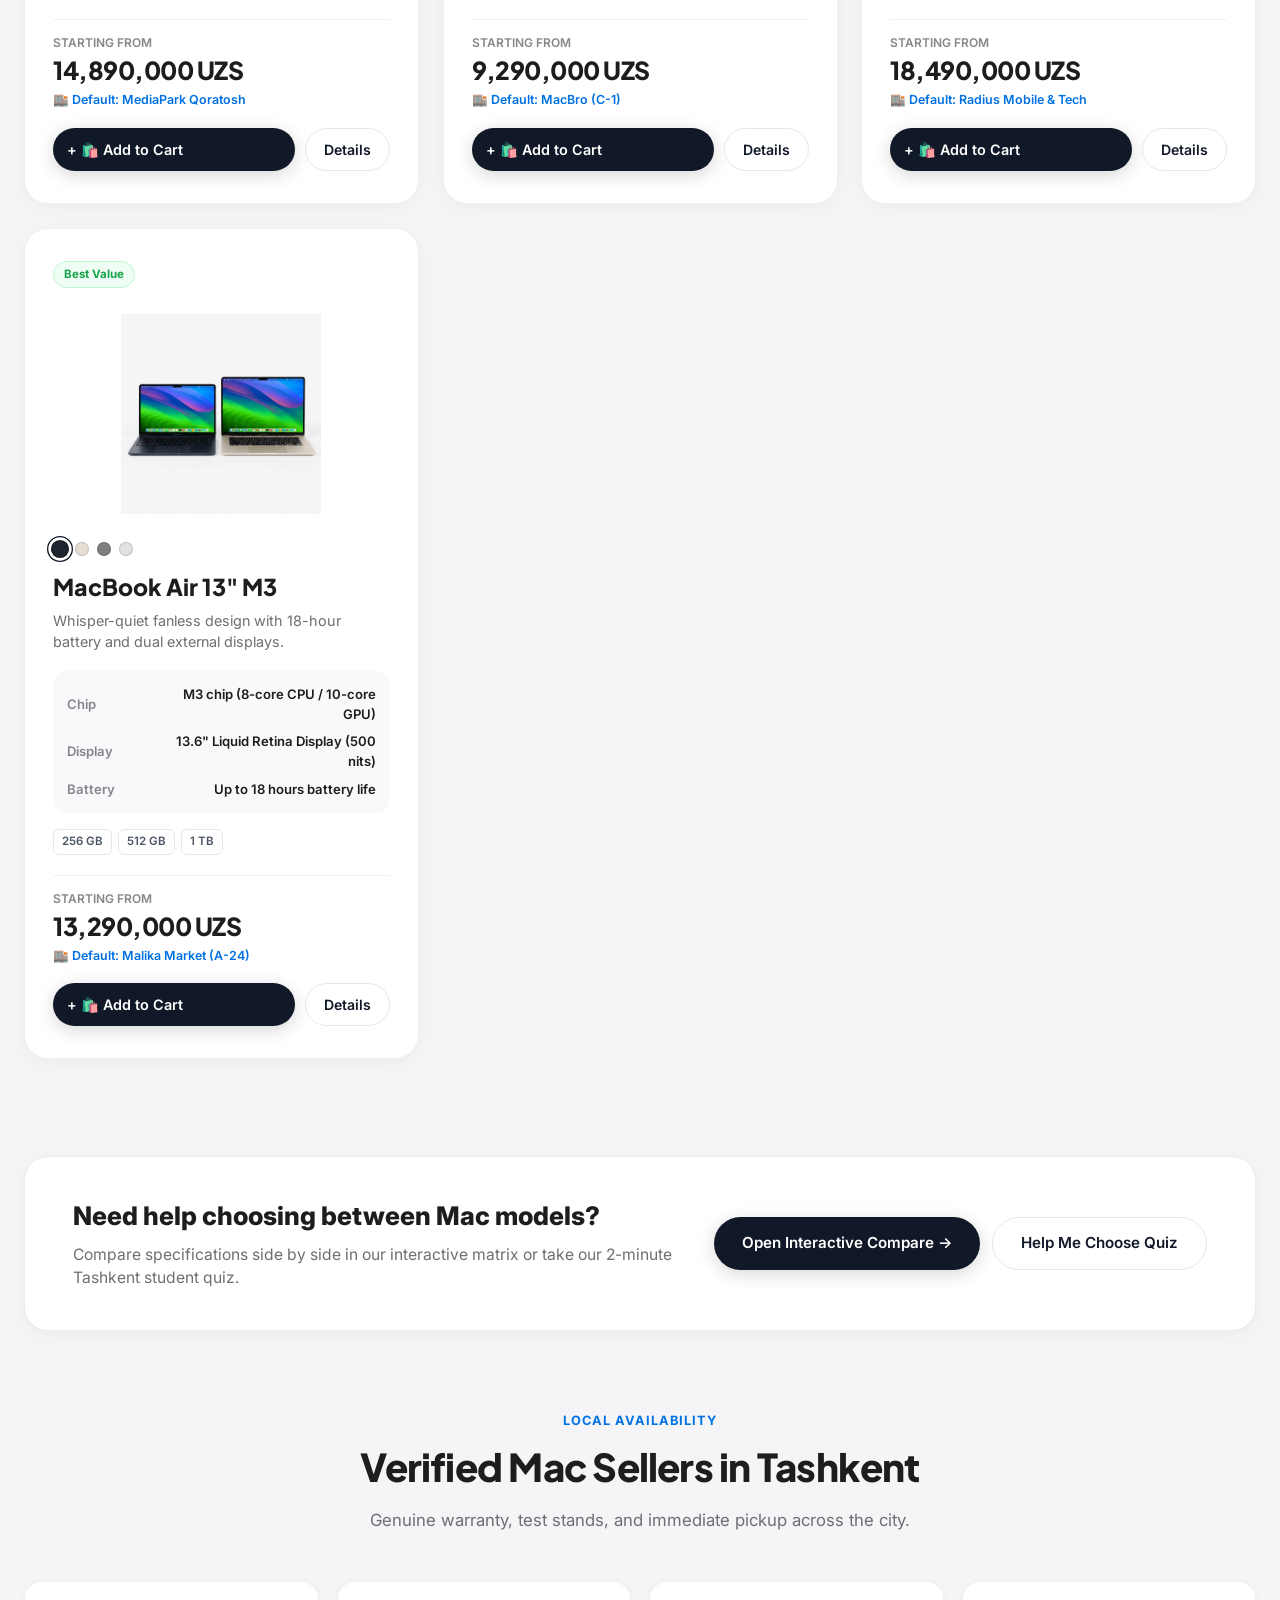
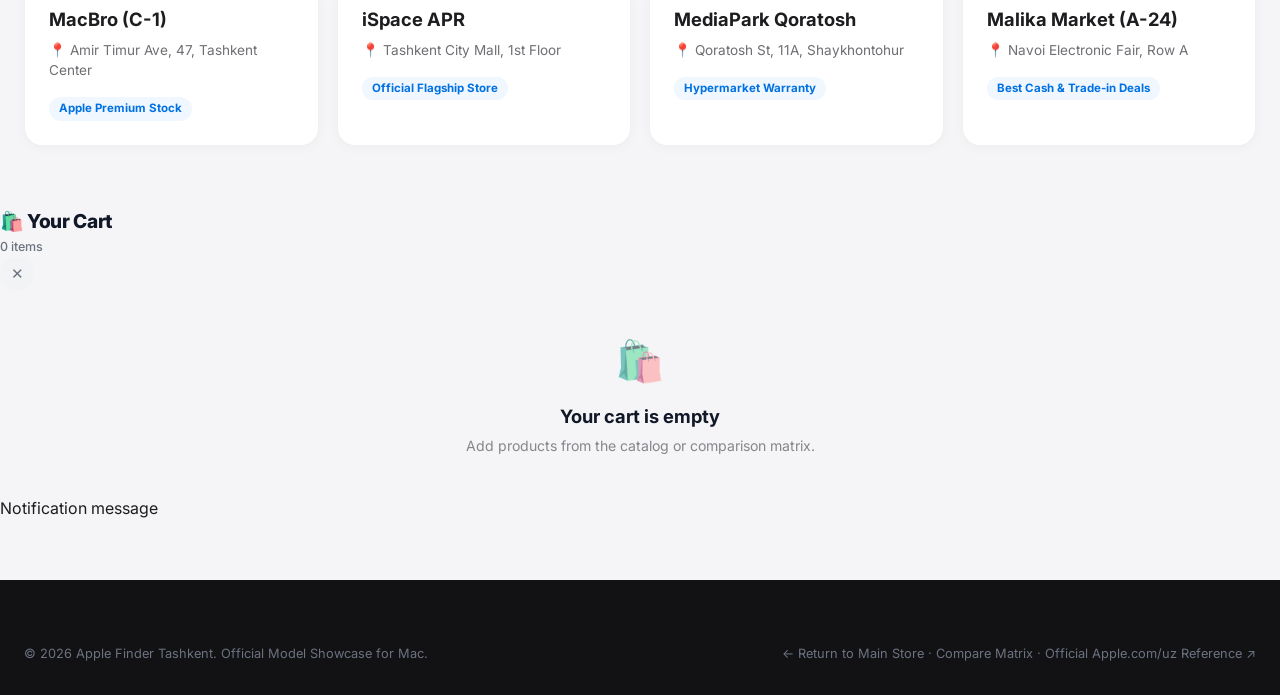
<file: pages/mac.html>
<!DOCTYPE html>
<html lang="en">
<head>
  <meta charset="UTF-8">
  <meta name="viewport" content="width=device-width, initial-scale=1.0">
  <title>Mac & MacBook (2025–2026 M4 Generation) — Apple Finder Tashkent</title>
  <meta name="description" content="Supercharged by M4, M4 Pro, and M4 Max. Radical compact 5x5 inch Mac mini, Liquid Retina XDR displays, 16GB RAM standard base, and up to 24 hours of endurance in Tashkent.">
  <link rel="preconnect" href="https://fonts.googleapis.com">
  <link rel="preconnect" href="https://fonts.gstatic.com" crossorigin>
  <link href="https://fonts.googleapis.com/css2?family=Inter:wght@400;500;600;700&family=Plus+Jakarta+Sans:wght@500;600;700;800&display=swap" rel="stylesheet">
  <link rel="stylesheet" href="../css/styles.css">
  <link rel="stylesheet" href="../css/hub_styles.css">
</head>
<body class="hub-page-body">

  <!-- ==================== TOP GLOBAL NAVIGATION ==================== -->
  <header class="site-header hub-global-header">
    <div class="container header-inner">
      <a href="../index.html" class="brand-group" title="Back to Apple Finder">
        <div class="brand-logo-icon">
          <svg class="apple-svg-logo" viewBox="0 0 170 170" width="22" height="22" fill="currentColor">
            <path d="M150.37 130.25c-2.45 5.66-5.35 10.87-8.71 15.66-4.58 6.53-8.33 11.05-11.22 13.56-4.48 4.12-9.28 6.23-14.42 6.35-3.69 0-8.14-1.05-13.32-3.18-5.19-2.12-9.97-3.17-14.34-3.17-4.58 0-9.49 1.05-14.75 3.17-5.26 2.13-9.5 3.24-12.74 3.35-4.35.13-9.16-1.9-14.42-6.08-3.69-3.04-7.67-7.81-11.96-14.34-6.19-9.56-11.16-20.78-14.92-33.65-3.76-12.87-5.64-24.81-5.64-35.83 0-14.56 3.69-26.69 11.07-36.4 7.38-9.71 16.73-14.65 28.05-14.82 4.35 0 9.29 1.1 14.82 3.31 5.53 2.21 9.4 3.37 11.61 3.48 2.65-.22 6.77-1.44 12.36-3.65 5.59-2.21 10.33-3.21 14.23-3 10.97.43 19.82 4.33 26.54 11.71 6.72 7.38 10.8 16.48 12.24 27.29-9.78 5.86-14.6 14.12-14.46 24.76.14 8.7 3.49 16.03 10.05 21.99 6.56 5.96 14.23 9.44 23.01 10.45-2.02 6.52-4.58 13.08-7.68 19.68zM119.22 31.86c0-6.95 2.53-13.48 7.59-19.58 5.06-6.1 11.39-10.22 18.99-12.35.22 1.52.33 2.83.33 3.91 0 7.17-2.67 13.91-8 20.21-5.33 6.3-11.77 10.37-19.32 12.21-.59-1.52-.89-2.99-.89-4.4z"/>
          </svg>
        </div>
        <div class="brand-text">
          <span class="brand-name">Apple Finder</span>
          <span class="brand-country">Tashkent</span>
        </div>
      </a>

      <!-- Category Pill Navigation -->
      <nav class="hub-categories-ribbon">
        
      <a href="watch.html" class="cat-pill-switch ">
        Watch
      </a>
    
      <a href="mac.html" class="cat-pill-switch active">
        Mac
      </a>
    
      <a href="ipad.html" class="cat-pill-switch ">
        iPad
      </a>
    
      <a href="iphone.html" class="cat-pill-switch ">
        iPhone
      </a>
    
      <a href="airpods.html" class="cat-pill-switch ">
        AirPods
      </a>
    
        <a href="compare.html" class="cat-pill-switch">Compare</a>
      </nav>

      <div class="header-actions">
        <a href="../index.html" class="btn-subtle-nav">← Main Page</a>
        <a href="cart.html" class="cart-btn" title="Shopping Cart">
          <span class="cart-icon">🛍️</span>
          <span class="cart-label">Cart</span>
          <span class="cart-count-pill" id="cartCount">0</span>
        </a>
      </div>
    </div>
  </header>

  <!-- ==================== CATEGORY SUB-NAV BAR (Apple.com style) ==================== -->
  <div class="hub-subnav-strip">
    <div class="container hub-subnav-inner">
      <div class="hub-subnav-title-group">
        <span class="hub-subnav-eyebrow">Category Subsite</span>
        <h2 class="hub-subnav-headline">Mac</h2>
      </div>

      <div class="hub-subnav-models">
        
    <a href="#model-macbook-pro-16-m4-max" class="cat-subnav-link">
      <span class="cat-subnav-name">Pro 16" (M4 Max)</span>
      <span class="cat-subnav-tag">2025–2026 Ultimate Pro</span>
    </a>
  
    <a href="#model-macbook-pro-14-m4-pro" class="cat-subnav-link">
      <span class="cat-subnav-name">Pro 14" (M4 Pro)</span>
      <span class="cat-subnav-tag">2025–2026 Pro Choice</span>
    </a>
  
    <a href="#model-macbook-air-15-m4" class="cat-subnav-link">
      <span class="cat-subnav-name">Air 15" M4</span>
      <span class="cat-subnav-tag">2025–2026 New Gen</span>
    </a>
  
    <a href="#model-macbook-air-13-m4" class="cat-subnav-link">
      <span class="cat-subnav-name">Air 13" M4</span>
      <span class="cat-subnav-tag">2025–2026 Bestseller</span>
    </a>
  
    <a href="#model-mac-mini-m4-pro" class="cat-subnav-link">
      <span class="cat-subnav-name">Mac mini (M4 & M4 Pro)</span>
      <span class="cat-subnav-tag">2025–2026 Redesigned</span>
    </a>
  
    <a href="#model-imac-24-m4" class="cat-subnav-link">
      <span class="cat-subnav-name">iMac 24" M4</span>
      <span class="cat-subnav-tag">2025–2026 All-in-One</span>
    </a>
  
    <a href="#model-macbook-air-13-m3" class="cat-subnav-link">
      <span class="cat-subnav-name">Air 13" M3</span>
      <span class="cat-subnav-tag">Best Value</span>
    </a>
  
      </div>

      <div class="hub-subnav-right">
        <a href="#lineup-section" class="btn-primary hub-subnav-cta">View Lineup (7)</a>
      </div>
    </div>
  </div>

  <main class="hub-main-content">
    
    <!-- ==================== HERO SHOWCASE BANNER ==================== -->
    <section class="hub-hero-section">
      <div class="container">
        <div class="hub-hero-card" style="--accent-hub: #2997ff;">
          <div class="hub-hero-glare"></div>
          <div class="hub-hero-info">
            <div class="hub-hero-badge">Apple Silicon M4, M4 Pro & M4 Max</div>
            <h1 class="hub-hero-title">If you can dream it, Mac can do it.</h1>
            <p class="hub-hero-desc">Supercharged by M4, M4 Pro, and M4 Max. Radical compact 5x5 inch Mac mini, Liquid Retina XDR displays, 16GB RAM standard base, and up to 24 hours of endurance in Tashkent.</p>
            
            <div class="hub-hero-meta-row">
              <div class="hub-meta-pill">
                <strong>7 Models</strong> in stock
              </div>
              <div class="hub-meta-pill">
                <strong>100% Official</strong> UzIMEI Registered
              </div>
              <div class="hub-meta-pill">
                <strong>1 Year</strong> Reseller Warranty
              </div>
            </div>

            <div class="hub-hero-actions">
              <a href="#lineup-section" class="btn-primary">
                <span>Explore Tashkent Lineup</span>
                <span>↓</span>
              </a>
              <button class="btn-secondary" onclick="openProductDetailModal('macbook-pro-16-m4-max')">
                <span>Spotlight Details</span>
              </button>
            </div>
          </div>

          <div class="hub-hero-media">
            <div class="hub-hero-img-wrap">
              <img src="../assets/images/macbook.jpg" alt="Mac" class="hub-hero-img">
            </div>
          </div>
        </div>
      </div>
    </section>

    <!-- ==================== WHY APPLE [CATEGORY] ==================== -->
    <section class="hub-features-section">
      <div class="container">
        <div class="hub-section-header">
          <span class="hub-section-eyebrow">Innovation Highlights</span>
          <h2 class="hub-section-title">Why Mac is in a class of its own.</h2>
          <p class="hub-section-sub">Engineered to integrate seamlessly with the Apple ecosystem in Uzbekistan.</p>
        </div>

        <div class="hub-features-grid">
          
    <div class="hub-feature-box">
      <div class="hub-feature-icon">⚡</div>
      <h4 class="hub-feature-title">M4 Generation Silicon</h4>
      <p class="hub-feature-desc">Industry-leading single-thread performance, 16GB unified RAM standard base, and hardware-accelerated ray tracing.</p>
    </div>
  
    <div class="hub-feature-box">
      <div class="hub-feature-icon">🔋</div>
      <h4 class="hub-feature-title">Up to 24 Hours Battery</h4>
      <p class="hub-feature-desc">The longest battery life in Mac history. Conquer demanding workdays across Tashkent without needing a power adapter.</p>
    </div>
  
    <div class="hub-feature-box">
      <div class="hub-feature-icon">🖥️</div>
      <h4 class="hub-feature-title">Liquid Retina XDR & Nano-Texture</h4>
      <p class="hub-feature-desc">Up to 1,600 nits peak brightness, 1,000,000:1 contrast ratio, ProMotion 120Hz, and optional glare-free Nano-texture glass.</p>
    </div>
  
    <div class="hub-feature-box">
      <div class="hub-feature-icon">🔒</div>
      <h4 class="hub-feature-title">macOS Sequoia & Apple Intelligence</h4>
      <p class="hub-feature-desc">iPhone Mirroring, seamless Continuity copy-paste, writing tools, and military-grade hardware security.</p>
    </div>
  
        </div>
      </div>
    </section>

    <!-- ==================== COMPLETE CATEGORY LINEUP ==================== -->
    <section class="hub-lineup-section" id="lineup-section">
      <div class="container">
        <div class="hub-section-header">
          <span class="hub-section-eyebrow">Explore the Tashkent Range</span>
          <h2 class="hub-section-title">Mac Models Available Now</h2>
          <p class="hub-section-sub">Click any model to inspect specifications or add directly to your temporary shopping session.</p>
        </div>

        <div class="hub-cards-grid">
          
      <div class="hub-product-card" id="model-macbook-pro-16-m4-max">
        <div class="hub-card-top-badge">2025–2026 Ultimate Pro</div>
        <div class="hub-card-image-box" onclick="openProductDetailModal('macbook-pro-16-m4-max')" style="cursor: pointer;" title="Click to view full specifications & Tashkent stores">
          <img src="../assets/images/macbook.jpg" alt="MacBook Pro 16" (M4 Max)" class="hub-card-img">
        </div>
        
        <div class="hub-card-colors">
          
      <span class="color-dot active" style="background: #1f2022;" title="Space Black"></span>
    
      <span class="color-dot " style="background: #e0e1e2;" title="Silver"></span>
    
        </div>

        <h3 class="hub-card-title" onclick="openProductDetailModal('macbook-pro-16-m4-max')" style="cursor: pointer;" title="Click to view details">MacBook Pro 16" (M4 Max)</h3>
        <p class="hub-card-tagline">16-core CPU, 40-core GPU, up to 128GB unified RAM, and 24h battery.</p>
        
        <div class="hub-specs-summary" onclick="openProductDetailModal('macbook-pro-16-m4-max')" style="cursor: pointer;">
          <div class="hub-spec-row">
            <span class="hub-spec-label">Chip</span>
            <span class="hub-spec-val">M4 Max chip (16-core CPU / 40-core GPU, 546 GB/s memory bandwidth)</span>
          </div>
          <div class="hub-spec-row">
            <span class="hub-spec-label">Display</span>
            <span class="hub-spec-val">16.2" Liquid Retina XDR (1600 nits peak, 120Hz ProMotion, Nano-texture option)</span>
          </div>
          <div class="hub-spec-row">
            <span class="hub-spec-label">Battery</span>
            <span class="hub-spec-val">Up to 24 hours battery life</span>
          </div>
        </div>

        <div class="hub-storage-row">
      <span class="hub-storage-chip">1 TB</span>
    
      <span class="hub-storage-chip">2 TB</span>
    
      <span class="hub-storage-chip">4 TB</span>
    
      <span class="hub-storage-chip">8 TB</span>
    </div>

        <div class="hub-price-box">
          <span class="hub-price-from">Starting from</span>
          <span class="hub-price-val">38,900,000 UZS</span>
          <span class="hub-price-store">🏬 Default: MacBro (C-1)</span>
        </div>

        <div class="hub-actions-row">
          <button class="btn-primary hub-btn-cart" data-cart-product-id="macbook-pro-16-m4-max" onclick="addToCart('macbook-pro-16-m4-max')">
            <span>+ 🛍️ Add to Cart</span>
          </button>
          <button class="btn-secondary hub-btn-details" onclick="openProductDetailModal('macbook-pro-16-m4-max')">
            Details
          </button>
        </div>
      </div>
    
      <div class="hub-product-card" id="model-macbook-pro-14-m4-pro">
        <div class="hub-card-top-badge">2025–2026 Pro Choice</div>
        <div class="hub-card-image-box" onclick="openProductDetailModal('macbook-pro-14-m4-pro')" style="cursor: pointer;" title="Click to view full specifications & Tashkent stores">
          <img src="../assets/images/macbook.jpg" alt="MacBook Pro 14" (M4 Pro)" class="hub-card-img">
        </div>
        
        <div class="hub-card-colors">
          
      <span class="color-dot active" style="background: #1f2022;" title="Space Black"></span>
    
      <span class="color-dot " style="background: #e0e1e2;" title="Silver"></span>
    
        </div>

        <h3 class="hub-card-title" onclick="openProductDetailModal('macbook-pro-14-m4-pro')" style="cursor: pointer;" title="Click to view details">MacBook Pro 14" (M4 Pro)</h3>
        <p class="hub-card-tagline">Blazing performance for development, 3D rendering, and 8K video timelines.</p>
        
        <div class="hub-specs-summary" onclick="openProductDetailModal('macbook-pro-14-m4-pro')" style="cursor: pointer;">
          <div class="hub-spec-row">
            <span class="hub-spec-label">Chip</span>
            <span class="hub-spec-val">M4 Pro chip (14-core CPU / 20-core GPU </span>
          </div>
          <div class="hub-spec-row">
            <span class="hub-spec-label">Display</span>
            <span class="hub-spec-val">14.2" Liquid Retina XDR (1600 nits peak, 1000 nits SDR, 120Hz ProMotion)</span>
          </div>
          <div class="hub-spec-row">
            <span class="hub-spec-label">Battery</span>
            <span class="hub-spec-val">Up to 22 hours battery life</span>
          </div>
        </div>

        <div class="hub-storage-row">
      <span class="hub-storage-chip">512 GB</span>
    
      <span class="hub-storage-chip">1 TB</span>
    
      <span class="hub-storage-chip">2 TB</span>
    </div>

        <div class="hub-price-box">
          <span class="hub-price-from">Starting from</span>
          <span class="hub-price-val">26,490,000 UZS</span>
          <span class="hub-price-store">🏬 Default: iSpace APR (Tashkent City Mall)</span>
        </div>

        <div class="hub-actions-row">
          <button class="btn-primary hub-btn-cart" data-cart-product-id="macbook-pro-14-m4-pro" onclick="addToCart('macbook-pro-14-m4-pro')">
            <span>+ 🛍️ Add to Cart</span>
          </button>
          <button class="btn-secondary hub-btn-details" onclick="openProductDetailModal('macbook-pro-14-m4-pro')">
            Details
          </button>
        </div>
      </div>
    
      <div class="hub-product-card" id="model-macbook-air-15-m4">
        <div class="hub-card-top-badge">2025–2026 New Gen</div>
        <div class="hub-card-image-box" onclick="openProductDetailModal('macbook-air-15-m4')" style="cursor: pointer;" title="Click to view full specifications & Tashkent stores">
          <img src="../assets/images/macbook.jpg" alt="MacBook Air 15" M4" class="hub-card-img">
        </div>
        
        <div class="hub-card-colors">
          
      <span class="color-dot active" style="background: #1e2430;" title="Midnight"></span>
    
      <span class="color-dot " style="background: #e5ded4;" title="Starlight"></span>
    
      <span class="color-dot " style="background: #7d7e80;" title="Space Gray"></span>
    
      <span class="color-dot " style="background: #e0e1e2;" title="Silver"></span>
    
        </div>

        <h3 class="hub-card-title" onclick="openProductDetailModal('macbook-air-15-m4')" style="cursor: pointer;" title="Click to view details">MacBook Air 15" M4</h3>
        <p class="hub-card-tagline">Impossibly thin 15.3-inch Liquid Retina with standard 16GB RAM and M4.</p>
        
        <div class="hub-specs-summary" onclick="openProductDetailModal('macbook-air-15-m4')" style="cursor: pointer;">
          <div class="hub-spec-row">
            <span class="hub-spec-label">Chip</span>
            <span class="hub-spec-val">M4 chip (10-core CPU / 10-core GPU </span>
          </div>
          <div class="hub-spec-row">
            <span class="hub-spec-label">Display</span>
            <span class="hub-spec-val">15.3" Liquid Retina Display (500 nits, P3 wide color)</span>
          </div>
          <div class="hub-spec-row">
            <span class="hub-spec-label">Battery</span>
            <span class="hub-spec-val">Up to 18 hours battery life</span>
          </div>
        </div>

        <div class="hub-storage-row">
      <span class="hub-storage-chip">256 GB</span>
    
      <span class="hub-storage-chip">512 GB</span>
    
      <span class="hub-storage-chip">1 TB</span>
    
      <span class="hub-storage-chip">2 TB</span>
    </div>

        <div class="hub-price-box">
          <span class="hub-price-from">Starting from</span>
          <span class="hub-price-val">17,990,000 UZS</span>
          <span class="hub-price-store">🏬 Default: Texnomart Panorama</span>
        </div>

        <div class="hub-actions-row">
          <button class="btn-primary hub-btn-cart" data-cart-product-id="macbook-air-15-m4" onclick="addToCart('macbook-air-15-m4')">
            <span>+ 🛍️ Add to Cart</span>
          </button>
          <button class="btn-secondary hub-btn-details" onclick="openProductDetailModal('macbook-air-15-m4')">
            Details
          </button>
        </div>
      </div>
    
      <div class="hub-product-card" id="model-macbook-air-13-m4">
        <div class="hub-card-top-badge">2025–2026 Bestseller</div>
        <div class="hub-card-image-box" onclick="openProductDetailModal('macbook-air-13-m4')" style="cursor: pointer;" title="Click to view full specifications & Tashkent stores">
          <img src="../assets/images/macbook.jpg" alt="MacBook Air 13" M4" class="hub-card-img">
        </div>
        
        <div class="hub-card-colors">
          
      <span class="color-dot active" style="background: #1e2430;" title="Midnight"></span>
    
      <span class="color-dot " style="background: #e5ded4;" title="Starlight"></span>
    
      <span class="color-dot " style="background: #7d7e80;" title="Space Gray"></span>
    
      <span class="color-dot " style="background: #e0e1e2;" title="Silver"></span>
    
        </div>

        <h3 class="hub-card-title" onclick="openProductDetailModal('macbook-air-13-m4')" style="cursor: pointer;" title="Click to view details">MacBook Air 13" M4</h3>
        <p class="hub-card-tagline">World's most popular laptop, now with M4 silicon and 16GB starting RAM.</p>
        
        <div class="hub-specs-summary" onclick="openProductDetailModal('macbook-air-13-m4')" style="cursor: pointer;">
          <div class="hub-spec-row">
            <span class="hub-spec-label">Chip</span>
            <span class="hub-spec-val">M4 chip (10-core CPU / 10-core GPU, 16-core Neural Engine)</span>
          </div>
          <div class="hub-spec-row">
            <span class="hub-spec-label">Display</span>
            <span class="hub-spec-val">13.6" Liquid Retina Display (500 nits)</span>
          </div>
          <div class="hub-spec-row">
            <span class="hub-spec-label">Battery</span>
            <span class="hub-spec-val">Up to 18 hours battery life</span>
          </div>
        </div>

        <div class="hub-storage-row">
      <span class="hub-storage-chip">256 GB</span>
    
      <span class="hub-storage-chip">512 GB</span>
    
      <span class="hub-storage-chip">1 TB</span>
    
      <span class="hub-storage-chip">2 TB</span>
    </div>

        <div class="hub-price-box">
          <span class="hub-price-from">Starting from</span>
          <span class="hub-price-val">14,890,000 UZS</span>
          <span class="hub-price-store">🏬 Default: MediaPark Qoratosh</span>
        </div>

        <div class="hub-actions-row">
          <button class="btn-primary hub-btn-cart" data-cart-product-id="macbook-air-13-m4" onclick="addToCart('macbook-air-13-m4')">
            <span>+ 🛍️ Add to Cart</span>
          </button>
          <button class="btn-secondary hub-btn-details" onclick="openProductDetailModal('macbook-air-13-m4')">
            Details
          </button>
        </div>
      </div>
    
      <div class="hub-product-card" id="model-mac-mini-m4-pro">
        <div class="hub-card-top-badge">2025–2026 Redesigned</div>
        <div class="hub-card-image-box" onclick="openProductDetailModal('mac-mini-m4-pro')" style="cursor: pointer;" title="Click to view full specifications & Tashkent stores">
          <img src="../assets/images/macbook.jpg" alt="Mac mini (M4 & M4 Pro)" class="hub-card-img">
        </div>
        
        <div class="hub-card-colors">
          
      <span class="color-dot active" style="background: #e0e1e2;" title="Silver"></span>
    
        </div>

        <h3 class="hub-card-title" onclick="openProductDetailModal('mac-mini-m4-pro')" style="cursor: pointer;" title="Click to view details">Mac mini (M4 & M4 Pro)</h3>
        <p class="hub-card-tagline">Radical 5-by-5-inch compact redesign with front USB-C, Thunderbolt 5 & M4 Pro.</p>
        
        <div class="hub-specs-summary" onclick="openProductDetailModal('mac-mini-m4-pro')" style="cursor: pointer;">
          <div class="hub-spec-row">
            <span class="hub-spec-label">Chip</span>
            <span class="hub-spec-val">M4 chip (10-core CPU / 10-core GPU) or M4 Pro (14-core CPU / 20-core GPU)</span>
          </div>
          <div class="hub-spec-row">
            <span class="hub-spec-label">Display</span>
            <span class="hub-spec-val">Supports up to three 6K external displays simultaneously</span>
          </div>
          <div class="hub-spec-row">
            <span class="hub-spec-label">Battery</span>
            <span class="hub-spec-val">Desktop Power (Ultra-efficient 100-240V AC)</span>
          </div>
        </div>

        <div class="hub-storage-row">
      <span class="hub-storage-chip">256 GB</span>
    
      <span class="hub-storage-chip">512 GB</span>
    
      <span class="hub-storage-chip">1 TB</span>
    
      <span class="hub-storage-chip">2 TB</span>
    </div>

        <div class="hub-price-box">
          <span class="hub-price-from">Starting from</span>
          <span class="hub-price-val">9,290,000 UZS</span>
          <span class="hub-price-store">🏬 Default: MacBro (C-1)</span>
        </div>

        <div class="hub-actions-row">
          <button class="btn-primary hub-btn-cart" data-cart-product-id="mac-mini-m4-pro" onclick="addToCart('mac-mini-m4-pro')">
            <span>+ 🛍️ Add to Cart</span>
          </button>
          <button class="btn-secondary hub-btn-details" onclick="openProductDetailModal('mac-mini-m4-pro')">
            Details
          </button>
        </div>
      </div>
    
      <div class="hub-product-card" id="model-imac-24-m4">
        <div class="hub-card-top-badge">2025–2026 All-in-One</div>
        <div class="hub-card-image-box" onclick="openProductDetailModal('imac-24-m4')" style="cursor: pointer;" title="Click to view full specifications & Tashkent stores">
          <img src="../assets/images/macbook.jpg" alt="iMac 24" M4" class="hub-card-img">
        </div>
        
        <div class="hub-card-colors">
          
      <span class="color-dot active" style="background: #3b5998;" title="Blue"></span>
    
      <span class="color-dot " style="background: #4d8b74;" title="Green"></span>
    
      <span class="color-dot " style="background: #d9788f;" title="Pink"></span>
    
      <span class="color-dot " style="background: #e0e1e2;" title="Silver"></span>
    
      <span class="color-dot " style="background: #e3ba4b;" title="Yellow"></span>
    
      <span class="color-dot " style="background: #d96b3f;" title="Orange"></span>
    
      <span class="color-dot " style="background: #7a5ba3;" title="Purple"></span>
    
        </div>

        <h3 class="hub-card-title" onclick="openProductDetailModal('imac-24-m4')" style="cursor: pointer;" title="Click to view details">iMac 24" M4</h3>
        <p class="hub-card-tagline">Vibrant 4.5K Retina all-in-one with M4 power, Nano-texture option & Desk View.</p>
        
        <div class="hub-specs-summary" onclick="openProductDetailModal('imac-24-m4')" style="cursor: pointer;">
          <div class="hub-spec-row">
            <span class="hub-spec-label">Chip</span>
            <span class="hub-spec-val">M4 chip (10-core CPU / 10-core GPU, 16GB Unified RAM standard)</span>
          </div>
          <div class="hub-spec-row">
            <span class="hub-spec-label">Display</span>
            <span class="hub-spec-val">24" 4.5K Retina Display (4480x2520, 500 nits, Nano-texture option)</span>
          </div>
          <div class="hub-spec-row">
            <span class="hub-spec-label">Battery</span>
            <span class="hub-spec-val">Desktop Power (143W power adapter with integrated Gigabit Ethernet)</span>
          </div>
        </div>

        <div class="hub-storage-row">
      <span class="hub-storage-chip">256 GB</span>
    
      <span class="hub-storage-chip">512 GB</span>
    
      <span class="hub-storage-chip">1 TB</span>
    </div>

        <div class="hub-price-box">
          <span class="hub-price-from">Starting from</span>
          <span class="hub-price-val">18,490,000 UZS</span>
          <span class="hub-price-store">🏬 Default: Radius Mobile & Tech</span>
        </div>

        <div class="hub-actions-row">
          <button class="btn-primary hub-btn-cart" data-cart-product-id="imac-24-m4" onclick="addToCart('imac-24-m4')">
            <span>+ 🛍️ Add to Cart</span>
          </button>
          <button class="btn-secondary hub-btn-details" onclick="openProductDetailModal('imac-24-m4')">
            Details
          </button>
        </div>
      </div>
    
      <div class="hub-product-card" id="model-macbook-air-13-m3">
        <div class="hub-card-top-badge">Best Value</div>
        <div class="hub-card-image-box" onclick="openProductDetailModal('macbook-air-13-m3')" style="cursor: pointer;" title="Click to view full specifications & Tashkent stores">
          <img src="../assets/images/macbook.jpg" alt="MacBook Air 13" M3" class="hub-card-img">
        </div>
        
        <div class="hub-card-colors">
          
      <span class="color-dot active" style="background: #1e2430;" title="Midnight"></span>
    
      <span class="color-dot " style="background: #e5ded4;" title="Starlight"></span>
    
      <span class="color-dot " style="background: #7d7e80;" title="Space Gray"></span>
    
      <span class="color-dot " style="background: #e0e1e2;" title="Silver"></span>
    
        </div>

        <h3 class="hub-card-title" onclick="openProductDetailModal('macbook-air-13-m3')" style="cursor: pointer;" title="Click to view details">MacBook Air 13" M3</h3>
        <p class="hub-card-tagline">Whisper-quiet fanless design with 18-hour battery and dual external displays.</p>
        
        <div class="hub-specs-summary" onclick="openProductDetailModal('macbook-air-13-m3')" style="cursor: pointer;">
          <div class="hub-spec-row">
            <span class="hub-spec-label">Chip</span>
            <span class="hub-spec-val">M3 chip (8-core CPU / 10-core GPU)</span>
          </div>
          <div class="hub-spec-row">
            <span class="hub-spec-label">Display</span>
            <span class="hub-spec-val">13.6" Liquid Retina Display (500 nits)</span>
          </div>
          <div class="hub-spec-row">
            <span class="hub-spec-label">Battery</span>
            <span class="hub-spec-val">Up to 18 hours battery life</span>
          </div>
        </div>

        <div class="hub-storage-row">
      <span class="hub-storage-chip">256 GB</span>
    
      <span class="hub-storage-chip">512 GB</span>
    
      <span class="hub-storage-chip">1 TB</span>
    </div>

        <div class="hub-price-box">
          <span class="hub-price-from">Starting from</span>
          <span class="hub-price-val">13,290,000 UZS</span>
          <span class="hub-price-store">🏬 Default: Malika Market (A-24)</span>
        </div>

        <div class="hub-actions-row">
          <button class="btn-primary hub-btn-cart" data-cart-product-id="macbook-air-13-m3" onclick="addToCart('macbook-air-13-m3')">
            <span>+ 🛍️ Add to Cart</span>
          </button>
          <button class="btn-secondary hub-btn-details" onclick="openProductDetailModal('macbook-air-13-m3')">
            Details
          </button>
        </div>
      </div>
    
        </div>
      </div>
    </section>

    <!-- ==================== COMPARISON STRIP ==================== -->
    <section class="hub-compare-cta-section">
      <div class="container">
        <div class="hub-compare-banner">
          <div>
            <h3>Need help choosing between Mac models?</h3>
            <p>Compare specifications side by side in our interactive matrix or take our 2-minute Tashkent student quiz.</p>
          </div>
          <div class="hub-compare-buttons">
            <a href="compare.html" class="btn-primary">Open Interactive Compare →</a>
            <a href="../index.html#quiz-section" class="btn-secondary">Help Me Choose Quiz</a>
          </div>
        </div>
      </div>
    </section>

    <!-- ==================== TASHKENT AUTHORIZED STORES ==================== -->
    <section class="hub-stores-section">
      <div class="container">
        <div class="hub-section-header">
          <span class="hub-section-eyebrow">Local Availability</span>
          <h2 class="hub-section-title">Verified Mac Sellers in Tashkent</h2>
          <p class="hub-section-sub">Genuine warranty, test stands, and immediate pickup across the city.</p>
        </div>

        <div class="hub-stores-grid">
          <div class="hub-store-card">
            <h4>MacBro (C-1)</h4>
            <p>📍 Amir Timur Ave, 47, Tashkent Center</p>
            <span class="hub-store-tag">Apple Premium Stock</span>
          </div>
          <div class="hub-store-card">
            <h4>iSpace APR</h4>
            <p>📍 Tashkent City Mall, 1st Floor</p>
            <span class="hub-store-tag">Official Flagship Store</span>
          </div>
          <div class="hub-store-card">
            <h4>MediaPark Qoratosh</h4>
            <p>📍 Qoratosh St, 11A, Shaykhontohur</p>
            <span class="hub-store-tag">Hypermarket Warranty</span>
          </div>
          <div class="hub-store-card">
            <h4>Malika Market (A-24)</h4>
            <p>📍 Navoi Electronic Fair, Row A</p>
            <span class="hub-store-tag">Best Cash & Trade-in Deals</span>
          </div>
        </div>
      </div>
    </section>

  </main>

  <!-- ==================== CART DRAWER ==================== -->
  <div class="cart-drawer-backdrop" id="cartDrawerBackdrop" onclick="closeCartDrawer(event)">
    <div class="cart-drawer-panel" onclick="event.stopPropagation()">
      <div class="cart-drawer-header">
        <div class="cart-header-title-wrap">
          <h3 class="cart-title">🛍️ Your Cart</h3>
          <span class="cart-subtitle" id="cartItemCountLabel">0 items</span>
        </div>
        <button class="cart-close-btn" onclick="toggleCartDrawer()" title="Close">✕</button>
      </div>

      <div class="cart-items-container" id="cartItemsList">
        <!-- Injected via script.js -->
      </div>

      <div class="cart-footer" id="cartFooter">
        <div class="cart-total-row">
          <span class="cart-total-label">Total Estimated Price:</span>
          <span class="cart-total-amount" id="cartTotalPrice">0 UZS</span>
        </div>
        <div class="cart-actions-row">
          <button class="btn-primary btn-cart-checkout" onclick="proceedCartCheckout()">
            <span>Proceed to Reservation →</span>
          </button>
          <button class="btn-clear-cart" onclick="clearCart()">Clear</button>
        </div>
      </div>
    </div>
  </div>

  <!-- Detailed Product Modal (Dynamic for all 30 products) -->
  <div class="modal-backdrop" id="productDetailModal" onclick="closeProductDetailModal(event)"></div>

  <!-- Reservation Modal -->
  <div class="modal-backdrop" id="reservationModal">
    <div class="modal-card">
      <div class="modal-header">
        <h3 class="modal-title">Order Reservation (Tashkent)</h3>
        <button class="modal-close" onclick="closeModal('reservationModal')">✕</button>
      </div>
      <div class="modal-body">
        <p class="modal-desc">
          Your reservation has been confirmed! An SMS code will be sent to confirm device hold at the selected Tashkent retailer.
        </p>
        <div class="modal-selected-summary">
          <div id="modalProductName" style="font-weight: 700; color: #1d1d1f; margin-bottom: 4px;">Selected Device</div>
          <div id="modalStoreName" style="color: #0071e3; font-size: 0.9rem;">Verified Tashkent Store</div>
        </div>
        <button class="btn-primary" style="width: 100%; margin-top: 20px;" onclick="closeModal('reservationModal')">
          Done
        </button>
      </div>
    </div>
  </div>

  <!-- Toast Notification -->
  <div class="app-toast" id="appToast">Notification message</div>

  <!-- Footer -->
  <footer class="site-footer">
    <div class="container footer-bottom">
      <p>© 2026 Apple Finder Tashkent. Official Model Showcase for Mac.</p>
      <div class="footer-links-inline">
        <a href="../index.html">← Return to Main Store</a> · 
        <a href="compare.html">Compare Matrix</a> · 
        <a href="https://www.apple.com/uz/mac/" target="_blank" rel="noopener">Official Apple.com/uz Reference ↗</a>
      </div>
    </div>
  </footer>

  <script src="../js/data.js"></script>
  <script src="../js/cart.js"></script>
  <script src="../js/script.js"></script>
</body>
</html>
</file>
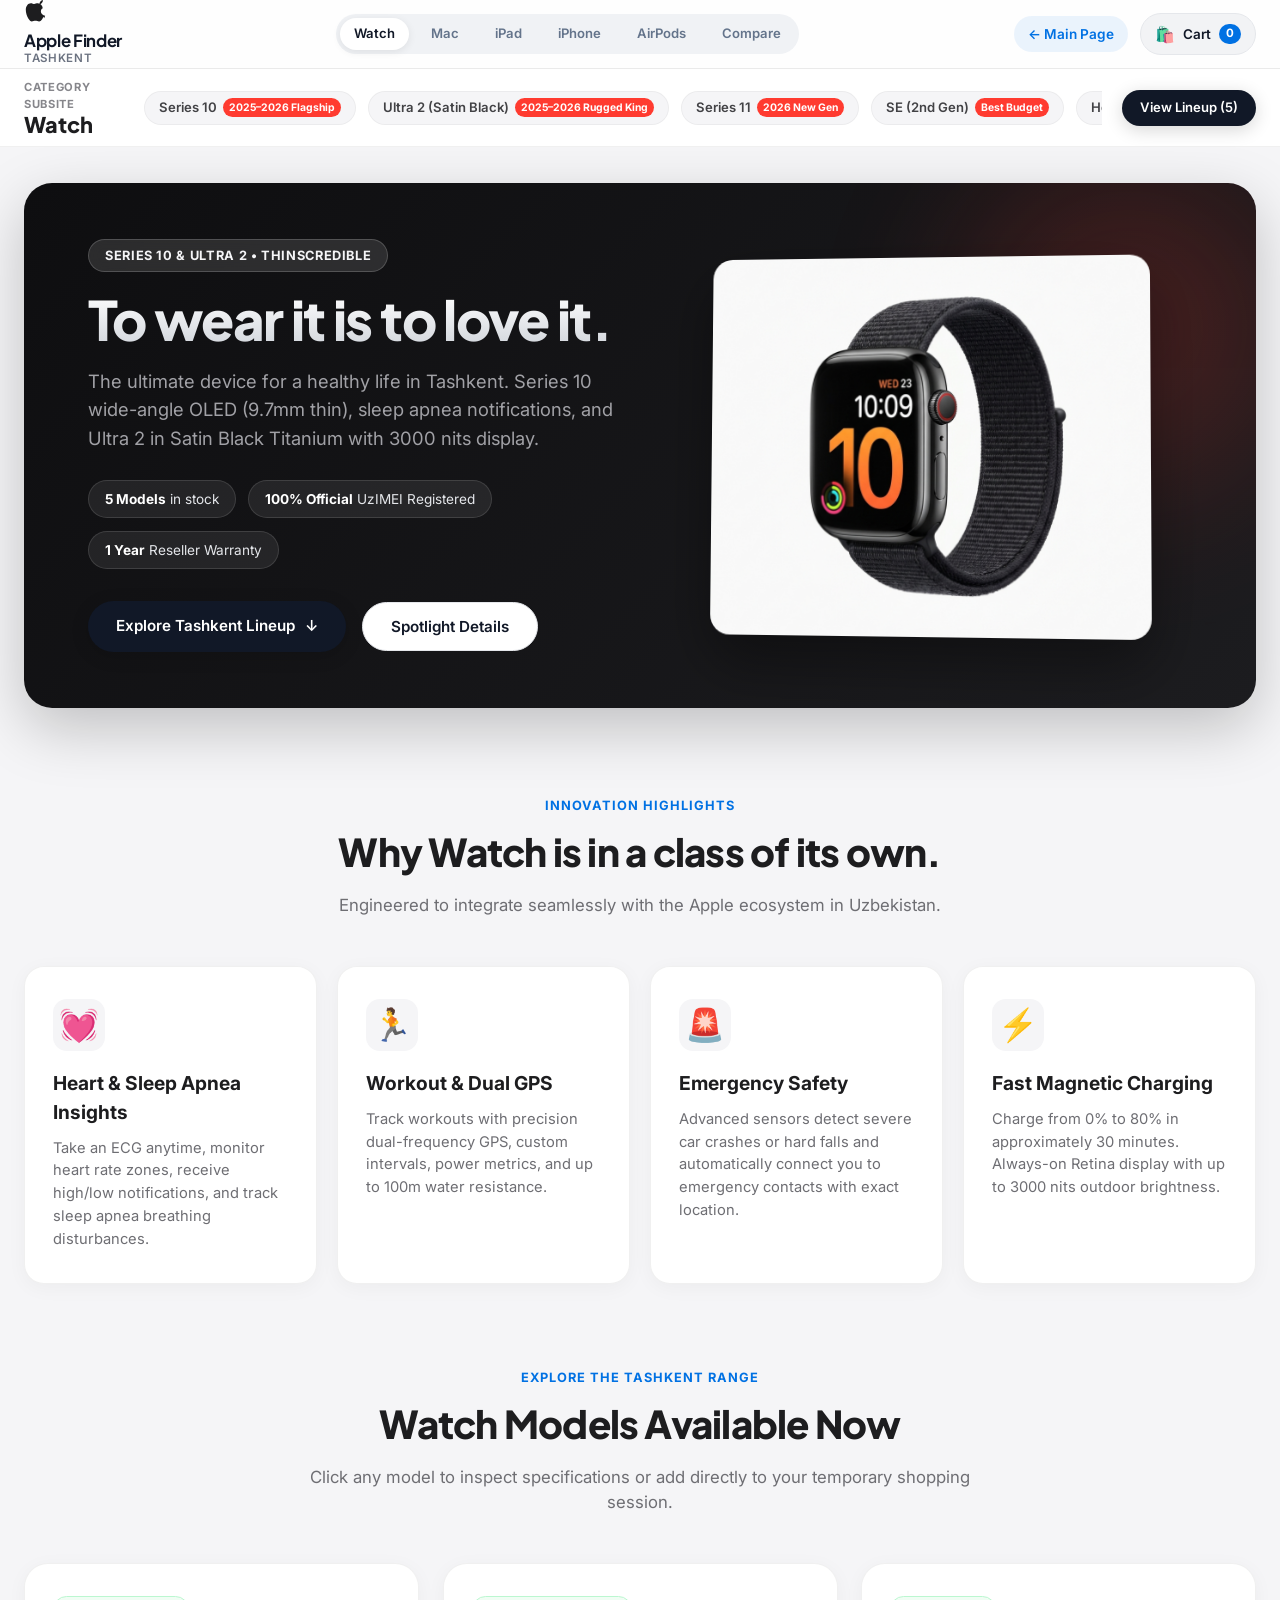
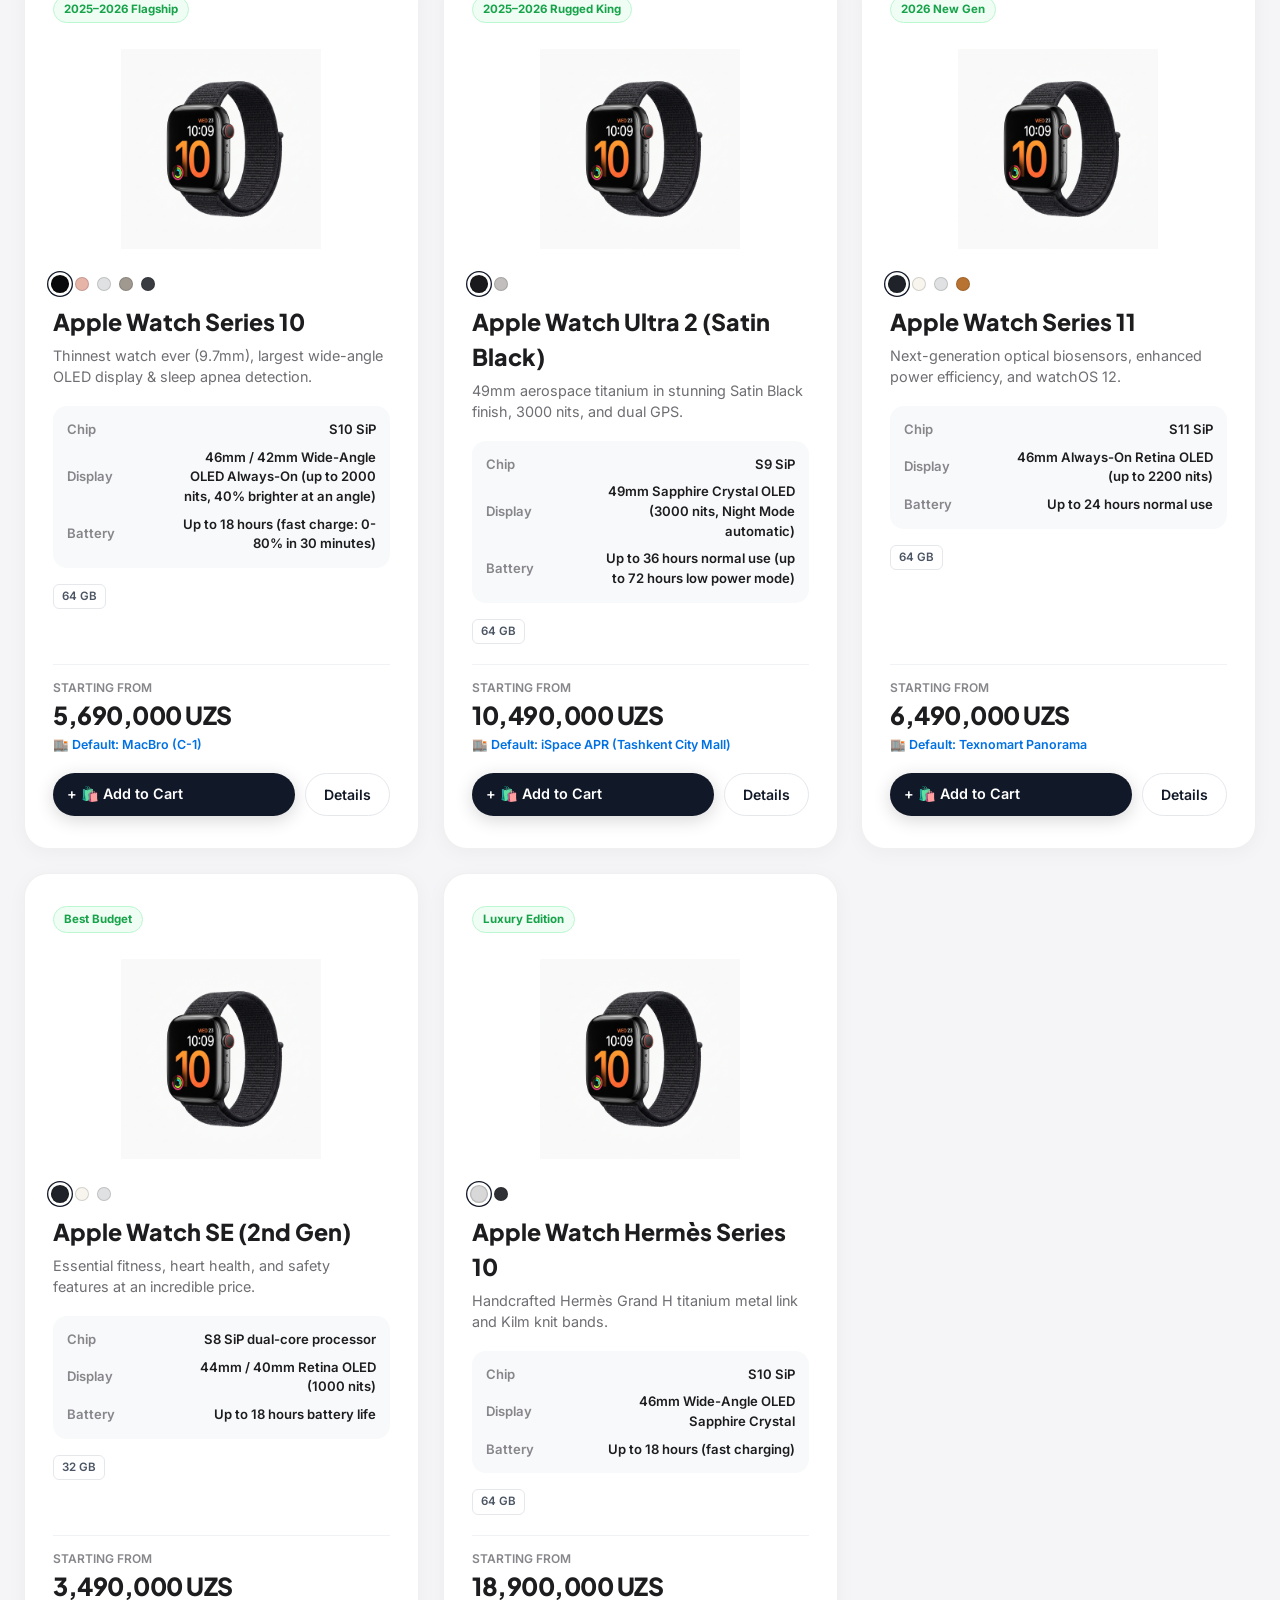
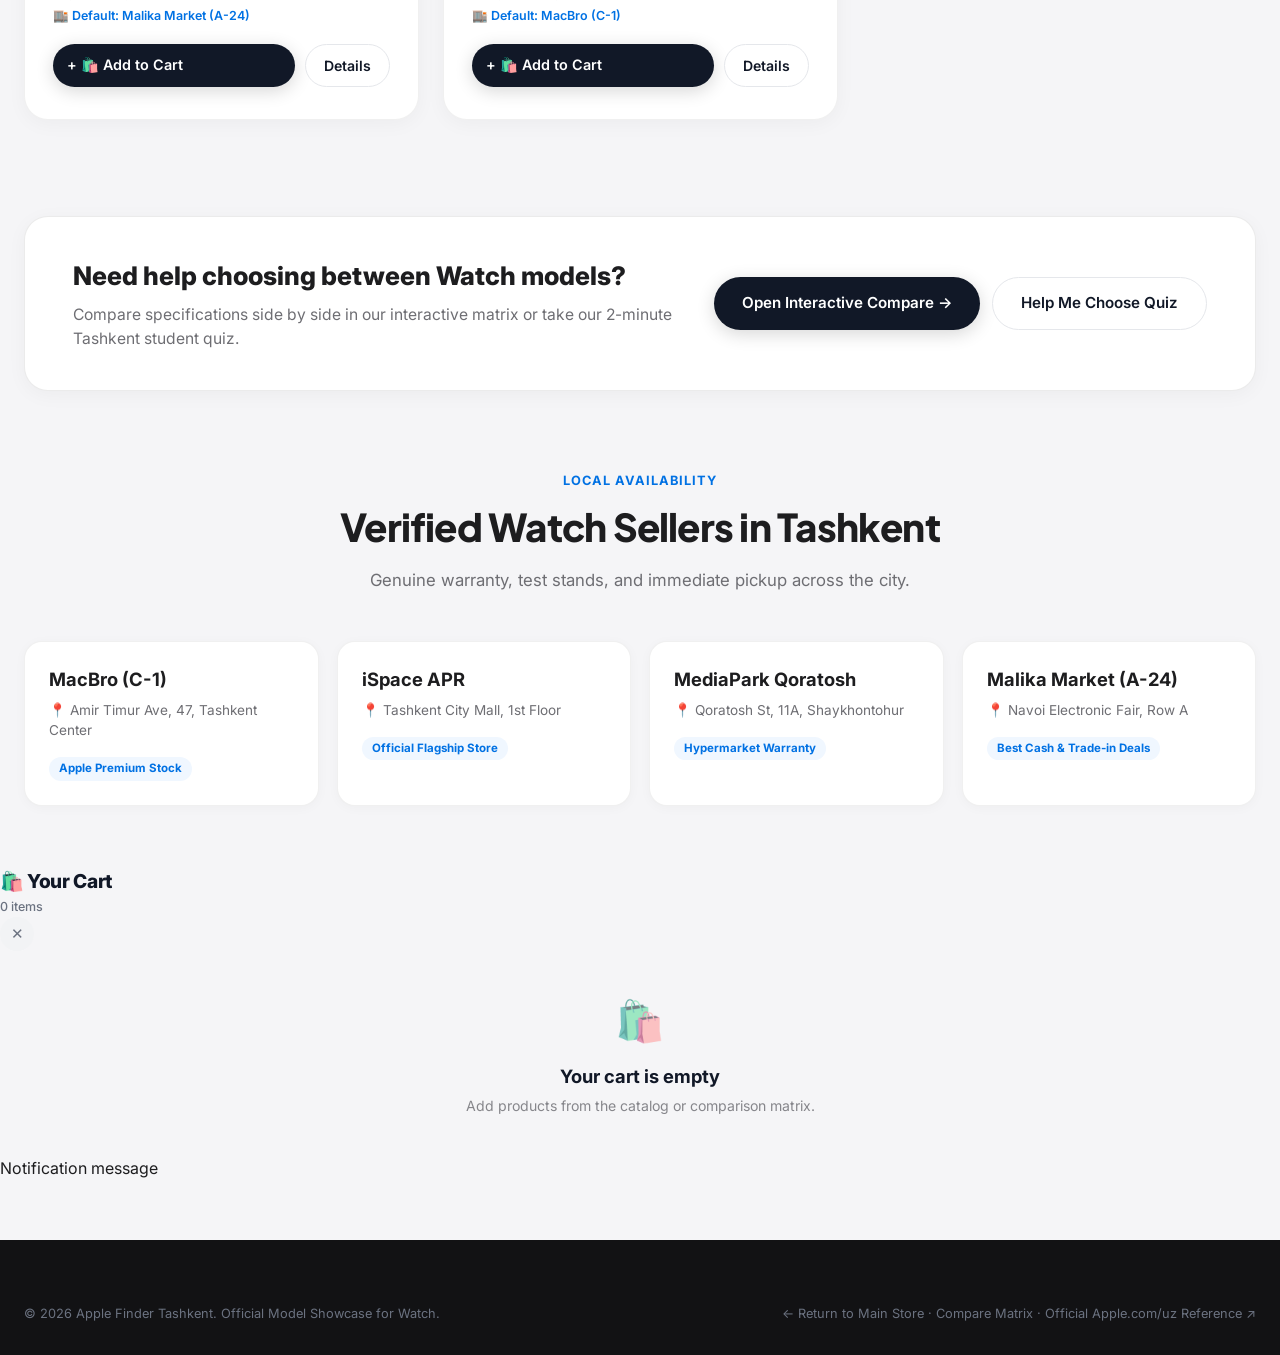
<file: pages/watch.html>
<!DOCTYPE html>
<html lang="en">
<head>
  <meta charset="UTF-8">
  <meta name="viewport" content="width=device-width, initial-scale=1.0">
  <title>Apple Watch (2025–2026) — Apple Finder Tashkent</title>
  <meta name="description" content="The ultimate device for a healthy life in Tashkent. Series 10 wide-angle OLED (9.7mm thin), sleep apnea notifications, and Ultra 2 in Satin Black Titanium with 3000 nits display.">
  <link rel="preconnect" href="https://fonts.googleapis.com">
  <link rel="preconnect" href="https://fonts.gstatic.com" crossorigin>
  <link href="https://fonts.googleapis.com/css2?family=Inter:wght@400;500;600;700&family=Plus+Jakarta+Sans:wght@500;600;700;800&display=swap" rel="stylesheet">
  <link rel="stylesheet" href="../css/styles.css">
  <link rel="stylesheet" href="../css/hub_styles.css">
</head>
<body class="hub-page-body">

  <!-- ==================== TOP GLOBAL NAVIGATION ==================== -->
  <header class="site-header hub-global-header">
    <div class="container header-inner">
      <a href="../index.html" class="brand-group" title="Back to Apple Finder">
        <div class="brand-logo-icon">
          <svg class="apple-svg-logo" viewBox="0 0 170 170" width="22" height="22" fill="currentColor">
            <path d="M150.37 130.25c-2.45 5.66-5.35 10.87-8.71 15.66-4.58 6.53-8.33 11.05-11.22 13.56-4.48 4.12-9.28 6.23-14.42 6.35-3.69 0-8.14-1.05-13.32-3.18-5.19-2.12-9.97-3.17-14.34-3.17-4.58 0-9.49 1.05-14.75 3.17-5.26 2.13-9.5 3.24-12.74 3.35-4.35.13-9.16-1.9-14.42-6.08-3.69-3.04-7.67-7.81-11.96-14.34-6.19-9.56-11.16-20.78-14.92-33.65-3.76-12.87-5.64-24.81-5.64-35.83 0-14.56 3.69-26.69 11.07-36.4 7.38-9.71 16.73-14.65 28.05-14.82 4.35 0 9.29 1.1 14.82 3.31 5.53 2.21 9.4 3.37 11.61 3.48 2.65-.22 6.77-1.44 12.36-3.65 5.59-2.21 10.33-3.21 14.23-3 10.97.43 19.82 4.33 26.54 11.71 6.72 7.38 10.8 16.48 12.24 27.29-9.78 5.86-14.6 14.12-14.46 24.76.14 8.7 3.49 16.03 10.05 21.99 6.56 5.96 14.23 9.44 23.01 10.45-2.02 6.52-4.58 13.08-7.68 19.68zM119.22 31.86c0-6.95 2.53-13.48 7.59-19.58 5.06-6.1 11.39-10.22 18.99-12.35.22 1.52.33 2.83.33 3.91 0 7.17-2.67 13.91-8 20.21-5.33 6.3-11.77 10.37-19.32 12.21-.59-1.52-.89-2.99-.89-4.4z"/>
          </svg>
        </div>
        <div class="brand-text">
          <span class="brand-name">Apple Finder</span>
          <span class="brand-country">Tashkent</span>
        </div>
      </a>

      <!-- Category Pill Navigation -->
      <nav class="hub-categories-ribbon">
        
      <a href="watch.html" class="cat-pill-switch active">
        Watch
      </a>
    
      <a href="mac.html" class="cat-pill-switch ">
        Mac
      </a>
    
      <a href="ipad.html" class="cat-pill-switch ">
        iPad
      </a>
    
      <a href="iphone.html" class="cat-pill-switch ">
        iPhone
      </a>
    
      <a href="airpods.html" class="cat-pill-switch ">
        AirPods
      </a>
    
        <a href="compare.html" class="cat-pill-switch">Compare</a>
      </nav>

      <div class="header-actions">
        <a href="../index.html" class="btn-subtle-nav">← Main Page</a>
        <a href="cart.html" class="cart-btn" title="Shopping Cart">
          <span class="cart-icon">🛍️</span>
          <span class="cart-label">Cart</span>
          <span class="cart-count-pill" id="cartCount">0</span>
        </a>
      </div>
    </div>
  </header>

  <!-- ==================== CATEGORY SUB-NAV BAR (Apple.com style) ==================== -->
  <div class="hub-subnav-strip">
    <div class="container hub-subnav-inner">
      <div class="hub-subnav-title-group">
        <span class="hub-subnav-eyebrow">Category Subsite</span>
        <h2 class="hub-subnav-headline">Watch</h2>
      </div>

      <div class="hub-subnav-models">
        
    <a href="#model-apple-watch-series-10" class="cat-subnav-link">
      <span class="cat-subnav-name">Series 10</span>
      <span class="cat-subnav-tag">2025–2026 Flagship</span>
    </a>
  
    <a href="#model-apple-watch-ultra-2-black" class="cat-subnav-link">
      <span class="cat-subnav-name">Ultra 2 (Satin Black)</span>
      <span class="cat-subnav-tag">2025–2026 Rugged King</span>
    </a>
  
    <a href="#model-apple-watch-series-11" class="cat-subnav-link">
      <span class="cat-subnav-name">Series 11</span>
      <span class="cat-subnav-tag">2026 New Gen</span>
    </a>
  
    <a href="#model-apple-watch-se-2" class="cat-subnav-link">
      <span class="cat-subnav-name">SE (2nd Gen)</span>
      <span class="cat-subnav-tag">Best Budget</span>
    </a>
  
    <a href="#model-apple-watch-hermes-s10" class="cat-subnav-link">
      <span class="cat-subnav-name">Hermès Series 10</span>
      <span class="cat-subnav-tag">Luxury Edition</span>
    </a>
  
      </div>

      <div class="hub-subnav-right">
        <a href="#lineup-section" class="btn-primary hub-subnav-cta">View Lineup (5)</a>
      </div>
    </div>
  </div>

  <main class="hub-main-content">
    
    <!-- ==================== HERO SHOWCASE BANNER ==================== -->
    <section class="hub-hero-section">
      <div class="container">
        <div class="hub-hero-card" style="--accent-hub: #ff3b30;">
          <div class="hub-hero-glare"></div>
          <div class="hub-hero-info">
            <div class="hub-hero-badge">Series 10 & Ultra 2 • Thinscredible</div>
            <h1 class="hub-hero-title">To wear it is to love it.</h1>
            <p class="hub-hero-desc">The ultimate device for a healthy life in Tashkent. Series 10 wide-angle OLED (9.7mm thin), sleep apnea notifications, and Ultra 2 in Satin Black Titanium with 3000 nits display.</p>
            
            <div class="hub-hero-meta-row">
              <div class="hub-meta-pill">
                <strong>5 Models</strong> in stock
              </div>
              <div class="hub-meta-pill">
                <strong>100% Official</strong> UzIMEI Registered
              </div>
              <div class="hub-meta-pill">
                <strong>1 Year</strong> Reseller Warranty
              </div>
            </div>

            <div class="hub-hero-actions">
              <a href="#lineup-section" class="btn-primary">
                <span>Explore Tashkent Lineup</span>
                <span>↓</span>
              </a>
              <button class="btn-secondary" onclick="openProductDetailModal('apple-watch-series-10')">
                <span>Spotlight Details</span>
              </button>
            </div>
          </div>

          <div class="hub-hero-media">
            <div class="hub-hero-img-wrap">
              <img src="../assets/images/watch.jpg" alt="Watch" class="hub-hero-img">
            </div>
          </div>
        </div>
      </div>
    </section>

    <!-- ==================== WHY APPLE [CATEGORY] ==================== -->
    <section class="hub-features-section">
      <div class="container">
        <div class="hub-section-header">
          <span class="hub-section-eyebrow">Innovation Highlights</span>
          <h2 class="hub-section-title">Why Watch is in a class of its own.</h2>
          <p class="hub-section-sub">Engineered to integrate seamlessly with the Apple ecosystem in Uzbekistan.</p>
        </div>

        <div class="hub-features-grid">
          
    <div class="hub-feature-box">
      <div class="hub-feature-icon">💓</div>
      <h4 class="hub-feature-title">Heart & Sleep Apnea Insights</h4>
      <p class="hub-feature-desc">Take an ECG anytime, monitor heart rate zones, receive high/low notifications, and track sleep apnea breathing disturbances.</p>
    </div>
  
    <div class="hub-feature-box">
      <div class="hub-feature-icon">🏃</div>
      <h4 class="hub-feature-title">Workout & Dual GPS</h4>
      <p class="hub-feature-desc">Track workouts with precision dual-frequency GPS, custom intervals, power metrics, and up to 100m water resistance.</p>
    </div>
  
    <div class="hub-feature-box">
      <div class="hub-feature-icon">🚨</div>
      <h4 class="hub-feature-title">Emergency Safety</h4>
      <p class="hub-feature-desc">Advanced sensors detect severe car crashes or hard falls and automatically connect you to emergency contacts with exact location.</p>
    </div>
  
    <div class="hub-feature-box">
      <div class="hub-feature-icon">⚡</div>
      <h4 class="hub-feature-title">Fast Magnetic Charging</h4>
      <p class="hub-feature-desc">Charge from 0% to 80% in approximately 30 minutes. Always-on Retina display with up to 3000 nits outdoor brightness.</p>
    </div>
  
        </div>
      </div>
    </section>

    <!-- ==================== COMPLETE CATEGORY LINEUP ==================== -->
    <section class="hub-lineup-section" id="lineup-section">
      <div class="container">
        <div class="hub-section-header">
          <span class="hub-section-eyebrow">Explore the Tashkent Range</span>
          <h2 class="hub-section-title">Watch Models Available Now</h2>
          <p class="hub-section-sub">Click any model to inspect specifications or add directly to your temporary shopping session.</p>
        </div>

        <div class="hub-cards-grid">
          
      <div class="hub-product-card" id="model-apple-watch-series-10">
        <div class="hub-card-top-badge">2025–2026 Flagship</div>
        <div class="hub-card-image-box" onclick="openProductDetailModal('apple-watch-series-10')" style="cursor: pointer;" title="Click to view full specifications & Tashkent stores">
          <img src="../assets/images/watch.jpg" alt="Apple Watch Series 10" class="hub-card-img">
        </div>
        
        <div class="hub-card-colors">
          
      <span class="color-dot active" style="background: #0a0a0c;" title="Jet Black"></span>
    
      <span class="color-dot " style="background: #e7b4a8;" title="Rose Gold"></span>
    
      <span class="color-dot " style="background: #e0e1e2;" title="Silver"></span>
    
      <span class="color-dot " style="background: #9f9990;" title="Natural Titanium"></span>
    
      <span class="color-dot " style="background: #393c40;" title="Slate Titanium"></span>
    
        </div>

        <h3 class="hub-card-title" onclick="openProductDetailModal('apple-watch-series-10')" style="cursor: pointer;" title="Click to view details">Apple Watch Series 10</h3>
        <p class="hub-card-tagline">Thinnest watch ever (9.7mm), largest wide-angle OLED display & sleep apnea detection.</p>
        
        <div class="hub-specs-summary" onclick="openProductDetailModal('apple-watch-series-10')" style="cursor: pointer;">
          <div class="hub-spec-row">
            <span class="hub-spec-label">Chip</span>
            <span class="hub-spec-val">S10 SiP </span>
          </div>
          <div class="hub-spec-row">
            <span class="hub-spec-label">Display</span>
            <span class="hub-spec-val">46mm / 42mm Wide-Angle OLED Always-On (up to 2000 nits, 40% brighter at an angle)</span>
          </div>
          <div class="hub-spec-row">
            <span class="hub-spec-label">Battery</span>
            <span class="hub-spec-val">Up to 18 hours (fast charge: 0-80% in 30 minutes)</span>
          </div>
        </div>

        <div class="hub-storage-row">
      <span class="hub-storage-chip">64 GB</span>
    </div>

        <div class="hub-price-box">
          <span class="hub-price-from">Starting from</span>
          <span class="hub-price-val">5,690,000 UZS</span>
          <span class="hub-price-store">🏬 Default: MacBro (C-1)</span>
        </div>

        <div class="hub-actions-row">
          <button class="btn-primary hub-btn-cart" data-cart-product-id="apple-watch-series-10" onclick="addToCart('apple-watch-series-10')">
            <span>+ 🛍️ Add to Cart</span>
          </button>
          <button class="btn-secondary hub-btn-details" onclick="openProductDetailModal('apple-watch-series-10')">
            Details
          </button>
        </div>
      </div>
    
      <div class="hub-product-card" id="model-apple-watch-ultra-2-black">
        <div class="hub-card-top-badge">2025–2026 Rugged King</div>
        <div class="hub-card-image-box" onclick="openProductDetailModal('apple-watch-ultra-2-black')" style="cursor: pointer;" title="Click to view full specifications & Tashkent stores">
          <img src="../assets/images/watch.jpg" alt="Apple Watch Ultra 2 (Satin Black)" class="hub-card-img">
        </div>
        
        <div class="hub-card-colors">
          
      <span class="color-dot active" style="background: #1a1a1c;" title="Satin Black Titanium"></span>
    
      <span class="color-dot " style="background: #c3bebe;" title="Natural Titanium"></span>
    
        </div>

        <h3 class="hub-card-title" onclick="openProductDetailModal('apple-watch-ultra-2-black')" style="cursor: pointer;" title="Click to view details">Apple Watch Ultra 2 (Satin Black)</h3>
        <p class="hub-card-tagline">49mm aerospace titanium in stunning Satin Black finish, 3000 nits, and dual GPS.</p>
        
        <div class="hub-specs-summary" onclick="openProductDetailModal('apple-watch-ultra-2-black')" style="cursor: pointer;">
          <div class="hub-spec-row">
            <span class="hub-spec-label">Chip</span>
            <span class="hub-spec-val">S9 SiP </span>
          </div>
          <div class="hub-spec-row">
            <span class="hub-spec-label">Display</span>
            <span class="hub-spec-val">49mm Sapphire Crystal OLED (3000 nits, Night Mode automatic)</span>
          </div>
          <div class="hub-spec-row">
            <span class="hub-spec-label">Battery</span>
            <span class="hub-spec-val">Up to 36 hours normal use (up to 72 hours low power mode)</span>
          </div>
        </div>

        <div class="hub-storage-row">
      <span class="hub-storage-chip">64 GB</span>
    </div>

        <div class="hub-price-box">
          <span class="hub-price-from">Starting from</span>
          <span class="hub-price-val">10,490,000 UZS</span>
          <span class="hub-price-store">🏬 Default: iSpace APR (Tashkent City Mall)</span>
        </div>

        <div class="hub-actions-row">
          <button class="btn-primary hub-btn-cart" data-cart-product-id="apple-watch-ultra-2-black" onclick="addToCart('apple-watch-ultra-2-black')">
            <span>+ 🛍️ Add to Cart</span>
          </button>
          <button class="btn-secondary hub-btn-details" onclick="openProductDetailModal('apple-watch-ultra-2-black')">
            Details
          </button>
        </div>
      </div>
    
      <div class="hub-product-card" id="model-apple-watch-series-11">
        <div class="hub-card-top-badge">2026 New Gen</div>
        <div class="hub-card-image-box" onclick="openProductDetailModal('apple-watch-series-11')" style="cursor: pointer;" title="Click to view full specifications & Tashkent stores">
          <img src="../assets/images/watch.jpg" alt="Apple Watch Series 11" class="hub-card-img">
        </div>
        
        <div class="hub-card-colors">
          
      <span class="color-dot active" style="background: #1f2329;" title="Midnight"></span>
    
      <span class="color-dot " style="background: #f8f5ee;" title="Starlight"></span>
    
      <span class="color-dot " style="background: #e0e1e2;" title="Silver"></span>
    
      <span class="color-dot " style="background: #b87333;" title="Cosmic Amber"></span>
    
        </div>

        <h3 class="hub-card-title" onclick="openProductDetailModal('apple-watch-series-11')" style="cursor: pointer;" title="Click to view details">Apple Watch Series 11</h3>
        <p class="hub-card-tagline">Next-generation optical biosensors, enhanced power efficiency, and watchOS 12.</p>
        
        <div class="hub-specs-summary" onclick="openProductDetailModal('apple-watch-series-11')" style="cursor: pointer;">
          <div class="hub-spec-row">
            <span class="hub-spec-label">Chip</span>
            <span class="hub-spec-val">S11 SiP </span>
          </div>
          <div class="hub-spec-row">
            <span class="hub-spec-label">Display</span>
            <span class="hub-spec-val">46mm Always-On Retina OLED (up to 2200 nits)</span>
          </div>
          <div class="hub-spec-row">
            <span class="hub-spec-label">Battery</span>
            <span class="hub-spec-val">Up to 24 hours normal use</span>
          </div>
        </div>

        <div class="hub-storage-row">
      <span class="hub-storage-chip">64 GB</span>
    </div>

        <div class="hub-price-box">
          <span class="hub-price-from">Starting from</span>
          <span class="hub-price-val">6,490,000 UZS</span>
          <span class="hub-price-store">🏬 Default: Texnomart Panorama</span>
        </div>

        <div class="hub-actions-row">
          <button class="btn-primary hub-btn-cart" data-cart-product-id="apple-watch-series-11" onclick="addToCart('apple-watch-series-11')">
            <span>+ 🛍️ Add to Cart</span>
          </button>
          <button class="btn-secondary hub-btn-details" onclick="openProductDetailModal('apple-watch-series-11')">
            Details
          </button>
        </div>
      </div>
    
      <div class="hub-product-card" id="model-apple-watch-se-2">
        <div class="hub-card-top-badge">Best Budget</div>
        <div class="hub-card-image-box" onclick="openProductDetailModal('apple-watch-se-2')" style="cursor: pointer;" title="Click to view full specifications & Tashkent stores">
          <img src="../assets/images/watch.jpg" alt="Apple Watch SE (2nd Gen)" class="hub-card-img">
        </div>
        
        <div class="hub-card-colors">
          
      <span class="color-dot active" style="background: #1f2329;" title="Midnight"></span>
    
      <span class="color-dot " style="background: #f8f5ee;" title="Starlight"></span>
    
      <span class="color-dot " style="background: #e0e1e2;" title="Silver"></span>
    
        </div>

        <h3 class="hub-card-title" onclick="openProductDetailModal('apple-watch-se-2')" style="cursor: pointer;" title="Click to view details">Apple Watch SE (2nd Gen)</h3>
        <p class="hub-card-tagline">Essential fitness, heart health, and safety features at an incredible price.</p>
        
        <div class="hub-specs-summary" onclick="openProductDetailModal('apple-watch-se-2')" style="cursor: pointer;">
          <div class="hub-spec-row">
            <span class="hub-spec-label">Chip</span>
            <span class="hub-spec-val">S8 SiP dual-core processor</span>
          </div>
          <div class="hub-spec-row">
            <span class="hub-spec-label">Display</span>
            <span class="hub-spec-val">44mm / 40mm Retina OLED (1000 nits)</span>
          </div>
          <div class="hub-spec-row">
            <span class="hub-spec-label">Battery</span>
            <span class="hub-spec-val">Up to 18 hours battery life</span>
          </div>
        </div>

        <div class="hub-storage-row">
      <span class="hub-storage-chip">32 GB</span>
    </div>

        <div class="hub-price-box">
          <span class="hub-price-from">Starting from</span>
          <span class="hub-price-val">3,490,000 UZS</span>
          <span class="hub-price-store">🏬 Default: Malika Market (A-24)</span>
        </div>

        <div class="hub-actions-row">
          <button class="btn-primary hub-btn-cart" data-cart-product-id="apple-watch-se-2" onclick="addToCart('apple-watch-se-2')">
            <span>+ 🛍️ Add to Cart</span>
          </button>
          <button class="btn-secondary hub-btn-details" onclick="openProductDetailModal('apple-watch-se-2')">
            Details
          </button>
        </div>
      </div>
    
      <div class="hub-product-card" id="model-apple-watch-hermes-s10">
        <div class="hub-card-top-badge">Luxury Edition</div>
        <div class="hub-card-image-box" onclick="openProductDetailModal('apple-watch-hermes-s10')" style="cursor: pointer;" title="Click to view full specifications & Tashkent stores">
          <img src="../assets/images/watch.jpg" alt="Apple Watch Hermès Series 10" class="hub-card-img">
        </div>
        
        <div class="hub-card-colors">
          
      <span class="color-dot active" style="background: #d8d8d8;" title="Silver Titanium with Grand H"></span>
    
      <span class="color-dot " style="background: #2f3136;" title="Slate Titanium with Kilm"></span>
    
        </div>

        <h3 class="hub-card-title" onclick="openProductDetailModal('apple-watch-hermes-s10')" style="cursor: pointer;" title="Click to view details">Apple Watch Hermès Series 10</h3>
        <p class="hub-card-tagline">Handcrafted Hermès Grand H titanium metal link and Kilm knit bands.</p>
        
        <div class="hub-specs-summary" onclick="openProductDetailModal('apple-watch-hermes-s10')" style="cursor: pointer;">
          <div class="hub-spec-row">
            <span class="hub-spec-label">Chip</span>
            <span class="hub-spec-val">S10 SiP </span>
          </div>
          <div class="hub-spec-row">
            <span class="hub-spec-label">Display</span>
            <span class="hub-spec-val">46mm Wide-Angle OLED Sapphire Crystal</span>
          </div>
          <div class="hub-spec-row">
            <span class="hub-spec-label">Battery</span>
            <span class="hub-spec-val">Up to 18 hours (fast charging)</span>
          </div>
        </div>

        <div class="hub-storage-row">
      <span class="hub-storage-chip">64 GB</span>
    </div>

        <div class="hub-price-box">
          <span class="hub-price-from">Starting from</span>
          <span class="hub-price-val">18,900,000 UZS</span>
          <span class="hub-price-store">🏬 Default: MacBro (C-1)</span>
        </div>

        <div class="hub-actions-row">
          <button class="btn-primary hub-btn-cart" data-cart-product-id="apple-watch-hermes-s10" onclick="addToCart('apple-watch-hermes-s10')">
            <span>+ 🛍️ Add to Cart</span>
          </button>
          <button class="btn-secondary hub-btn-details" onclick="openProductDetailModal('apple-watch-hermes-s10')">
            Details
          </button>
        </div>
      </div>
    
        </div>
      </div>
    </section>

    <!-- ==================== COMPARISON STRIP ==================== -->
    <section class="hub-compare-cta-section">
      <div class="container">
        <div class="hub-compare-banner">
          <div>
            <h3>Need help choosing between Watch models?</h3>
            <p>Compare specifications side by side in our interactive matrix or take our 2-minute Tashkent student quiz.</p>
          </div>
          <div class="hub-compare-buttons">
            <a href="compare.html" class="btn-primary">Open Interactive Compare →</a>
            <a href="../index.html#quiz-section" class="btn-secondary">Help Me Choose Quiz</a>
          </div>
        </div>
      </div>
    </section>

    <!-- ==================== TASHKENT AUTHORIZED STORES ==================== -->
    <section class="hub-stores-section">
      <div class="container">
        <div class="hub-section-header">
          <span class="hub-section-eyebrow">Local Availability</span>
          <h2 class="hub-section-title">Verified Watch Sellers in Tashkent</h2>
          <p class="hub-section-sub">Genuine warranty, test stands, and immediate pickup across the city.</p>
        </div>

        <div class="hub-stores-grid">
          <div class="hub-store-card">
            <h4>MacBro (C-1)</h4>
            <p>📍 Amir Timur Ave, 47, Tashkent Center</p>
            <span class="hub-store-tag">Apple Premium Stock</span>
          </div>
          <div class="hub-store-card">
            <h4>iSpace APR</h4>
            <p>📍 Tashkent City Mall, 1st Floor</p>
            <span class="hub-store-tag">Official Flagship Store</span>
          </div>
          <div class="hub-store-card">
            <h4>MediaPark Qoratosh</h4>
            <p>📍 Qoratosh St, 11A, Shaykhontohur</p>
            <span class="hub-store-tag">Hypermarket Warranty</span>
          </div>
          <div class="hub-store-card">
            <h4>Malika Market (A-24)</h4>
            <p>📍 Navoi Electronic Fair, Row A</p>
            <span class="hub-store-tag">Best Cash & Trade-in Deals</span>
          </div>
        </div>
      </div>
    </section>

  </main>

  <!-- ==================== CART DRAWER ==================== -->
  <div class="cart-drawer-backdrop" id="cartDrawerBackdrop" onclick="closeCartDrawer(event)">
    <div class="cart-drawer-panel" onclick="event.stopPropagation()">
      <div class="cart-drawer-header">
        <div class="cart-header-title-wrap">
          <h3 class="cart-title">🛍️ Your Cart</h3>
          <span class="cart-subtitle" id="cartItemCountLabel">0 items</span>
        </div>
        <button class="cart-close-btn" onclick="toggleCartDrawer()" title="Close">✕</button>
      </div>

      <div class="cart-items-container" id="cartItemsList">
        <!-- Injected via script.js -->
      </div>

      <div class="cart-footer" id="cartFooter">
        <div class="cart-total-row">
          <span class="cart-total-label">Total Estimated Price:</span>
          <span class="cart-total-amount" id="cartTotalPrice">0 UZS</span>
        </div>
        <div class="cart-actions-row">
          <button class="btn-primary btn-cart-checkout" onclick="proceedCartCheckout()">
            <span>Proceed to Reservation →</span>
          </button>
          <button class="btn-clear-cart" onclick="clearCart()">Clear</button>
        </div>
      </div>
    </div>
  </div>

  <!-- Detailed Product Modal (Dynamic for all 30 products) -->
  <div class="modal-backdrop" id="productDetailModal" onclick="closeProductDetailModal(event)"></div>

  <!-- Reservation Modal -->
  <div class="modal-backdrop" id="reservationModal">
    <div class="modal-card">
      <div class="modal-header">
        <h3 class="modal-title">Order Reservation (Tashkent)</h3>
        <button class="modal-close" onclick="closeModal('reservationModal')">✕</button>
      </div>
      <div class="modal-body">
        <p class="modal-desc">
          Your reservation has been confirmed! An SMS code will be sent to confirm device hold at the selected Tashkent retailer.
        </p>
        <div class="modal-selected-summary">
          <div id="modalProductName" style="font-weight: 700; color: #1d1d1f; margin-bottom: 4px;">Selected Device</div>
          <div id="modalStoreName" style="color: #0071e3; font-size: 0.9rem;">Verified Tashkent Store</div>
        </div>
        <button class="btn-primary" style="width: 100%; margin-top: 20px;" onclick="closeModal('reservationModal')">
          Done
        </button>
      </div>
    </div>
  </div>

  <!-- Toast Notification -->
  <div class="app-toast" id="appToast">Notification message</div>

  <!-- Footer -->
  <footer class="site-footer">
    <div class="container footer-bottom">
      <p>© 2026 Apple Finder Tashkent. Official Model Showcase for Watch.</p>
      <div class="footer-links-inline">
        <a href="../index.html">← Return to Main Store</a> · 
        <a href="compare.html">Compare Matrix</a> · 
        <a href="https://www.apple.com/uz/watch/" target="_blank" rel="noopener">Official Apple.com/uz Reference ↗</a>
      </div>
    </div>
  </footer>

  <script src="../js/data.js"></script>
  <script src="../js/cart.js"></script>
  <script src="../js/script.js"></script>
</body>
</html>
</file>
<file: css/styles.css>
/* ==========================================================================
   Apple Finder Uzbekistan — Ultra-Premium Apple Design System & Animations
   ========================================================================== */

:root {
  --font-main: 'Plus Jakarta Sans', -apple-system, BlinkMacSystemFont, "SF Pro Display", sans-serif;
  --font-text: 'Inter', -apple-system, BlinkMacSystemFont, "SF Pro Text", sans-serif;

  /* Color Palette */
  --bg-body: #f8f9fa;
  --bg-surface: #ffffff;
  --bg-secondary: #f2f3f5;
  --bg-dark: #121214;
  --bg-dark-card: #1c1c1f;
  
  --text-main: #111827;
  --text-muted: #6b7280;
  --text-subtle: #9ca3af;
  --text-white: #ffffff;

  --accent-blue: #0071e3;
  --accent-blue-hover: #0077ed;
  --accent-blue-glow: rgba(0, 113, 227, 0.22);
  --accent-green: #34c759;
  --accent-green-bg: #eaf8ee;
  --accent-gold: #ff9500;
  --accent-red: #ff3b30;

  --border-light: #e5e7eb;
  --border-subtle: #f0f2f5;
  --border-active: #111827;

  /* Shadows */
  --shadow-sm: 0 2px 8px rgba(0, 0, 0, 0.04);
  --shadow-card: 0 4px 20px rgba(0, 0, 0, 0.05);
  --shadow-hover: 0 16px 36px rgba(0, 0, 0, 0.1);
  --shadow-floating: 0 20px 45px rgba(0, 0, 0, 0.12);

  /* Radii */
  --radius-sm: 8px;
  --radius-md: 14px;
  --radius-lg: 22px;
  --radius-xl: 30px;
  --radius-pill: 9999px;

  /* Transitions */
  --ease-spring: cubic-bezier(0.16, 1, 0.3, 1);
  --ease-smooth: cubic-bezier(0.4, 0, 0.2, 1);
}

/* ==================== GLOBAL RESETS ==================== */
*, *::before, *::after {
  box-sizing: border-box;
  margin: 0;
  padding: 0;
}

html {
  scroll-behavior: smooth;
  font-size: 16px;
  -webkit-font-smoothing: antialiased;
  -moz-osx-font-smoothing: grayscale;
}

body {
  font-family: var(--font-text);
  background-color: var(--bg-body);
  color: var(--text-main);
  line-height: 1.5;
  overflow-x: hidden;
}

.container {
  width: 100%;
  max-width: 1280px;
  margin: 0 auto;
  padding: 0 24px;
}

button {
  font-family: inherit;
  cursor: pointer;
  border: none;
  background: none;
  transition: all 0.24s var(--ease-spring);
}

a {
  text-decoration: none;
  color: inherit;
}

img {
  max-width: 100%;
  height: auto;
  display: block;
}

/* ==================== HEADER ==================== */
.site-header {
  position: sticky;
  top: 0;
  z-index: 1000;
  background: rgba(255, 255, 255, 0.88);
  backdrop-filter: blur(24px);
  -webkit-backdrop-filter: blur(24px);
  border-bottom: 1px solid var(--border-light);
  transition: all 0.3s var(--ease-smooth);
}

.header-inner {
  display: flex;
  align-items: center;
  justify-content: space-between;
  height: 68px;
  gap: 28px;
  width: 100%;
}

.brand-area {
  display: flex;
  align-items: center;
  gap: 10px;
  cursor: pointer;
  user-select: none;
  flex-shrink: 0;
}

.apple-logo-svg {
  width: 22px;
  height: 22px;
  color: var(--text-main);
  transition: transform 0.3s var(--ease-spring);
  display: block;
}

.brand-area:hover .apple-logo-svg {
  transform: scale(1.15) rotate(-5deg);
}

.apple-logo-icon {
  font-size: 1.6rem;
  line-height: 1;
  color: var(--text-main);
  transition: transform 0.3s var(--ease-spring);
}

.brand-area:hover .apple-logo-icon {
  transform: scale(1.15) rotate(-5deg);
}

.brand-text {
  display: flex;
  flex-direction: column;
}

.brand-name {
  font-family: var(--font-main);
  font-weight: 700;
  font-size: 1.05rem;
  letter-spacing: -0.02em;
  color: var(--text-main);
}

.brand-country {
  font-size: 0.72rem;
  color: var(--text-muted);
  font-weight: 600;
  letter-spacing: 0.06em;
  text-transform: uppercase;
  margin-top: -3px;
}

.status-badge {
  background: rgba(48, 209, 88, 0.12);
  border: 1px solid rgba(48, 209, 88, 0.3);
  color: #30d158;
  font-size: 0.7rem;
  font-weight: 700;
  padding: 3px 8px;
  border-radius: var(--radius-pill);
  text-transform: uppercase;
  letter-spacing: 0.05em;
  display: inline-flex;
  align-items: center;
  gap: 4px;
}

.nav-links {
  display: flex;
  align-items: center;
  justify-content: space-evenly;
  flex: 1;
  max-width: 640px;
  margin: 0 auto;
  gap: 8px;
}

.nav-item {
  font-size: 0.92rem;
  font-weight: 500;
  color: var(--text-muted);
  padding: 8px 18px;
  border-radius: var(--radius-pill);
  transition: all 0.2s var(--ease-smooth);
  text-align: center;
  white-space: nowrap;
}

.nav-item:hover {
  color: var(--text-main);
  background-color: var(--bg-secondary);
}

.nav-item.active {
  color: var(--text-main);
  font-weight: 600;
  background-color: var(--bg-secondary);
}

.header-actions {
  display: flex;
  align-items: center;
  gap: 12px;
  flex-shrink: 0;
}

.search-input-wrapper {
  position: relative;
  width: 220px;
}

.search-field {
  width: 100%;
  height: 38px;
  padding: 0 16px 0 36px;
  background: var(--bg-secondary);
  border: 1px solid transparent;
  border-radius: var(--radius-pill);
  font-size: 0.85rem;
  color: var(--text-main);
  outline: none;
  transition: all 0.25s var(--ease-smooth);
}

.search-field:focus {
  background: #ffffff;
  border-color: var(--accent-blue);
  box-shadow: 0 0 0 4px var(--accent-blue-glow);
  width: 290px;
}

.search-icon {
  position: absolute;
  left: 12px;
  top: 50%;
  transform: translateY(-50%);
  font-size: 0.8rem;
  opacity: 0.6;
  pointer-events: none;
}

.cart-btn {
  display: flex;
  align-items: center;
  gap: 8px;
  background: var(--bg-secondary);
  border: 1px solid var(--border-light);
  color: var(--text-main);
  padding: 8px 14px;
  border-radius: var(--radius-pill);
  font-size: 0.84rem;
  font-weight: 600;
  cursor: pointer;
  transition: all 0.25s var(--ease-spring);
}

.cart-btn:hover {
  background: #ffffff;
  border-color: var(--text-main);
  transform: translateY(-2px);
  box-shadow: 0 4px 14px rgba(0, 0, 0, 0.08);
}

.cart-icon {
  font-size: 1rem;
}

.cart-count-pill {
  background: var(--accent-blue);
  color: #ffffff;
  font-size: 0.72rem;
  font-weight: 700;
  padding: 1px 7px;
  border-radius: var(--radius-pill);
  min-width: 18px;
  text-align: center;
  transition: transform 0.2s var(--ease-spring);
}

.cart-count-pill.bump {
  animation: pillBump 0.35s ease;
}

@keyframes pillBump {
  0% { transform: scale(1); }
  50% { transform: scale(1.4); }
  100% { transform: scale(1); }
}

.compare-counter-btn {
  display: flex;
  align-items: center;
  gap: 8px;
  background: var(--text-main);
  color: #ffffff;
  padding: 8px 16px;
  border-radius: var(--radius-pill);
  font-size: 0.84rem;
  font-weight: 600;
  box-shadow: 0 2px 10px rgba(0, 0, 0, 0.15);
  transition: all 0.25s var(--ease-spring);
  cursor: pointer;
}

.compare-counter-btn:hover {
  transform: translateY(-2px);
  background: #2a2a2e;
  box-shadow: 0 6px 18px rgba(0, 0, 0, 0.2);
}

/* Product card Cart button */
.btn-card-cart {
  background: var(--text-main);
  color: #ffffff;
  font-size: 0.8rem;
  font-weight: 700;
  padding: 8px 12px;
  border-radius: var(--radius-sm);
  display: inline-flex;
  align-items: center;
  gap: 4px;
  transition: all 0.2s var(--ease-spring);
  white-space: nowrap;
}

.btn-card-cart:hover {
  background: #000000;
  transform: translateY(-2px);
  box-shadow: 0 4px 10px rgba(0, 0, 0, 0.15);
}

.btn-spotlight-cart {
  background: var(--text-main);
  color: #ffffff;
  font-size: 0.95rem;
  font-weight: 700;
  padding: 14px 24px;
  border-radius: var(--radius-md);
  display: inline-flex;
  align-items: center;
  gap: 8px;
  cursor: pointer;
  transition: all 0.25s var(--ease-spring);
  box-shadow: 0 4px 16px rgba(0, 0, 0, 0.15);
}

.btn-spotlight-cart:hover {
  background: #000000;
  transform: translateY(-2px);
  box-shadow: 0 8px 24px rgba(0, 0, 0, 0.22);
}

/* ==================== CART DRAWER STYLES ==================== */
.cart-backdrop {
  position: fixed;
  inset: 0;
  background: rgba(0, 0, 0, 0.45);
  backdrop-filter: blur(8px);
  -webkit-backdrop-filter: blur(8px);
  z-index: 1200;
  opacity: 0;
  visibility: hidden;
  transition: all 0.3s ease;
  display: flex;
  justify-content: flex-end;
}

.cart-backdrop.open {
  opacity: 1;
  visibility: visible;
}

.cart-drawer {
  width: 440px;
  max-width: 92vw;
  height: 100%;
  background: #ffffff;
  box-shadow: -10px 0 35px rgba(0, 0, 0, 0.2);
  display: flex;
  flex-direction: column;
  transform: translateX(100%);
  transition: transform 0.35s cubic-bezier(0.16, 1, 0.3, 1);
}

.cart-backdrop.open .cart-drawer {
  transform: translateX(0);
}

.cart-head {
  padding: 20px 24px;
  display: flex;
  align-items: center;
  justify-content: space-between;
  border-bottom: 1px solid var(--border-light);
}

.cart-title-row {
  display: flex;
  align-items: center;
  gap: 12px;
}

.cart-head-icon {
  font-size: 1.6rem;
}

.cart-title {
  font-size: 1.2rem;
  font-weight: 800;
  letter-spacing: -0.02em;
  color: var(--text-main);
  line-height: 1.2;
}

.cart-subtitle {
  font-size: 0.78rem;
  color: var(--text-muted);
  font-weight: 500;
}

.cart-close-btn {
  width: 34px;
  height: 34px;
  border-radius: 50%;
  background: var(--bg-secondary);
  border: none;
  font-size: 0.95rem;
  color: var(--text-muted);
  display: flex;
  align-items: center;
  justify-content: center;
  cursor: pointer;
  transition: all 0.2s;
}

.cart-close-btn:hover {
  background: #e2e8f0;
  color: var(--text-main);
}

.cart-body {
  flex: 1;
  overflow-y: auto;
  padding: 20px 24px;
  display: flex;
  flex-direction: column;
  gap: 14px;
}

.cart-empty-state {
  display: flex;
  flex-direction: column;
  align-items: center;
  justify-content: center;
  text-align: center;
  height: 100%;
  padding: 40px 20px;
  color: var(--text-muted);
}

.cart-empty-icon {
  font-size: 3.5rem;
  margin-bottom: 14px;
  opacity: 0.6;
}

.cart-empty-state h4 {
  font-size: 1.15rem;
  font-weight: 700;
  color: var(--text-main);
  margin-bottom: 6px;
}

.cart-empty-state p {
  font-size: 0.88rem;
  line-height: 1.45;
}

.cart-item-card {
  display: flex;
  gap: 14px;
  padding: 14px;
  background: var(--bg-secondary);
  border: 1px solid var(--border-light);
  border-radius: var(--radius-md);
  position: relative;
  animation: fadeIn 0.3s ease;
}

.cart-item-img {
  width: 68px;
  height: 68px;
  object-fit: contain;
  background: #ffffff;
  border-radius: var(--radius-sm);
  padding: 6px;
  border: 1px solid var(--border-light);
}

.cart-item-info {
  flex: 1;
  display: flex;
  flex-direction: column;
  justify-content: space-between;
}

.cart-item-title {
  font-size: 0.88rem;
  font-weight: 700;
  color: var(--text-main);
  line-height: 1.3;
  margin-bottom: 3px;
  padding-right: 20px;
}

.cart-item-store {
  font-size: 0.72rem;
  color: var(--text-muted);
  font-weight: 500;
}

.cart-item-bottom {
  display: flex;
  align-items: center;
  justify-content: space-between;
  margin-top: 8px;
}

.cart-item-price {
  font-size: 0.95rem;
  font-weight: 800;
  color: var(--text-main);
}

.cart-item-qty {
  display: flex;
  align-items: center;
  gap: 8px;
  background: #ffffff;
  border: 1px solid var(--border-light);
  border-radius: var(--radius-pill);
  padding: 2px 6px;
}

.cart-qty-btn {
  background: none;
  border: none;
  font-weight: 700;
  font-size: 0.9rem;
  cursor: pointer;
  color: var(--text-main);
  width: 20px;
  height: 20px;
  display: flex;
  align-items: center;
  justify-content: center;
}

.cart-qty-val {
  font-size: 0.82rem;
  font-weight: 700;
  min-width: 14px;
  text-align: center;
}

.cart-item-remove-btn {
  position: absolute;
  top: 10px;
  right: 10px;
  background: none;
  border: none;
  color: var(--text-muted);
  cursor: pointer;
  font-size: 0.85rem;
  transition: color 0.2s;
}

.cart-item-remove-btn:hover {
  color: #ef4444;
}

.cart-footer {
  padding: 20px 24px;
  border-top: 1px solid var(--border-light);
  background: #ffffff;
}

.cart-summary-row {
  display: flex;
  align-items: center;
  justify-content: space-between;
  margin-bottom: 8px;
}

.summary-label {
  font-size: 0.92rem;
  color: var(--text-muted);
  font-weight: 600;
}

.summary-val {
  font-size: 1.25rem;
  font-weight: 800;
  color: var(--text-main);
}

.cart-footer-note {
  font-size: 0.72rem;
  color: var(--text-muted);
  margin-bottom: 16px;
  line-height: 1.35;
}

.cart-actions-row {
  display: flex;
  gap: 10px;
}

.btn-clear-cart {
  padding: 12px 16px;
  background: var(--bg-secondary);
  border: 1px solid var(--border-light);
  border-radius: var(--radius-md);
  font-size: 0.86rem;
  font-weight: 600;
  color: var(--text-muted);
  cursor: pointer;
  transition: all 0.2s;
}

.btn-clear-cart:hover {
  background: #fee2e2;
  color: #b91c1c;
  border-color: #fca5a5;
}

.btn-checkout-cart {
  flex: 1;
  padding: 12px 20px;
  background: var(--accent-blue);
  color: #ffffff;
  border: none;
  border-radius: var(--radius-md);
  font-size: 0.92rem;
  font-weight: 700;
  display: flex;
  align-items: center;
  justify-content: center;
  gap: 6px;
  cursor: pointer;
  box-shadow: 0 4px 14px var(--accent-blue-glow);
  transition: all 0.2s var(--ease-spring);
}

.btn-checkout-cart:hover {
  background: #0062d6;
  transform: translateY(-2px);
  box-shadow: 0 6px 18px var(--accent-blue-glow);
}

/* ==================== VALUE PROPOSITION STRIP (Image 3) ==================== */
.value-strip {
  background: #ffffff;
  border-bottom: 1px solid var(--border-light);
  padding: 12px 0;
}

.value-strip-inner {
  display: flex;
  align-items: center;
  justify-content: space-between;
  gap: 16px;
  flex-wrap: wrap;
}

.value-item {
  display: flex;
  align-items: center;
  gap: 10px;
}

.value-icon-box {
  width: 36px;
  height: 36px;
  border-radius: var(--radius-sm);
  background: var(--bg-secondary);
  display: flex;
  align-items: center;
  justify-content: center;
  font-size: 1.1rem;
}

.value-text {
  display: flex;
  flex-direction: column;
}

.value-text strong {
  font-size: 0.86rem;
  font-weight: 700;
  color: var(--text-main);
}

.value-text span {
  font-size: 0.75rem;
  color: var(--text-muted);
}

.value-divider {
  width: 1px;
  height: 28px;
  background-color: var(--border-light);
}

.btn-parents-shortlist {
  background: var(--accent-green-bg);
  color: var(--accent-green);
  border: 1px solid rgba(52, 199, 89, 0.25);
  padding: 6px 14px;
  border-radius: var(--radius-pill);
  font-size: 0.82rem;
  font-weight: 600;
  cursor: pointer;
  transition: all 0.2s var(--ease-spring);
}

.btn-parents-shortlist:hover {
  background: #dcf5e3;
  transform: translateY(-1px);
}

/* ==================== APPLE-GRADE SCROLL REVEAL & STAGGER ENGINE ==================== */
.scroll-reveal {
  opacity: 0;
  transform: translateX(52px) scale(0.985);
  transition: opacity 1.5s cubic-bezier(0.16, 1, 0.3, 1), transform 1.5s cubic-bezier(0.16, 1, 0.3, 1);
  will-change: opacity, transform;
}

.scroll-reveal.revealed {
  opacity: 1;
  transform: translateX(0) scale(1);
}

/* Stagger delays within grid containers - relaxed cinematic pacing */
.scroll-reveal-group > *:nth-child(1) { transition-delay: 0.10s; }
.scroll-reveal-group > *:nth-child(2) { transition-delay: 0.24s; }
.scroll-reveal-group > *:nth-child(3) { transition-delay: 0.38s; }
.scroll-reveal-group > *:nth-child(4) { transition-delay: 0.52s; }
.scroll-reveal-group > *:nth-child(5) { transition-delay: 0.66s; }
.scroll-reveal-group > *:nth-child(6) { transition-delay: 0.80s; }
.scroll-reveal-group > *:nth-child(7) { transition-delay: 0.94s; }
.scroll-reveal-group > *:nth-child(8) { transition-delay: 1.08s; }

/* ==================== 1. HERO SECTION & 3D INTERACTIVE CARD ==================== */
.hero-section {
  padding: 40px 0 24px;
}

.hero-card-3d-wrap {
  perspective: 1400px;
  position: relative;
  width: 100%;
  animation: heroWrapEntrance 1.6s cubic-bezier(0.16, 1, 0.3, 1) both;
}

@keyframes heroWrapEntrance {
  0% {
    opacity: 0;
    transform: translateY(35px) scale(0.975);
  }
  100% {
    opacity: 1;
    transform: translateY(0) scale(1);
  }
}

/* Iridescent Breathing Apple Aura */
.hero-card-3d-wrap::before {
  content: "";
  position: absolute;
  inset: -10px;
  background: linear-gradient(135deg, rgba(0, 113, 227, 0.28), rgba(175, 82, 222, 0.24), rgba(255, 59, 48, 0.18), rgba(52, 199, 89, 0.22));
  border-radius: calc(var(--radius-xl) + 12px);
  filter: blur(28px);
  opacity: 0.55;
  z-index: 0;
  animation: appleAuraBreath 8s ease-in-out infinite alternate;
  pointer-events: none;
}

@keyframes appleAuraBreath {
  0% {
    opacity: 0.4;
    transform: scale(0.985);
    filter: blur(22px);
  }
  50% {
    opacity: 0.8;
    transform: scale(1.02);
    filter: blur(34px);
  }
  100% {
    opacity: 0.5;
    transform: scale(0.99);
    filter: blur(26px);
  }
}

.hero-card {
  position: relative;
  z-index: 1;
  background: linear-gradient(135deg, #ffffff 0%, #f4f6f9 100%);
  border: 1px solid rgba(255, 255, 255, 0.8);
  border-radius: var(--radius-xl);
  overflow: hidden;
  display: grid;
  grid-template-columns: 1.15fr 1fr;
  align-items: center;
  padding: 60px 64px;
  box-shadow: 0 20px 60px rgba(0, 0, 0, 0.08), 0 1px 3px rgba(0, 0, 0, 0.05);
  transform-style: preserve-3d;
  transition: transform 0.25s ease-out, box-shadow 0.35s ease;
  will-change: transform;
}

.hero-card:hover {
  box-shadow: 0 30px 80px rgba(0, 0, 0, 0.13), 0 2px 6px rgba(0, 0, 0, 0.06);
}

.hero-card-glare {
  position: absolute;
  inset: 0;
  border-radius: inherit;
  pointer-events: none;
  z-index: 10;
  opacity: 0;
  transition: opacity 0.3s ease;
  mix-blend-mode: overlay;
}

.hero-content {
  position: relative;
  z-index: 2;
  transform: translateZ(35px);
  transition: transform 0.3s var(--ease-spring);
}

.hero-content > * {
  animation: appleSlideRightIn 1.5s cubic-bezier(0.16, 1, 0.3, 1) both;
}

.hero-badge-pill { animation-delay: 0.15s; }
.hero-title { animation-delay: 0.32s; }
.hero-desc { animation-delay: 0.48s; }
.hero-cta-group { animation-delay: 0.64s; }
.hero-stats { animation-delay: 0.80s; }

@keyframes appleSlideRightIn {
  0% {
    opacity: 0;
    transform: translateX(50px);
  }
  100% {
    opacity: 1;
    transform: translateX(0);
  }
}

.hero-badge-pill {
  display: inline-flex;
  align-items: center;
  gap: 8px;
  background: #ffffff;
  border: 1px solid var(--border-light);
  padding: 6px 14px;
  border-radius: var(--radius-pill);
  font-size: 0.8rem;
  font-weight: 600;
  color: var(--text-muted);
  margin-bottom: 22px;
  box-shadow: var(--shadow-sm);
}

.pulse-dot {
  width: 8px;
  height: 8px;
  background-color: var(--accent-green);
  border-radius: 50%;
  box-shadow: 0 0 0 0 rgba(52, 199, 89, 0.7);
  animation: pulse-green 2s infinite;
}

@keyframes pulse-green {
  0% { transform: scale(0.95); box-shadow: 0 0 0 0 rgba(52, 199, 89, 0.7); }
  70% { transform: scale(1); box-shadow: 0 0 0 8px rgba(52, 199, 89, 0); }
  100% { transform: scale(0.95); box-shadow: 0 0 0 0 rgba(52, 199, 89, 0); }
}

.hero-title {
  font-family: var(--font-main);
  font-size: 3.6rem;
  font-weight: 800;
  letter-spacing: -0.04em;
  line-height: 1.05;
  color: var(--text-main);
  margin-bottom: 18px;
}

.hero-desc {
  font-size: 1.18rem;
  line-height: 1.55;
  color: var(--text-muted);
  max-width: 500px;
  margin-bottom: 34px;
}

.hero-cta-group {
  display: flex;
  align-items: center;
  gap: 16px;
  margin-bottom: 40px;
  flex-wrap: wrap;
}

.btn-primary {
  display: inline-flex;
  align-items: center;
  gap: 10px;
  background: var(--text-main);
  color: #ffffff;
  padding: 14px 28px;
  border-radius: var(--radius-pill);
  font-size: 0.95rem;
  font-weight: 600;
  box-shadow: 0 4px 18px rgba(0, 0, 0, 0.16);
}

.btn-primary:hover {
  background: #27272a;
  transform: translateY(-2px);
  box-shadow: 0 8px 24px rgba(0, 0, 0, 0.22);
}

.btn-arrow {
  transition: transform 0.2s var(--ease-spring);
}

.btn-primary:hover .btn-arrow {
  transform: translateX(4px);
}

.btn-secondary {
  display: inline-flex;
  align-items: center;
  background: #ffffff;
  color: var(--text-main);
  border: 1px solid var(--border-light);
  padding: 14px 28px;
  border-radius: var(--radius-pill);
  font-size: 0.95rem;
  font-weight: 600;
}

.btn-secondary:hover {
  background: var(--bg-secondary);
  border-color: #d1d5db;
  transform: translateY(-2px);
}

.hero-stats {
  display: flex;
  align-items: center;
  gap: 24px;
  border-top: 1px solid var(--border-light);
  padding-top: 24px;
}

.stat-pill {
  display: flex;
  flex-direction: column;
}

.stat-num {
  font-family: var(--font-main);
  font-size: 1.25rem;
  font-weight: 800;
  color: var(--text-main);
}

.stat-label {
  font-size: 0.76rem;
  color: var(--text-muted);
}

.hero-visual {
  position: relative;
  display: flex;
  align-items: center;
  justify-content: center;
  transform: translateZ(55px);
  transition: transform 0.3s var(--ease-spring);
}

.hero-image-container {
  position: relative;
  width: 100%;
}

.hero-img {
  width: 100%;
  border-radius: var(--radius-lg);
  box-shadow: 0 20px 45px rgba(0, 0, 0, 0.16);
  animation: appleLevitate 5s ease-in-out infinite;
  transition: transform 0.4s var(--ease-spring);
}

.hero-card:hover .hero-img {
  animation-play-state: paused;
  transform: scale(1.04) translateZ(25px);
}

@keyframes appleLevitate {
  0% { transform: translateY(0px) rotate(0deg); }
  50% { transform: translateY(-10px) rotate(0.6deg); }
  100% { transform: translateY(0px) rotate(0deg); }
}

/* Floating Glass Badges */
.floating-tag {
  position: absolute;
  background: rgba(255, 255, 255, 0.94);
  backdrop-filter: blur(20px);
  -webkit-backdrop-filter: blur(20px);
  border: 1px solid rgba(255, 255, 255, 0.9);
  border-radius: var(--radius-md);
  padding: 10px 14px;
  display: flex;
  align-items: center;
  gap: 10px;
  box-shadow: 0 12px 30px rgba(0, 0, 0, 0.12), 0 2px 6px rgba(0, 0, 0, 0.04);
  transform-style: preserve-3d;
  pointer-events: none;
  z-index: 10;
  transition: transform 0.35s var(--ease-spring);
}

.hero-card:not(:hover) .floating-tag.tag-1 {
  animation: floatTag1 4.5s ease-in-out infinite;
}

.hero-card:not(:hover) .floating-tag.tag-2 {
  animation: floatTag2 4.5s ease-in-out infinite 2s;
}

.floating-tag.tag-1 {
  top: -15px;
  right: 15px;
}

.floating-tag.tag-2 {
  bottom: -20px;
  left: 20px;
}

@keyframes floatTag1 {
  0%, 100% { transform: translateY(0) translateZ(45px); }
  50% { transform: translateY(-8px) translateZ(52px); }
}

@keyframes floatTag2 {
  0%, 100% { transform: translateY(0) translateZ(45px); }
  50% { transform: translateY(-6px) translateZ(52px); }
}

.floating-icon {
  font-size: 1.3rem;
}

.floating-info {
  display: flex;
  flex-direction: column;
}

.floating-info strong {
  font-size: 0.82rem;
  font-weight: 700;
}

.floating-info span {
  font-size: 0.72rem;
  color: var(--text-muted);
}

/* ==================== COMMON SECTION HEADERS ==================== */
.section {
  padding: 56px 0;
}

.section-title-wrap {
  display: flex;
  align-items: flex-end;
  justify-content: space-between;
  margin-bottom: 32px;
  gap: 16px;
  flex-wrap: wrap;
}

.section-title {
  font-family: var(--font-main);
  font-size: 2.2rem;
  font-weight: 800;
  letter-spacing: -0.03em;
  color: var(--text-main);
  line-height: 1.15;
}

.section-subtitle {
  font-size: 0.98rem;
  color: var(--text-muted);
  margin-top: 6px;
}

.section-link {
  font-size: 0.92rem;
  font-weight: 600;
  color: var(--accent-blue);
  transition: all 0.2s var(--ease-spring);
}

.section-link:hover {
  text-decoration: underline;
  transform: translateX(3px);
}

.section-badge-pill {
  display: inline-block;
  background: var(--bg-secondary);
  color: var(--accent-blue);
  font-size: 0.76rem;
  font-weight: 700;
  text-transform: uppercase;
  letter-spacing: 0.06em;
  padding: 4px 12px;
  border-radius: var(--radius-pill);
  margin-bottom: 12px;
}

/* ==================== 2. SHOP BY CATEGORY ==================== */
.categories-grid {
  display: grid;
  grid-template-columns: repeat(5, 1fr);
  gap: 18px;
}

.category-btn-row {
  display: flex;
  align-items: center;
  justify-content: space-between;
  margin-top: auto;
  gap: 8px;
}

.category-subsite-badge {
  background: var(--accent-blue);
  color: #ffffff;
  font-size: 0.72rem;
  font-weight: 700;
  padding: 4px 10px;
  border-radius: var(--radius-pill);
  text-decoration: none;
  transition: all 0.2s var(--ease-spring);
  box-shadow: 0 2px 6px rgba(0, 113, 227, 0.25);
}

.category-subsite-badge:hover {
  background: var(--accent-blue-hover);
  transform: scale(1.05);
}

.category-explore-btn {
  display: inline-flex;
  align-items: center;
  justify-content: center;
  gap: 6px;
  background: var(--accent-blue);
  color: #ffffff;
  font-size: 0.88rem;
  font-weight: 700;
  padding: 10px 18px;
  border-radius: var(--radius-pill);
  text-decoration: none;
  margin-top: auto;
  transition: all 0.25s var(--ease-spring);
  box-shadow: 0 4px 14px rgba(0, 113, 227, 0.25);
  width: 100%;
}

.category-explore-btn:hover {
  background: var(--accent-blue-hover);
  transform: translateY(-2px);
  box-shadow: 0 6px 18px rgba(0, 113, 227, 0.35);
}

.category-card {
  background: #ffffff;
  border: 1px solid var(--border-light);
  border-radius: var(--radius-lg);
  padding: 24px;
  display: flex;
  flex-direction: column;
  cursor: pointer;
  box-shadow: var(--shadow-sm);
  transition: transform 0.4s var(--ease-spring), box-shadow 0.4s var(--ease-spring), border-color 0.3s ease;
  position: relative;
  overflow: hidden;
  will-change: transform, box-shadow;
}

.category-card:hover {
  transform: translateY(-10px) scale(1.015);
  border-color: rgba(0, 113, 227, 0.35);
  box-shadow: 0 20px 45px rgba(0, 0, 0, 0.1), 0 4px 12px rgba(0, 0, 0, 0.04);
}

.category-img-box {
  height: 180px;
  display: flex;
  align-items: center;
  justify-content: center;
  background: radial-gradient(circle at center, #fbfbfd 0%, #f4f5f8 100%);
  border-radius: var(--radius-md);
  margin-bottom: 18px;
  padding: 14px;
  overflow: hidden;
  transition: background 0.4s ease;
}

.category-card:hover .category-img-box {
  background: radial-gradient(circle at center, #ffffff 0%, #edf2f7 100%);
}

.category-card-img {
  max-height: 100%;
  object-fit: contain;
  transition: transform 0.5s var(--ease-spring), filter 0.4s ease;
}

.category-card:hover .category-card-img {
  transform: scale(1.1) translateY(-4px);
  filter: drop-shadow(0 14px 24px rgba(0, 0, 0, 0.14));
}

.category-info {
  display: flex;
  flex-direction: column;
}

.category-title {
  font-family: var(--font-main);
  font-size: 1.35rem;
  font-weight: 700;
  margin-bottom: 4px;
  color: var(--text-main);
}

.category-tagline {
  font-size: 0.85rem;
  color: var(--text-muted);
  margin-bottom: 16px;
  min-height: 40px;
}

.category-link {
  font-size: 0.88rem;
  font-weight: 700;
  color: var(--accent-blue);
  display: flex;
  align-items: center;
  gap: 4px;
  transition: transform 0.2s var(--ease-spring);
}

.category-card:hover .category-link {
  transform: translateX(4px);
}

/* ==================== 3. POPULAR PRODUCTS (CATALOGUE GRID) ==================== */
.filter-pills-bar {
  display: flex;
  align-items: center;
  gap: 8px;
  flex-wrap: wrap;
}

.pill-btn {
  padding: 8px 18px;
  background: #ffffff;
  border: 1px solid var(--border-light);
  border-radius: var(--radius-pill);
  font-size: 0.86rem;
  font-weight: 600;
  color: var(--text-muted);
  transition: all 0.2s var(--ease-spring);
}

.pill-btn:hover {
  background: var(--bg-secondary);
  color: var(--text-main);
}

.pill-btn.active {
  background: var(--text-main);
  color: #ffffff;
  border-color: var(--text-main);
  box-shadow: 0 4px 12px rgba(0, 0, 0, 0.12);
}

.products-grid {
  display: grid;
  grid-template-columns: repeat(3, 1fr);
  gap: 24px;
}

.product-item-card {
  background: #ffffff;
  border: 1px solid var(--border-light);
  border-radius: var(--radius-lg);
  padding: 24px;
  display: flex;
  flex-direction: column;
  position: relative;
  box-shadow: var(--shadow-sm);
  transition: all 0.35s var(--ease-spring);
}

.product-item-card:hover {
  transform: translateY(-6px);
  border-color: #cbd5e1;
  box-shadow: var(--shadow-hover);
}

.product-item-badge {
  position: absolute;
  top: 16px;
  right: 16px;
  background: var(--accent-green-bg);
  color: var(--accent-green);
  font-size: 0.72rem;
  font-weight: 700;
  padding: 3px 9px;
  border-radius: var(--radius-pill);
}

.product-item-image-wrap {
  height: 220px;
  display: flex;
  align-items: center;
  justify-content: center;
  cursor: pointer;
  margin-bottom: 16px;
  background: radial-gradient(circle at center, #ffffff 0%, #f9fafb 100%);
  border-radius: var(--radius-md);
  padding: 10px;
}

.product-item-img {
  max-height: 90%;
  max-width: 90%;
  object-fit: contain;
  transition: transform 0.4s var(--ease-spring);
}

.product-item-card:hover .product-item-img {
  transform: scale(1.06);
}

.product-item-colors {
  display: flex;
  gap: 6px;
  margin-bottom: 12px;
}

.color-dot {
  width: 14px;
  height: 14px;
  border-radius: 50%;
  border: 1px solid rgba(0, 0, 0, 0.15);
  cursor: pointer;
  transition: transform 0.2s var(--ease-spring);
}

.color-dot:hover, .color-dot.active {
  transform: scale(1.3);
  box-shadow: 0 0 0 2px #ffffff, 0 0 0 3px var(--text-main);
}

.product-item-name {
  font-family: var(--font-main);
  font-size: 1.22rem;
  font-weight: 700;
  color: var(--text-main);
  margin-bottom: 4px;
  cursor: pointer;
  transition: color 0.2s;
}

.product-item-name:hover {
  color: var(--accent-blue);
}

.product-item-price-from {
  font-size: 1.15rem;
  font-weight: 800;
  color: var(--text-main);
  margin-bottom: 8px;
}

.product-item-spec {
  display: inline-block;
  font-size: 0.76rem;
  font-weight: 600;
  background: var(--bg-secondary);
  color: var(--text-muted);
  padding: 4px 10px;
  border-radius: var(--radius-sm);
  margin-bottom: 20px;
}

.product-item-actions {
  margin-top: auto;
  display: flex;
  align-items: center;
  justify-content: space-between;
  gap: 12px;
  border-top: 1px solid var(--border-light);
  padding-top: 16px;
}

.btn-card-details {
  flex: 1;
  background: var(--bg-secondary);
  color: var(--text-main);
  font-size: 0.86rem;
  font-weight: 600;
  padding: 9px 14px;
  border-radius: var(--radius-sm);
  text-align: center;
}

.btn-card-details:hover {
  background: var(--text-main);
  color: #ffffff;
}

.btn-card-subsite {
  background: rgba(0, 113, 227, 0.08);
  color: var(--accent-blue);
  font-size: 0.82rem;
  font-weight: 700;
  padding: 9px 12px;
  border-radius: var(--radius-sm);
  text-decoration: none;
  display: inline-flex;
  align-items: center;
  justify-content: center;
  white-space: nowrap;
  transition: all 0.2s var(--ease-spring);
}

.btn-card-subsite:hover {
  background: var(--accent-blue);
  color: #ffffff;
  transform: translateY(-1px);
}

.compare-toggle-label {
  display: flex;
  align-items: center;
  gap: 6px;
  font-size: 0.82rem;
  font-weight: 600;
  color: var(--text-muted);
  cursor: pointer;
  user-select: none;
}

.compare-toggle-label input {
  accent-color: var(--accent-blue);
  cursor: pointer;
  width: 16px;
  height: 16px;
}

/* ==================== 4. PRODUCT DETAIL SPOTLIGHT (Screen 3) ==================== */
.detail-spotlight-card {
  background: #ffffff;
  border: 1px solid var(--border-light);
  border-radius: var(--radius-xl);
  padding: 44px;
  box-shadow: var(--shadow-card);
}

.detail-breadcrumbs {
  font-size: 0.85rem;
  color: var(--text-muted);
  margin-bottom: 24px;
}

.active-crumb {
  color: var(--text-main);
  font-weight: 700;
}

.detail-grid {
  display: grid;
  grid-template-columns: 1fr 1.15fr;
  gap: 48px;
  margin-bottom: 40px;
}

.detail-gallery-column {
  display: flex;
  flex-direction: column;
  gap: 16px;
}

.gallery-viewport {
  position: relative;
  height: 420px;
  background: radial-gradient(circle at center, #ffffff 0%, #f6f7f9 100%);
  border: 1px solid var(--border-light);
  border-radius: var(--radius-lg);
  display: flex;
  align-items: center;
  justify-content: center;
  padding: 30px;
  overflow: hidden;
}

.gallery-hero-image {
  max-height: 100%;
  max-width: 100%;
  object-fit: contain;
  transition: transform 0.4s var(--ease-spring);
}

.gallery-viewport:hover .gallery-hero-image {
  transform: scale(1.05);
}

.gallery-nav-btn {
  position: absolute;
  top: 50%;
  transform: translateY(-50%);
  width: 42px;
  height: 42px;
  border-radius: 50%;
  background: rgba(255, 255, 255, 0.95);
  box-shadow: var(--shadow-md);
  font-size: 1.4rem;
  display: flex;
  align-items: center;
  justify-content: center;
  color: var(--text-main);
  z-index: 10;
}

.gallery-nav-btn:hover {
  background: #ffffff;
  transform: translateY(-50%) scale(1.08);
}

.gallery-nav-btn.prev { left: 14px; }
.gallery-nav-btn.next { right: 14px; }

.gallery-thumbnails-strip {
  display: flex;
  gap: 12px;
  justify-content: center;
}

.thumb-box {
  width: 68px;
  height: 68px;
  border: 2px solid var(--border-light);
  border-radius: var(--radius-md);
  padding: 6px;
  cursor: pointer;
  background: #ffffff;
  display: flex;
  align-items: center;
  justify-content: center;
  transition: all 0.2s var(--ease-spring);
}

.thumb-box.active, .thumb-box:hover {
  border-color: var(--text-main);
  transform: translateY(-2px);
}

.thumb-box img {
  max-height: 100%;
  object-fit: contain;
}

.detail-info-column {
  display: flex;
  flex-direction: column;
}

.detail-header-row {
  display: flex;
  align-items: flex-start;
  justify-content: space-between;
  margin-bottom: 12px;
  gap: 16px;
  flex-wrap: wrap;
}

.detail-product-title {
  font-family: var(--font-main);
  font-size: 2.5rem;
  font-weight: 800;
  letter-spacing: -0.035em;
  color: var(--text-main);
}

.detail-rating-tag {
  display: flex;
  align-items: center;
  gap: 6px;
  background: #fff8ec;
  border: 1px solid #ffe6b8;
  padding: 6px 12px;
  border-radius: var(--radius-pill);
}

.stars-gold {
  color: var(--accent-gold);
  letter-spacing: 2px;
}

.rating-text {
  font-size: 0.8rem;
  font-weight: 700;
  color: #a05a00;
}

.detail-price-banner {
  background: var(--bg-secondary);
  border-radius: var(--radius-lg);
  padding: 20px 24px;
  margin-bottom: 24px;
}

.price-from-label {
  font-size: 0.8rem;
  color: var(--text-muted);
  font-weight: 600;
}

.price-big-number {
  font-family: var(--font-main);
  font-size: 2.2rem;
  font-weight: 800;
  color: var(--text-main);
  margin: 4px 0;
}

.price-seller-note {
  font-size: 0.78rem;
  color: var(--text-subtle);
}

.option-picker-group {
  margin-bottom: 22px;
}

.option-label {
  display: block;
  font-size: 0.88rem;
  color: var(--text-muted);
  margin-bottom: 10px;
}

.option-label strong {
  color: var(--text-main);
}

.color-chips-row {
  display: flex;
  flex-wrap: wrap;
  gap: 10px;
}

.color-chip-btn {
  display: flex;
  align-items: center;
  gap: 8px;
  background: #ffffff;
  border: 1.5px solid var(--border-light);
  padding: 8px 16px;
  border-radius: var(--radius-pill);
  font-size: 0.86rem;
  font-weight: 600;
}

.color-chip-btn.active, .color-chip-btn:hover {
  border-color: var(--text-main);
  background: var(--bg-secondary);
  transform: translateY(-1px);
}

.chip-circle {
  width: 14px;
  height: 14px;
  border-radius: 50%;
  border: 1px solid rgba(0, 0, 0, 0.2);
}

.storage-selector-row {
  display: flex;
  gap: 10px;
}

.storage-btn {
  flex: 1;
  padding: 12px;
  border: 1.5px solid var(--border-light);
  background: #ffffff;
  border-radius: var(--radius-md);
  font-size: 0.95rem;
  font-weight: 700;
  text-align: center;
}

.storage-btn.active, .storage-btn:hover {
  background: var(--text-main);
  color: #ffffff;
  border-color: var(--text-main);
  transform: translateY(-2px);
  box-shadow: var(--shadow-sm);
}

.detail-actions-row {
  display: flex;
  gap: 14px;
  margin: 10px 0 28px;
}

.btn-compare-outline {
  flex: 1;
  padding: 14px 20px;
  background: #ffffff;
  border: 1.5px solid var(--border-light);
  border-radius: var(--radius-pill);
  font-size: 0.92rem;
  font-weight: 700;
}

.btn-compare-outline:hover {
  background: var(--bg-secondary);
  border-color: var(--text-main);
}

.btn-find-seller-dark {
  flex: 1.3;
  padding: 14px 24px;
  background: var(--text-main);
  color: #ffffff;
  border-radius: var(--radius-pill);
  font-size: 0.92rem;
  font-weight: 700;
  box-shadow: 0 4px 18px rgba(0, 0, 0, 0.16);
}

.btn-find-seller-dark:hover {
  background: var(--accent-blue);
  transform: translateY(-2px);
  box-shadow: 0 8px 24px var(--accent-blue-glow);
}

.specs-ribbon-grid {
  display: grid;
  grid-template-columns: repeat(4, 1fr);
  gap: 12px;
}

.ribbon-card {
  background: var(--bg-secondary);
  border-radius: var(--radius-md);
  padding: 14px 12px;
  display: flex;
  flex-direction: column;
  gap: 4px;
}

.ribbon-icon {
  font-size: 1.3rem;
  margin-bottom: 2px;
}

.ribbon-card strong {
  font-size: 0.88rem;
  font-weight: 700;
}

.ribbon-card span {
  font-size: 0.72rem;
  color: var(--text-muted);
}

/* Analysis 3-col */
.detail-analysis-grid {
  display: grid;
  grid-template-columns: repeat(3, 1fr);
  gap: 20px;
  margin-bottom: 36px;
}

.analysis-box {
  background: var(--bg-secondary);
  border-radius: var(--radius-lg);
  padding: 24px;
}

.analysis-title {
  font-family: var(--font-main);
  font-size: 1.05rem;
  font-weight: 700;
  margin-bottom: 14px;
}

.analysis-title.green { color: #166534; }
.analysis-title.red { color: #991b1b; }
.analysis-title.blue { color: #1e40af; }

.analysis-list {
  list-style: none;
  display: flex;
  flex-direction: column;
  gap: 8px;
}

.analysis-list li {
  font-size: 0.85rem;
  color: var(--text-muted);
  line-height: 1.45;
  position: relative;
  padding-left: 18px;
}

.analysis-list li::before {
  content: "•";
  position: absolute;
  left: 0;
  font-weight: bold;
}

/* Detail Stores Table */
.detail-stores-table-wrap {
  border-top: 1px solid var(--border-light);
  padding-top: 28px;
}

.stores-table-title {
  font-family: var(--font-main);
  font-size: 1.15rem;
  font-weight: 700;
  margin-bottom: 16px;
}

.stores-table {
  width: 100%;
  border-collapse: collapse;
}

.stores-table th {
  text-align: left;
  font-size: 0.76rem;
  font-weight: 700;
  text-transform: uppercase;
  color: var(--text-subtle);
  padding: 12px 14px;
  border-bottom: 1px solid var(--border-light);
}

.stores-table td {
  padding: 16px 14px;
  border-bottom: 1px solid var(--border-light);
  font-size: 0.88rem;
}

.store-cell-name {
  display: flex;
  align-items: center;
  gap: 10px;
}

.store-avatar {
  font-size: 1.2rem;
}

.badge-verified-tiny {
  display: block;
  font-size: 0.7rem;
  font-weight: 700;
  color: var(--accent-green);
}

.price-cell {
  font-family: var(--font-main);
  font-weight: 700;
}

.stock-pill {
  font-size: 0.76rem;
  font-weight: 700;
  padding: 3px 10px;
  border-radius: var(--radius-pill);
}

.stock-pill.in-stock {
  background: var(--accent-green-bg);
  color: var(--accent-green);
}

.btn-table-reserve {
  background: var(--text-main);
  color: #ffffff;
  padding: 6px 16px;
  border-radius: var(--radius-pill);
  font-size: 0.8rem;
  font-weight: 600;
}

.btn-table-reserve:hover {
  background: var(--accent-blue);
  transform: translateY(-1px);
}

/* ==================== 5. COMPARE PRODUCTS MATRIX (Screen 4) ==================== */
.btn-clear-compare {
  font-size: 0.86rem;
  font-weight: 600;
  color: var(--accent-red);
}

.btn-clear-compare:hover {
  text-decoration: underline;
}

.compare-table-wrapper {
  background: #ffffff;
  border: 1px solid var(--border-light);
  border-radius: var(--radius-xl);
  overflow-x: auto;
  box-shadow: var(--shadow-card);
}

.compare-table {
  width: 100%;
  border-collapse: collapse;
  min-width: 820px;
}

.compare-table th, .compare-table td {
  padding: 20px 24px;
  border-bottom: 1px solid var(--border-light);
  border-right: 1px solid var(--border-light);
  text-align: left;
}

.spec-label-col {
  width: 220px;
  background: #fafafc;
  font-size: 0.88rem;
  font-weight: 700;
  color: var(--text-muted);
}

.product-col {
  width: calc((100% - 220px) / 3);
}

.compare-card-header {
  position: relative;
  display: flex;
  flex-direction: column;
  align-items: center;
  text-align: center;
}

.btn-remove-col {
  position: absolute;
  top: -8px;
  right: 0;
  width: 26px;
  height: 26px;
  border-radius: 50%;
  background: var(--bg-secondary);
  font-size: 0.75rem;
  display: flex;
  align-items: center;
  justify-content: center;
}

.btn-remove-col:hover {
  background: var(--accent-red);
  color: #ffffff;
}

.compare-thumb {
  width: 100px;
  height: 100px;
  object-fit: contain;
  margin-bottom: 12px;
  transition: transform 0.3s var(--ease-spring);
}

.compare-thumb:hover {
  transform: scale(1.1);
}

.compare-card-header h4 {
  font-family: var(--font-main);
  font-size: 1.15rem;
  font-weight: 700;
  margin-bottom: 4px;
}

.compare-price-tag {
  font-size: 0.95rem;
  font-weight: 700;
  color: var(--text-main);
  margin-bottom: 10px;
}

.btn-mini-reserve {
  padding: 6px 16px;
  background: var(--text-main);
  color: #ffffff;
  border-radius: var(--radius-pill);
  font-size: 0.8rem;
  font-weight: 600;
}

.btn-mini-reserve:hover {
  background: var(--accent-blue);
}

/* ==================== 6. HELP ME CHOOSE WIZARD (Screen 5) ==================== */
.quiz-box {
  background: #ffffff;
  border: 1px solid var(--border-light);
  border-radius: var(--radius-xl);
  padding: 48px;
  box-shadow: var(--shadow-card);
}

.quiz-top-info {
  display: flex;
  align-items: center;
  justify-content: space-between;
  margin-bottom: 12px;
}

.quiz-badge {
  font-size: 0.76rem;
  font-weight: 700;
  text-transform: uppercase;
  color: var(--accent-blue);
  background: var(--accent-blue-glow);
  padding: 4px 12px;
  border-radius: var(--radius-pill);
}

.step-indicator {
  font-size: 0.88rem;
  font-weight: 700;
  color: var(--text-muted);
}

.quiz-bar-bg {
  width: 100%;
  height: 8px;
  background: var(--bg-secondary);
  border-radius: var(--radius-pill);
  margin-bottom: 36px;
  overflow: hidden;
}

.quiz-bar-fill {
  height: 100%;
  background: var(--text-main);
  border-radius: var(--radius-pill);
  transition: width 0.4s var(--ease-spring);
}

.quiz-heading {
  font-family: var(--font-main);
  font-size: 2.2rem;
  font-weight: 800;
  letter-spacing: -0.03em;
  margin-bottom: 8px;
}

.quiz-subheading {
  font-size: 1rem;
  color: var(--text-muted);
  margin-bottom: 32px;
}

.quiz-options-cards-grid {
  display: grid;
  grid-template-columns: repeat(3, 1fr);
  gap: 16px;
  margin-bottom: 36px;
}

.quiz-card-option {
  background: var(--bg-secondary);
  border: 2px solid transparent;
  border-radius: var(--radius-lg);
  padding: 22px 18px;
  display: flex;
  flex-direction: column;
  align-items: center;
  justify-content: center;
  gap: 10px;
  cursor: pointer;
  transition: all 0.28s var(--ease-spring);
  text-align: center;
}

.quiz-card-option:hover {
  background: #ffffff;
  border-color: #cbd5e1;
  transform: translateY(-4px);
  box-shadow: 0 10px 25px rgba(0, 0, 0, 0.08);
}

.quiz-card-option.selected {
  background: #ffffff;
  border-color: var(--accent-blue);
  box-shadow: 0 12px 30px rgba(0, 113, 227, 0.18);
  position: relative;
}

.quiz-card-option.selected::after {
  content: "✓";
  position: absolute;
  top: 10px;
  right: 12px;
  width: 20px;
  height: 20px;
  background: var(--accent-blue);
  color: #fff;
  border-radius: 50%;
  font-size: 0.72rem;
  font-weight: 800;
  display: flex;
  align-items: center;
  justify-content: center;
}

.quiz-card-icon {
  font-size: 2.3rem;
  line-height: 1;
}

.quiz-card-text {
  font-family: var(--font-main);
  font-size: 1.02rem;
  font-weight: 700;
  color: var(--text-main);
  line-height: 1.25;
}

.quiz-card-desc {
  font-size: 0.8rem;
  color: var(--text-muted);
  line-height: 1.35;
  margin-top: -2px;
}

.quiz-bottom-controls {
  display: flex;
  align-items: center;
  justify-content: space-between;
  border-top: 1px solid var(--border-light);
  padding-top: 24px;
  margin-top: 20px;
}

.btn-quiz-back {
  padding: 11px 24px;
  background: var(--bg-secondary);
  border-radius: var(--radius-pill);
  font-size: 0.9rem;
  font-weight: 600;
  color: var(--text-muted);
  transition: all 0.2s ease;
  cursor: pointer;
  border: 1px solid var(--border-light);
}

.btn-quiz-back:hover:not(:disabled) {
  background: #ffffff;
  color: var(--text-main);
  border-color: #cbd5e1;
}

.btn-quiz-back:disabled {
  opacity: 0.4;
  cursor: not-allowed;
}

.btn-quiz-next {
  padding: 12px 30px;
  background: var(--text-main);
  color: #ffffff;
  border-radius: var(--radius-pill);
  font-size: 0.94rem;
  font-weight: 700;
  box-shadow: 0 4px 16px rgba(0, 0, 0, 0.18);
  transition: all 0.25s ease;
  cursor: pointer;
}

.btn-quiz-next:hover {
  background: var(--accent-blue);
  transform: translateY(-2px);
  box-shadow: 0 8px 24px rgba(0, 113, 227, 0.35);
}

/* ========================================================================== */
/* Step 5 Recommendation Results Showcase (1 Best + 2 Alternative)            */
/* ========================================================================== */
.quiz-results-wrapper {
  display: flex;
  flex-direction: column;
  gap: 28px;
  animation: fadeIn 0.45s ease-out;
}

.quiz-summary-pill {
  display: inline-flex;
  align-items: center;
  gap: 8px;
  background: var(--bg-secondary);
  border: 1px solid var(--border-light);
  padding: 7px 18px;
  border-radius: var(--radius-pill);
  font-size: 0.84rem;
  font-weight: 600;
  color: var(--text-secondary);
  margin-bottom: 22px;
  flex-wrap: wrap;
}

/* #1 Primary Best Match Card */
.quiz-result-hero-card {
  background: linear-gradient(135deg, #151516 0%, #222225 55%, #19191b 100%);
  color: #ffffff;
  border-radius: 24px;
  padding: 38px 42px;
  display: grid;
  grid-template-columns: 1.35fr 1fr;
  gap: 36px;
  align-items: center;
  box-shadow: 0 24px 60px rgba(0, 0, 0, 0.32);
  border: 1px solid rgba(255, 255, 255, 0.14);
  position: relative;
  overflow: hidden;
}

.quiz-result-hero-card::after {
  content: "";
  position: absolute;
  top: -30%;
  right: -15%;
  width: 440px;
  height: 440px;
  background: radial-gradient(circle, rgba(0, 113, 227, 0.25) 0%, transparent 70%);
  pointer-events: none;
}

.quiz-result-badge-row {
  display: flex;
  align-items: center;
  gap: 12px;
  margin-bottom: 14px;
  flex-wrap: wrap;
}

.quiz-match-pill-gold {
  background: linear-gradient(135deg, #34c759 0%, #30b0c7 100%);
  color: #ffffff;
  font-size: 0.78rem;
  font-weight: 800;
  padding: 5px 14px;
  border-radius: 999px;
  text-transform: uppercase;
  letter-spacing: 0.04em;
  box-shadow: 0 4px 14px rgba(52, 199, 89, 0.4);
}

.quiz-category-tag {
  color: #a1a1a6;
  font-size: 0.82rem;
  font-weight: 700;
  text-transform: uppercase;
  letter-spacing: 0.05em;
}

.quiz-result-title {
  font-family: var(--font-main);
  font-size: 2.2rem;
  font-weight: 800;
  letter-spacing: -0.025em;
  margin-bottom: 10px;
  color: #ffffff;
  line-height: 1.18;
}

.quiz-result-tagline {
  color: #d1d5db;
  font-size: 0.95rem;
  line-height: 1.5;
  margin-bottom: 20px;
}

.quiz-reasons-box {
  background: rgba(255, 255, 255, 0.06);
  border: 1px solid rgba(255, 255, 255, 0.12);
  border-radius: 14px;
  padding: 16px 20px;
  margin-bottom: 22px;
}

.quiz-reasons-title {
  font-size: 0.82rem;
  font-weight: 700;
  color: #60a5fa;
  text-transform: uppercase;
  letter-spacing: 0.04em;
  margin-bottom: 8px;
}

.quiz-reasons-list {
  list-style: none;
  padding: 0;
  margin: 0;
  display: flex;
  flex-direction: column;
  gap: 8px;
}

.quiz-reasons-list li {
  font-size: 0.86rem;
  color: #e5e7eb;
  line-height: 1.45;
  display: flex;
  align-items: flex-start;
  gap: 8px;
}

.quiz-reasons-list li::before {
  content: "✓";
  color: #34c759;
  font-weight: 800;
  flex-shrink: 0;
}

.quiz-result-specs-grid {
  display: grid;
  grid-template-columns: repeat(2, 1fr);
  gap: 10px;
  margin-bottom: 22px;
}

.quiz-spec-chip {
  background: rgba(255, 255, 255, 0.06);
  border: 1px solid rgba(255, 255, 255, 0.08);
  border-radius: 10px;
  padding: 10px 12px;
  display: flex;
  align-items: center;
  gap: 10px;
}

.quiz-spec-chip-icon {
  font-size: 1.25rem;
  flex-shrink: 0;
}

.quiz-spec-chip-text {
  font-size: 0.76rem;
  color: #9ca3af;
  line-height: 1.3;
}

.quiz-spec-chip-text strong {
  display: block;
  color: #f9fafb;
  font-size: 0.82rem;
}

.quiz-result-price-row {
  display: flex;
  align-items: baseline;
  gap: 12px;
  margin-bottom: 22px;
  flex-wrap: wrap;
}

.quiz-result-price {
  font-size: 1.85rem;
  font-weight: 800;
  color: #ffffff;
  letter-spacing: -0.02em;
}

.quiz-result-price-sub {
  font-size: 0.82rem;
  color: #9ca3af;
}

.quiz-result-actions {
  display: flex;
  align-items: center;
  gap: 12px;
  flex-wrap: wrap;
}

.quiz-img-box {
  display: flex;
  flex-direction: column;
  align-items: center;
  justify-content: center;
  position: relative;
  cursor: pointer;
}

.quiz-img-box img {
  width: 100%;
  max-width: 320px;
  border-radius: 18px;
  box-shadow: 0 16px 45px rgba(0, 0, 0, 0.45);
  transition: transform 0.3s ease, box-shadow 0.3s ease;
}

.quiz-img-box:hover img {
  transform: scale(1.03);
  box-shadow: 0 20px 50px rgba(0, 113, 227, 0.3);
}

/* #2 Secondary (Runner-Up / Alternative) Card */
.quiz-result-runnerup-card {
  background: #ffffff;
  border: 1px solid var(--border-light);
  border-radius: 22px;
  padding: 30px 36px;
  display: grid;
  grid-template-columns: 1fr 200px;
  gap: 28px;
  align-items: center;
  box-shadow: 0 10px 30px rgba(0, 0, 0, 0.06);
  position: relative;
}

.quiz-runnerup-header {
  font-size: 0.8rem;
  font-weight: 700;
  color: var(--text-muted);
  text-transform: uppercase;
  letter-spacing: 0.05em;
  margin-bottom: 6px;
}

.quiz-runnerup-pitch {
  font-size: 1.08rem;
  font-weight: 800;
  color: var(--accent-blue);
  margin-bottom: 8px;
  line-height: 1.3;
}

.quiz-runnerup-title {
  font-family: var(--font-main);
  font-size: 1.6rem;
  font-weight: 800;
  color: var(--text-main);
  margin-bottom: 6px;
  letter-spacing: -0.02em;
}

.quiz-runnerup-tagline {
  font-size: 0.88rem;
  color: var(--text-muted);
  line-height: 1.45;
  margin-bottom: 14px;
}

.quiz-runnerup-meta {
  display: flex;
  align-items: center;
  gap: 16px;
  margin-bottom: 18px;
  flex-wrap: wrap;
}

.quiz-runnerup-price {
  font-size: 1.4rem;
  font-weight: 800;
  color: var(--text-main);
}

.quiz-runnerup-actions {
  display: flex;
  align-items: center;
  gap: 12px;
  flex-wrap: wrap;
}

.quiz-runnerup-img-box {
  display: flex;
  align-items: center;
  justify-content: center;
  cursor: pointer;
}

.quiz-runnerup-img-box img {
  width: 100%;
  max-width: 190px;
  border-radius: 14px;
  box-shadow: 0 10px 24px rgba(0, 0, 0, 0.1);
  transition: transform 0.25s ease;
}

.quiz-runnerup-img-box:hover img {
  transform: scale(1.04);
}

/* Global Search Autocomplete Dropdown */
.search-input-wrapper {
  position: relative;
}

.search-field {
  padding: 9px 16px 9px 36px;
  background: var(--bg-secondary) url('data:image/svg+xml;utf8,<svg xmlns="http://www.w3.org/2000/svg" width="16" height="16" viewBox="0 0 24 24" fill="none" stroke="%2386868b" stroke-width="2.5" stroke-linecap="round" stroke-linejoin="round"><circle cx="11" cy="11" r="8"/><path d="m21 21-4.3-4.3"/></svg>') no-repeat 12px center;
  border: 1px solid var(--border-light);
  border-radius: var(--radius-pill);
  font-size: 0.88rem;
  font-family: inherit;
  color: var(--text-main);
  outline: none;
  transition: all 0.2s ease;
  width: 180px;
}

.search-field:focus {
  width: 240px;
  background-color: #ffffff;
  border-color: var(--accent-blue);
  box-shadow: 0 0 0 3px rgba(0, 113, 227, 0.15);
}

.search-results-dropdown {
  position: absolute;
  top: calc(100% + 8px);
  right: 0;
  width: 340px;
  background: #ffffff;
  border: 1px solid var(--border-light);
  border-radius: 16px;
  box-shadow: 0 18px 45px rgba(0, 0, 0, 0.16);
  z-index: 1100;
  max-height: 400px;
  overflow-y: auto;
  display: none;
}

.search-results-dropdown.active {
  display: block;
  animation: fadeIn 0.2s ease-out;
}

.search-result-item {
  display: flex;
  align-items: center;
  gap: 12px;
  padding: 11px 16px;
  border-bottom: 1px solid var(--border-light);
  cursor: pointer;
  transition: background 0.15s ease;
}

.search-result-item:last-child {
  border-bottom: none;
}

.search-result-item:hover {
  background: var(--bg-secondary);
}

.search-result-thumb {
  width: 42px;
  height: 42px;
  object-fit: cover;
  border-radius: 8px;
  border: 1px solid var(--border-light);
  flex-shrink: 0;
}

.search-result-info {
  flex: 1;
  min-width: 0;
}

.search-result-title {
  font-size: 0.88rem;
  font-weight: 700;
  color: var(--text-main);
  white-space: nowrap;
  overflow: hidden;
  text-overflow: ellipsis;
}

.search-result-spec {
  font-size: 0.74rem;
  color: var(--text-muted);
  white-space: nowrap;
  overflow: hidden;
  text-overflow: ellipsis;
}

.search-result-price {
  font-size: 0.82rem;
  font-weight: 700;
  color: var(--accent-blue);
  flex-shrink: 0;
}

.search-empty-state {
  padding: 24px 18px;
  text-align: center;
  font-size: 0.85rem;
  color: var(--text-muted);
}

@media (max-width: 900px) {
  .quiz-result-hero-card {
    grid-template-columns: 1fr;
    padding: 28px 24px;
    gap: 24px;
  }
  .quiz-result-runnerup-card {
    grid-template-columns: 1fr;
    padding: 24px 22px;
    gap: 20px;
  }
  .quiz-runnerup-img-box img {
    max-width: 140px;
  }
  .quiz-options-cards-grid {
    grid-template-columns: repeat(2, 1fr);
  }
  .search-results-dropdown {
    right: auto;
    left: 0;
    width: 290px;
  }
}

@media (max-width: 600px) {
  .quiz-options-cards-grid {
    grid-template-columns: 1fr;
  }
  .quiz-result-specs-grid {
    grid-template-columns: 1fr;
  }
}

/* ==================== 7. FIND APPLE SELLERS & MAP (Screen 6) ==================== */
.city-chips-bar {
  display: flex;
  align-items: center;
  gap: 8px;
  margin-bottom: 24px;
  flex-wrap: wrap;
}

.city-tab-chip {
  padding: 8px 18px;
  background: #ffffff;
  border: 1px solid var(--border-light);
  border-radius: var(--radius-pill);
  font-size: 0.86rem;
  font-weight: 600;
  color: var(--text-muted);
}

.city-tab-chip:hover {
  background: var(--bg-secondary);
}

.city-tab-chip.active {
  background: var(--text-main);
  color: #ffffff;
  border-color: var(--text-main);
}

.sellers-split-container {
  display: grid;
  grid-template-columns: 1.15fr 1fr;
  gap: 28px;
}

.map-interactive-box {
  background: #ffffff;
  border: 1px solid var(--border-light);
  border-radius: var(--radius-xl);
  overflow: hidden;
  box-shadow: var(--shadow-card);
  display: flex;
  flex-direction: column;
}

.map-header-bar {
  display: flex;
  align-items: center;
  justify-content: space-between;
  padding: 16px 20px;
  border-bottom: 1px solid var(--border-light);
  background: #fafafc;
}

.map-city-name {
  font-weight: 700;
  font-size: 0.92rem;
}

.map-legend {
  font-size: 0.78rem;
  color: var(--accent-green);
  font-weight: 700;
}

.svg-map-stage {
  padding: 12px;
}

.tashkent-vector-map {
  width: 100%;
  height: 380px;
  border-radius: var(--radius-md);
}

.interactive-pin {
  cursor: pointer;
  transform-box: fill-box;
  transform-origin: center;
  transition: transform 0.3s cubic-bezier(0.2, 0.8, 0.2, 1);
  pointer-events: visiblePainted;
}

.interactive-pin circle {
  transition: r 0.25s ease, filter 0.25s ease;
}

.interactive-pin:hover {
  transform: scale(1.12);
}

.interactive-pin:hover circle:nth-of-type(2) {
  filter: drop-shadow(0 3px 6px rgba(0, 0, 0, 0.35));
}

.interactive-pin text {
  transition: font-size 0.2s ease, fill 0.2s ease;
}

.interactive-pin:hover text {
  fill: #000000;
}

.pin-pulse {
  pointer-events: none;
  fill: rgba(52, 199, 89, 0.25);
  animation: map-pulse 2.2s infinite cubic-bezier(0.215, 0.61, 0.355, 1);
}

@keyframes map-pulse {
  0% { transform: scale(0.85); opacity: 0.8; }
  70% { transform: scale(1.4); opacity: 0; }
  100% { transform: scale(1.4); opacity: 0; }
}

.map-footer-hint {
  padding: 12px 20px;
  border-top: 1px solid var(--border-light);
  font-size: 0.8rem;
  color: var(--text-muted);
  background: #fafafc;
}

/* Leaflet Map & Custom Apple Markers */
.leaflet-apple-pin {
  background: transparent !important;
  border: none !important;
}

.custom-map-marker {
  display: flex;
  align-items: center;
  gap: 6px;
  background: #1d1d1f;
  color: #ffffff;
  padding: 4px 10px;
  border-radius: var(--radius-pill);
  box-shadow: 0 4px 12px rgba(0, 0, 0, 0.25);
  cursor: pointer;
  white-space: nowrap;
  font-family: var(--font-main);
  transition: transform 0.25s var(--ease-spring), background 0.2s;
  border: 1.5px solid rgba(255, 255, 255, 0.3);
}

.custom-map-marker:hover {
  transform: scale(1.12);
  background: #0071e3;
}

.marker-dot {
  width: 8px;
  height: 8px;
  border-radius: 50%;
  background: #34c759;
  box-shadow: 0 0 6px #34c759;
}

.marker-title {
  font-size: 0.76rem;
  font-weight: 700;
  letter-spacing: -0.01em;
}

.leaflet-popup-content-wrapper {
  border-radius: var(--radius-md) !important;
  box-shadow: 0 8px 24px rgba(0, 0, 0, 0.2) !important;
  padding: 4px !important;
}

.store-cards-stack {
  display: flex;
  flex-direction: column;
  gap: 16px;
  max-height: 480px;
  overflow-y: auto;
  padding-right: 6px;
}

.store-item-card {
  background: #ffffff;
  border: 1.5px solid var(--border-light);
  border-radius: var(--radius-lg);
  padding: 20px 24px;
  box-shadow: var(--shadow-sm);
  transition: all 0.25s var(--ease-spring);
}

.store-item-card:hover, .store-item-card.highlighted {
  border-color: var(--accent-blue);
  box-shadow: 0 8px 24px var(--accent-blue-glow);
  transform: translateX(4px);
}

.store-top-line {
  display: flex;
  align-items: flex-start;
  justify-content: space-between;
  margin-bottom: 10px;
}

.store-title {
  font-family: var(--font-main);
  font-size: 1.25rem;
  font-weight: 800;
  color: var(--text-main);
}

.badge-store-verified {
  display: inline-block;
  background: var(--accent-green-bg);
  color: var(--accent-green);
  font-size: 0.72rem;
  font-weight: 700;
  padding: 2px 8px;
  border-radius: var(--radius-pill);
}

.store-rating-score {
  font-size: 0.85rem;
  font-weight: 700;
  color: var(--accent-gold);
}

.store-meta-line {
  font-size: 0.84rem;
  color: var(--text-muted);
  margin-bottom: 4px;
}

.store-bottom-bar {
  display: flex;
  align-items: center;
  justify-content: space-between;
  margin-top: 14px;
  padding-top: 12px;
  border-top: 1px dashed var(--border-light);
}

.store-status-badge {
  display: inline-flex;
  align-items: center;
  font-size: 0.78rem;
  font-weight: 700;
  color: #166534;
  background: #f0fdf4;
  border: 1px solid #bbf7d0;
  padding: 4px 10px;
  border-radius: var(--radius-pill);
}

.store-price-bracket {
  display: none;
}

.btn-store-visit {
  padding: 8px 18px;
  background: var(--text-main);
  color: #ffffff;
  border-radius: var(--radius-pill);
  font-size: 0.82rem;
  font-weight: 600;
}

.btn-store-visit:hover {
  background: var(--accent-blue);
}

/* ==================== MODALS ==================== */
.modal-backdrop {
  position: fixed;
  inset: 0;
  background: rgba(0, 0, 0, 0.45);
  backdrop-filter: blur(10px);
  -webkit-backdrop-filter: blur(10px);
  z-index: 2000;
  display: none;
  align-items: center;
  justify-content: center;
  padding: 20px;
}

.modal-backdrop.active {
  display: flex;
  animation: fadeIn 0.25s var(--ease-spring);
}

@keyframes fadeIn {
  from { opacity: 0; transform: scale(0.97); }
  to { opacity: 1; transform: scale(1); }
}

.modal-dialog {
  background: #ffffff;
  border-radius: var(--radius-xl);
  max-width: 580px;
  width: 100%;
  max-height: 90vh;
  overflow-y: auto;
  box-shadow: var(--shadow-floating);
  border: 1px solid var(--border-light);
}

.modal-dialog-detailed {
  max-width: 1040px;
  width: 100%;
  max-height: 92vh;
  overflow-y: auto;
  border-radius: var(--radius-xl);
  background: #ffffff;
  padding: 0;
  position: relative;
  box-shadow: 0 25px 70px rgba(0, 0, 0, 0.25);
  border: 1px solid var(--border-light);
}

.modal-detailed-inner {
  padding: 32px 36px 40px;
}

.modal-detailed-close {
  position: absolute;
  top: 20px;
  right: 20px;
  width: 36px;
  height: 36px;
  border-radius: 50%;
  background: #f0f2f5;
  border: none;
  font-size: 1.1rem;
  font-weight: 700;
  display: flex;
  align-items: center;
  justify-content: center;
  cursor: pointer;
  z-index: 20;
  color: #111827;
  transition: all 0.2s;
}

.modal-detailed-close:hover {
  background: #111827;
  color: #ffffff;
  transform: rotate(90deg);
}

.modal-head {
  display: flex;
  align-items: center;
  justify-content: space-between;
  padding: 24px 28px;
  border-bottom: 1px solid var(--border-light);
}

.modal-title {
  font-family: var(--font-main);
  font-size: 1.3rem;
  font-weight: 800;
}

.modal-close-btn {
  width: 32px;
  height: 32px;
  border-radius: 50%;
  background: var(--bg-secondary);
  font-size: 1rem;
  display: flex;
  align-items: center;
  justify-content: center;
}

.modal-body {
  padding: 28px;
  display: flex;
  flex-direction: column;
  gap: 18px;
}

.modal-info-banner {
  background: var(--bg-secondary);
  border-radius: var(--radius-md);
  padding: 16px;
  display: flex;
  flex-direction: column;
  gap: 4px;
  font-size: 0.9rem;
}

.modal-form-grid {
  display: flex;
  flex-direction: column;
  gap: 14px;
}

.input-group {
  display: flex;
  flex-direction: column;
  gap: 6px;
}

.input-group label {
  font-size: 0.82rem;
  font-weight: 700;
  color: var(--text-muted);
}

.text-input {
  width: 100%;
  padding: 12px 16px;
  border: 1.5px solid var(--border-light);
  border-radius: var(--radius-sm);
  background: var(--bg-secondary);
  font-size: 0.92rem;
  outline: none;
}

.text-input:focus {
  background: #ffffff;
  border-color: var(--text-main);
}

.modal-footer {
  padding: 20px 28px;
  border-top: 1px solid var(--border-light);
  display: flex;
  justify-content: flex-end;
  gap: 12px;
}

.btn-cancel {
  padding: 10px 20px;
  background: var(--bg-secondary);
  border-radius: var(--radius-pill);
  font-weight: 600;
  font-size: 0.88rem;
}

.btn-confirm {
  padding: 10px 24px;
  background: var(--text-main);
  color: #ffffff;
  border-radius: var(--radius-pill);
  font-weight: 700;
  font-size: 0.88rem;
}

.btn-confirm:hover {
  background: var(--accent-blue);
}

/* Shortlist parent card */
.shortlist-print-card {
  background: #fafafc;
  border: 1.5px dashed var(--border-light);
  border-radius: var(--radius-lg);
  padding: 24px;
}

.shortlist-header {
  display: flex;
  align-items: center;
  justify-content: space-between;
  margin-bottom: 16px;
  border-bottom: 1px solid var(--border-light);
  padding-bottom: 10px;
}

.shortlist-header h4 {
  font-family: var(--font-main);
  font-size: 1.1rem;
  font-weight: 800;
}

.shortlist-date {
  font-size: 0.76rem;
  color: var(--text-muted);
}

.shortlist-rows {
  display: flex;
  flex-direction: column;
  gap: 12px;
}

.shortlist-row {
  display: flex;
  justify-content: space-between;
  font-size: 0.88rem;
  gap: 14px;
}

.shortlist-row.total {
  border-top: 1.5px solid var(--border-light);
  padding-top: 14px;
  margin-top: 6px;
  font-size: 1.05rem;
}

.total-price {
  font-family: var(--font-main);
  color: var(--accent-blue);
  font-size: 1.25rem;
}

.badge-green {
  color: var(--accent-green);
  font-weight: 700;
  font-size: 0.82rem;
}

/* Toast */
.toast-bubble {
  position: fixed;
  bottom: 28px;
  right: 28px;
  background: var(--text-main);
  color: #ffffff;
  padding: 14px 24px;
  border-radius: var(--radius-pill);
  font-size: 0.92rem;
  font-weight: 600;
  box-shadow: var(--shadow-floating);
  z-index: 3000;
  transform: translateY(100px);
  opacity: 0;
  transition: all 0.3s var(--ease-spring);
  pointer-events: none;
}

.toast-bubble.show {
  transform: translateY(0);
  opacity: 1;
}

/* ==================== FOOTER ==================== */
.site-footer {
  background: var(--bg-dark);
  color: #9ca3af;
  padding: 64px 0 32px;
  margin-top: 60px;
}

.footer-content {
  display: grid;
  grid-template-columns: 1.6fr 1fr 1fr 1fr;
  gap: 40px;
  border-bottom: 1px solid var(--bg-dark-card);
  padding-bottom: 48px;
  margin-bottom: 32px;
}

.footer-brand {
  margin-bottom: 14px;
}

.footer-brand .apple-logo-icon {
  color: #ffffff;
}

.footer-brand .brand-name {
  color: #ffffff;
}

.footer-desc {
  font-size: 0.88rem;
  line-height: 1.6;
  max-width: 340px;
}

.footer-col h5 {
  font-family: var(--font-main);
  font-size: 0.95rem;
  font-weight: 700;
  color: #ffffff;
  margin-bottom: 16px;
}

.footer-col ul {
  list-style: none;
  display: flex;
  flex-direction: column;
  gap: 10px;
}

.footer-col a {
  font-size: 0.85rem;
  color: #9ca3af;
  transition: color 0.2s;
}

.footer-col a:hover {
  color: #ffffff;
}

.footer-bottom {
  display: flex;
  align-items: center;
  justify-content: space-between;
  font-size: 0.8rem;
  color: #6b7280;
  flex-wrap: wrap;
  gap: 14px;
}

/* ==================== RESPONSIVE DESIGN ==================== */
@media (max-width: 1240px) {
  .categories-grid {
    grid-template-columns: repeat(3, 1fr);
  }
}

@media (max-width: 1080px) {
  .hero-card {
    grid-template-columns: 1fr;
    text-align: center;
    padding: 44px 32px;
  }
  .hero-desc {
    margin: 0 auto 30px;
  }
  .hero-cta-group {
    justify-content: center;
  }
  .hero-stats {
    justify-content: center;
  }
  .categories-grid, .products-grid {
    grid-template-columns: repeat(2, 1fr);
  }
  .detail-grid {
    grid-template-columns: 1fr;
  }
  .detail-analysis-grid {
    grid-template-columns: 1fr;
  }
  .sellers-split-container {
    grid-template-columns: 1fr;
  }
  .footer-content {
    grid-template-columns: 1fr 1fr;
  }
}

@media (max-width: 768px) {
  .header-inner {
    height: auto;
    padding: 12px 0;
    flex-wrap: wrap;
  }
  .search-input-wrapper {
    order: 3;
    width: 100%;
  }
  .nav-links {
    width: 100%;
    overflow-x: auto;
    padding-bottom: 8px;
  }
  .categories-grid, .products-grid {
    grid-template-columns: 1fr;
  }
  .quiz-options-cards-grid {
    grid-template-columns: 1fr;
  }
  .hero-title {
    font-size: 2.6rem;
  }
  .specs-ribbon-grid {
    grid-template-columns: repeat(2, 1fr);
  }
  .footer-content {
    grid-template-columns: 1fr;
  }
}
</file>
<file: css/hub_styles.css>
/* ==========================================================================
   Apple Finder Category Hub & Subsites Stylesheet (Apple.com/uz aesthetic)
   ========================================================================== */

.hub-page-body {
  background-color: #f5f5f7;
  color: #1d1d1f;
  font-family: var(--font-text);
  overflow-x: hidden;
}

/* Global header adjustments for subsite */
.hub-global-header {
  position: sticky;
  top: 0;
  z-index: 1000;
  background: rgba(255, 255, 255, 0.85);
  backdrop-filter: blur(20px);
  -webkit-backdrop-filter: blur(20px);
  border-bottom: 1px solid rgba(0, 0, 0, 0.08);
}

.hub-categories-ribbon {
  display: flex;
  align-items: center;
  gap: 8px;
  background: #f0f2f5;
  padding: 4px;
  border-radius: 9999px;
}

.cat-pill-switch {
  padding: 6px 14px;
  border-radius: 9999px;
  font-size: 0.82rem;
  font-weight: 600;
  color: #64748b;
  transition: all 0.2s cubic-bezier(0.16, 1, 0.3, 1);
  text-decoration: none;
}

.cat-pill-switch:hover {
  color: #111827;
  background: rgba(255, 255, 255, 0.6);
}

.cat-pill-switch.active {
  background: #ffffff;
  color: #111827;
  box-shadow: 0 2px 8px rgba(0, 0, 0, 0.08);
}

.btn-subtle-nav {
  font-size: 0.85rem;
  font-weight: 600;
  color: #0071e3;
  padding: 8px 14px;
  border-radius: 9999px;
  background: rgba(0, 113, 227, 0.08);
  transition: all 0.2s ease;
  text-decoration: none;
}

.btn-subtle-nav:hover {
  background: rgba(0, 113, 227, 0.15);
}

/* ==================== SUB-NAVIGATION STRIP (Apple.com style) ==================== */
.hub-subnav-strip {
  position: sticky;
  top: 68px;
  z-index: 900;
  background: rgba(255, 255, 255, 0.92);
  backdrop-filter: blur(16px);
  -webkit-backdrop-filter: blur(16px);
  border-bottom: 1px solid rgba(0, 0, 0, 0.06);
  padding: 10px 0;
  transition: all 0.3s ease;
}

.hub-subnav-inner {
  display: flex;
  align-items: center;
  justify-content: space-between;
  gap: 20px;
}

.hub-subnav-title-group {
  display: flex;
  flex-direction: column;
}

.hub-subnav-eyebrow {
  font-size: 0.7rem;
  font-weight: 700;
  text-transform: uppercase;
  letter-spacing: 0.06em;
  color: #86868b;
}

.hub-subnav-headline {
  font-size: 1.35rem;
  font-weight: 800;
  color: #1d1d1f;
  line-height: 1.1;
  font-family: var(--font-main);
}

.hub-subnav-models {
  display: flex;
  align-items: center;
  gap: 12px;
  overflow-x: auto;
  padding: 4px 0;
  scrollbar-width: none;
}

.hub-subnav-models::-webkit-scrollbar {
  display: none;
}

.cat-subnav-link {
  display: flex;
  align-items: center;
  gap: 6px;
  padding: 6px 14px;
  border-radius: 9999px;
  background: #f5f5f7;
  font-size: 0.82rem;
  font-weight: 600;
  color: #424245;
  white-space: nowrap;
  transition: all 0.2s ease;
  text-decoration: none;
  border: 1px solid rgba(0, 0, 0, 0.04);
}

.cat-subnav-link:hover {
  background: #e8e8ed;
  color: #000;
  transform: translateY(-1px);
}

.cat-subnav-tag {
  font-size: 0.65rem;
  background: #ff3b30;
  color: #ffffff;
  padding: 2px 6px;
  border-radius: 9999px;
  font-weight: 700;
}

.hub-subnav-cta {
  font-size: 0.82rem;
  padding: 8px 18px;
  border-radius: 9999px;
  white-space: nowrap;
}

/* ==================== HERO SHOWCASE BANNER ==================== */
.hub-hero-section {
  padding: 36px 0 24px;
  animation: hubHeroSectionFade 1.2s cubic-bezier(0.16, 1, 0.3, 1) both;
}

.hub-hero-section .container {
  perspective: 1400px;
  position: relative;
}

@keyframes hubHeroSectionFade {
  0% {
    opacity: 0;
    transform: translateY(28px);
  }
  100% {
    opacity: 1;
    transform: translateY(0);
  }
}

.hub-hero-card {
  background: linear-gradient(135deg, #0e0e10 0%, #1c1c1f 100%);
  color: #ffffff;
  border-radius: 28px;
  padding: 56px 64px;
  display: flex;
  align-items: center;
  justify-content: space-between;
  gap: 48px;
  position: relative;
  overflow: hidden;
  box-shadow: 0 20px 60px rgba(0, 0, 0, 0.22);
  transform-style: preserve-3d;
  transition: box-shadow 0.35s ease;
  will-change: transform;
}

.hub-hero-card:hover {
  box-shadow: 0 35px 85px rgba(0, 0, 0, 0.40);
}

.hub-hero-glare {
  position: absolute;
  inset: 0;
  border-radius: 28px;
  pointer-events: none;
  opacity: 0;
  transition: opacity 0.3s ease;
  z-index: 10;
  mix-blend-mode: overlay;
}

.hub-hero-info,
.hub-hero-media,
.hub-hero-img-wrap,
.hub-hero-badge,
.hub-meta-pill {
  transform-style: preserve-3d;
  will-change: transform;
}

.hub-hero-card::before {
  content: '';
  position: absolute;
  top: -20%;
  right: -10%;
  width: 500px;
  height: 500px;
  background: radial-gradient(circle, var(--accent-hub, #0071e3) 0%, transparent 70%);
  opacity: 0.25;
  filter: blur(60px);
  pointer-events: none;
}

.hub-hero-info {
  flex: 1;
  max-width: 620px;
  position: relative;
  z-index: 2;
}

.hub-hero-badge {
  display: inline-block;
  background: rgba(255, 255, 255, 0.12);
  backdrop-filter: blur(8px);
  padding: 6px 16px;
  border-radius: 9999px;
  font-size: 0.8rem;
  font-weight: 700;
  text-transform: uppercase;
  letter-spacing: 0.05em;
  color: #f5f5f7;
  margin-bottom: 18px;
  border: 1px solid rgba(255, 255, 255, 0.18);
}

.hub-hero-title {
  font-size: 3.4rem;
  font-weight: 800;
  line-height: 1.08;
  letter-spacing: -0.03em;
  margin-bottom: 18px;
  font-family: var(--font-main);
  background: linear-gradient(180deg, #ffffff 0%, #d1d5db 100%);
  -webkit-background-clip: text;
  -webkit-text-fill-color: transparent;
}

.hub-hero-desc {
  font-size: 1.15rem;
  line-height: 1.55;
  color: #a1a1a6;
  margin-bottom: 28px;
}

.hub-hero-meta-row {
  display: flex;
  gap: 12px;
  flex-wrap: wrap;
  margin-bottom: 32px;
}

.hub-meta-pill {
  background: rgba(255, 255, 255, 0.08);
  border: 1px solid rgba(255, 255, 255, 0.12);
  padding: 8px 16px;
  border-radius: 9999px;
  font-size: 0.85rem;
  color: #e5e7eb;
}

.hub-meta-pill strong {
  color: #fff;
}

.hub-hero-actions {
  display: flex;
  gap: 16px;
  align-items: center;
}

.hub-hero-media {
  flex: 1;
  display: flex;
  align-items: center;
  justify-content: center;
  position: relative;
  z-index: 2;
}

.hub-hero-img-wrap {
  width: 100%;
  max-width: 440px;
  border-radius: 20px;
  overflow: hidden;
  box-shadow: 0 25px 60px rgba(0, 0, 0, 0.4);
  transform: perspective(1000px) rotateY(-4deg) rotateX(2deg);
  transition: transform 0.5s cubic-bezier(0.16, 1, 0.3, 1);
}

.hub-hero-img-wrap:hover {
  transform: perspective(1000px) rotateY(0deg) rotateX(0deg) scale(1.02);
}

.hub-hero-img {
  width: 100%;
  height: 380px;
  object-fit: cover;
}

/* ==================== FEATURES GRID ==================== */
.hub-features-section {
  padding: 64px 0 36px;
}

.hub-section-header {
  text-align: center;
  max-width: 720px;
  margin: 0 auto 48px;
}

.hub-section-eyebrow {
  font-size: 0.8rem;
  font-weight: 700;
  text-transform: uppercase;
  letter-spacing: 0.08em;
  color: #0071e3;
  display: block;
  margin-bottom: 8px;
}

.hub-section-title {
  font-size: 2.4rem;
  font-weight: 800;
  letter-spacing: -0.02em;
  color: #1d1d1f;
  margin-bottom: 12px;
  font-family: var(--font-main);
}

.hub-section-sub {
  font-size: 1.05rem;
  color: #6e6e73;
}

.hub-features-grid {
  display: grid;
  grid-template-columns: repeat(4, 1fr);
  gap: 20px;
}

.hub-feature-box {
  background: #ffffff;
  border-radius: 20px;
  padding: 32px 28px;
  border: 1px solid rgba(0, 0, 0, 0.06);
  box-shadow: 0 4px 20px rgba(0, 0, 0, 0.04);
  transition: transform 0.4s cubic-bezier(0.16, 1, 0.3, 1), box-shadow 0.4s cubic-bezier(0.16, 1, 0.3, 1), border-color 0.3s ease;
  display: flex;
  flex-direction: column;
}

.hub-feature-box:hover {
  transform: translateY(-8px) scale(1.015);
  box-shadow: 0 20px 42px rgba(0, 0, 0, 0.09);
  border-color: rgba(0, 113, 227, 0.25);
}

.hub-feature-icon {
  font-size: 2rem;
  margin-bottom: 18px;
  width: 52px;
  height: 52px;
  display: flex;
  align-items: center;
  justify-content: center;
  background: #f5f5f7;
  border-radius: 14px;
}

.hub-feature-title {
  font-size: 1.2rem;
  font-weight: 700;
  color: #1d1d1f;
  margin-bottom: 10px;
}

.hub-feature-desc {
  font-size: 0.92rem;
  line-height: 1.55;
  color: #6e6e73;
}

/* ==================== LINEUP PRODUCT CARDS ==================== */
.hub-lineup-section {
  padding: 48px 0 72px;
}

.hub-cards-grid {
  display: grid;
  grid-template-columns: repeat(3, 1fr);
  gap: 24px;
}

.hub-product-card {
  background: #ffffff;
  border-radius: 24px;
  padding: 32px 28px;
  border: 1px solid rgba(0, 0, 0, 0.06);
  box-shadow: 0 4px 20px rgba(0, 0, 0, 0.04);
  display: flex;
  flex-direction: column;
  position: relative;
  transition: transform 0.45s cubic-bezier(0.16, 1, 0.3, 1), box-shadow 0.45s cubic-bezier(0.16, 1, 0.3, 1), border-color 0.3s ease;
  will-change: transform, box-shadow;
}

.hub-product-card:hover {
  transform: translateY(-10px) scale(1.015);
  box-shadow: 0 24px 50px rgba(0, 0, 0, 0.11), 0 4px 12px rgba(0, 0, 0, 0.04);
  border-color: rgba(0, 113, 227, 0.3);
}

.hub-card-top-badge {
  align-self: flex-start;
  background: #f0fdf4;
  color: #16a34a;
  border: 1px solid #bbf7d0;
  font-size: 0.72rem;
  font-weight: 700;
  padding: 4px 10px;
  border-radius: 9999px;
  margin-bottom: 16px;
}

.hub-card-image-box {
  width: 100%;
  height: 220px;
  display: flex;
  align-items: center;
  justify-content: center;
  margin-bottom: 18px;
}

.hub-card-img {
  max-width: 100%;
  max-height: 200px;
  object-fit: contain;
  transition: transform 0.45s cubic-bezier(0.16, 1, 0.3, 1), filter 0.4s ease;
}

.hub-product-card:hover .hub-card-img {
  transform: scale(1.08) translateY(-4px);
  filter: drop-shadow(0 14px 24px rgba(0, 0, 0, 0.14));
}

.hub-card-colors {
  display: flex;
  align-items: center;
  gap: 8px;
  margin-bottom: 14px;
}

.hub-card-title {
  font-size: 1.45rem;
  font-weight: 800;
  color: #1d1d1f;
  margin-bottom: 6px;
  font-family: var(--font-main);
}

.hub-card-tagline {
  font-size: 0.9rem;
  color: #6e6e73;
  margin-bottom: 18px;
  line-height: 1.45;
  min-height: 40px;
}

.hub-specs-summary {
  background: #f8f9fa;
  border-radius: 14px;
  padding: 14px;
  margin-bottom: 16px;
  display: flex;
  flex-direction: column;
  gap: 8px;
}

.hub-spec-row {
  display: flex;
  justify-content: space-between;
  align-items: center;
  font-size: 0.82rem;
}

.hub-spec-label {
  color: #86868b;
  font-weight: 600;
}

.hub-spec-val {
  color: #1d1d1f;
  font-weight: 600;
  text-align: right;
  max-width: 65%;
}

.hub-storage-row {
  display: flex;
  gap: 6px;
  flex-wrap: wrap;
  margin-bottom: 20px;
}

.hub-storage-chip {
  background: #ffffff;
  border: 1px solid #e5e7eb;
  padding: 3px 8px;
  border-radius: 6px;
  font-size: 0.72rem;
  font-weight: 600;
  color: #4b5563;
}

.hub-price-box {
  margin-top: auto;
  padding-top: 14px;
  border-top: 1px solid #f0f2f5;
  margin-bottom: 18px;
}

.hub-price-from {
  display: block;
  font-size: 0.75rem;
  color: #86868b;
  text-transform: uppercase;
  font-weight: 600;
}

.hub-price-val {
  display: block;
  font-size: 1.55rem;
  font-weight: 800;
  color: #1d1d1f;
  font-family: var(--font-main);
  letter-spacing: -0.02em;
}

.hub-price-store {
  display: block;
  font-size: 0.78rem;
  color: #0071e3;
  margin-top: 2px;
  font-weight: 600;
}

.hub-actions-row {
  display: flex;
  gap: 10px;
}

.hub-btn-cart {
  flex: 1;
  padding: 12px 14px;
  font-size: 0.9rem;
  border-radius: 9999px;
}

.hub-btn-details {
  padding: 12px 18px;
  font-size: 0.88rem;
  border-radius: 9999px;
  text-decoration: none;
  display: inline-flex;
  align-items: center;
  justify-content: center;
}

/* ==================== COMPARE CTA SECTION ==================== */
.hub-compare-cta-section {
  padding: 24px 0 48px;
}

.hub-compare-banner {
  background: #ffffff;
  border-radius: 24px;
  padding: 40px 48px;
  border: 1px solid rgba(0, 0, 0, 0.08);
  display: flex;
  align-items: center;
  justify-content: space-between;
  gap: 32px;
  box-shadow: 0 4px 20px rgba(0, 0, 0, 0.04);
}

.hub-compare-banner h3 {
  font-size: 1.6rem;
  font-weight: 800;
  color: #1d1d1f;
  margin-bottom: 8px;
}

.hub-compare-banner p {
  color: #6e6e73;
  font-size: 0.98rem;
}

.hub-compare-buttons {
  display: flex;
  gap: 12px;
  white-space: nowrap;
}

/* ==================== STORES SECTION ==================== */
.hub-stores-section {
  padding: 32px 0 64px;
}

.hub-stores-grid {
  display: grid;
  grid-template-columns: repeat(4, 1fr);
  gap: 18px;
}

.hub-store-card {
  background: #ffffff;
  border-radius: 18px;
  padding: 24px;
  border: 1px solid rgba(0, 0, 0, 0.06);
  box-shadow: 0 2px 12px rgba(0, 0, 0, 0.03);
}

.hub-store-card h4 {
  font-size: 1.15rem;
  font-weight: 700;
  color: #1d1d1f;
  margin-bottom: 6px;
}

.hub-store-card p {
  font-size: 0.85rem;
  color: #6e6e73;
  margin-bottom: 14px;
}

.hub-store-tag {
  display: inline-block;
  background: #f0f7ff;
  color: #0071e3;
  padding: 3px 10px;
  border-radius: 9999px;
  font-size: 0.72rem;
  font-weight: 700;
}

/* ==================== RESPONSIVE DESIGN ==================== */
@media (max-width: 1024px) {
  .hub-features-grid {
    grid-template-columns: repeat(2, 1fr);
  }
  .hub-cards-grid {
    grid-template-columns: repeat(2, 1fr);
  }
  .hub-stores-grid {
    grid-template-columns: repeat(2, 1fr);
  }
  .hub-hero-card {
    padding: 40px;
    flex-direction: column;
    text-align: center;
  }
  .hub-hero-info {
    max-width: 100%;
  }
  .hub-hero-actions {
    justify-content: center;
  }
}

@media (max-width: 640px) {
  .hub-cards-grid {
    grid-template-columns: 1fr;
  }
  .hub-features-grid {
    grid-template-columns: 1fr;
  }
  .hub-stores-grid {
    grid-template-columns: 1fr;
  }
  .hub-compare-banner {
    flex-direction: column;
    text-align: center;
    padding: 28px;
  }
  .hub-hero-title {
    font-size: 2.3rem;
  }
  .hub-subnav-models {
    display: none;
  }
}
</file>
<file: css/cart.css>
/* Apple Finder Tashkent — Dedicated Cart Subpage Styles */

.cart-page-body {
  background-color: #fbfbfd;
  min-height: 100vh;
  display: flex;
  flex-direction: column;
}

.cart-main-content {
  flex: 1;
  padding: 40px 0 80px;
}

.cart-breadcrumbs {
  font-size: 0.85rem;
  color: var(--text-muted, #86868b);
  margin-bottom: 16px;
}

.cart-breadcrumbs a {
  color: var(--text-muted, #86868b);
  text-decoration: none;
}

.cart-breadcrumbs a:hover {
  color: #0071e3;
}

.cart-breadcrumbs .active-crumb {
  color: var(--text-main, #1d1d1f);
  font-weight: 700;
}

.cart-page-header-row {
  display: flex;
  align-items: baseline;
  justify-content: space-between;
  margin-bottom: 32px;
  flex-wrap: wrap;
  gap: 12px;
  border-bottom: 1px solid rgba(0, 0, 0, 0.08);
  padding-bottom: 18px;
}

.cart-page-title {
  font-family: var(--font-main, 'Plus Jakarta Sans', sans-serif);
  font-size: 2.2rem;
  font-weight: 800;
  letter-spacing: -0.03em;
  color: var(--text-main, #1d1d1f);
  display: flex;
  align-items: center;
  gap: 12px;
}

.cart-count-badge {
  font-size: 0.85rem;
  font-weight: 700;
  background: #f0f4ff;
  color: #0071e3;
  padding: 4px 14px;
  border-radius: 999px;
  border: 1px solid #d0e2ff;
}

.cart-continue-link {
  font-size: 0.92rem;
  font-weight: 600;
  color: #0071e3;
  text-decoration: none;
  display: inline-flex;
  align-items: center;
  gap: 4px;
}

.cart-continue-link:hover {
  text-decoration: underline;
}

/* Two-column layout */
.cart-page-layout {
  display: grid;
  grid-template-columns: 1.6fr 1fr;
  gap: 36px;
  align-items: start;
}

/* Left column: Cart Items */
.cart-items-column {
  display: flex;
  flex-direction: column;
  gap: 16px;
}

.cart-item-row {
  background: #ffffff;
  border: 1px solid var(--border-light, #e5e7eb);
  border-radius: var(--radius-lg, 16px);
  padding: 22px;
  display: grid;
  grid-template-columns: 110px 1fr auto;
  gap: 20px;
  align-items: center;
  box-shadow: 0 2px 10px rgba(0, 0, 0, 0.03);
  transition: transform 0.35s cubic-bezier(0.16, 1, 0.3, 1), box-shadow 0.35s cubic-bezier(0.16, 1, 0.3, 1), border-color 0.25s ease;
  will-change: transform, box-shadow;
}

.cart-item-row:hover {
  transform: translateY(-4px);
  box-shadow: 0 14px 32px rgba(0, 0, 0, 0.08), 0 2px 6px rgba(0, 0, 0, 0.03);
  border-color: rgba(0, 113, 227, 0.3);
}

.cart-item-media {
  width: 110px;
  height: 110px;
  background: radial-gradient(circle at center, #ffffff 0%, #f6f7f9 100%);
  border-radius: 12px;
  display: flex;
  align-items: center;
  justify-content: center;
  cursor: pointer;
  padding: 10px;
  border: 1px solid #f0f2f5;
  transition: transform 0.2s;
}

.cart-item-media:hover {
  transform: scale(1.04);
}

.cart-item-img {
  max-width: 100%;
  max-height: 100%;
  object-fit: contain;
}

.cart-item-details-col {
  display: flex;
  flex-direction: column;
  gap: 6px;
}

.cart-item-cat-badge {
  font-size: 0.72rem;
  font-weight: 700;
  text-transform: uppercase;
  color: #0071e3;
  letter-spacing: 0.5px;
}

.cart-item-title {
  font-family: var(--font-main, 'Plus Jakarta Sans', sans-serif);
  font-size: 1.25rem;
  font-weight: 800;
  color: #1d1d1f;
  cursor: pointer;
  margin: 0;
  transition: color 0.15s;
}

.cart-item-title:hover {
  color: #0071e3;
}

.cart-item-options-strip {
  display: flex;
  gap: 8px;
  flex-wrap: wrap;
  margin: 2px 0 4px;
}

.cart-opt-chip {
  background: #f5f5f7;
  border-radius: 6px;
  padding: 3px 10px;
  font-size: 0.8rem;
  font-weight: 600;
  color: #333336;
}

.cart-item-store-meta {
  font-size: 0.82rem;
  color: #6e6e73;
  display: flex;
  align-items: center;
  gap: 10px;
  flex-wrap: wrap;
}

.cart-badge-warranty {
  color: #166534;
  font-weight: 700;
  font-size: 0.76rem;
  background: #ecfdf5;
  padding: 2px 8px;
  border-radius: 4px;
}

.cart-badge-imei {
  color: #1e40af;
  font-weight: 700;
  font-size: 0.76rem;
  background: #eff6ff;
  padding: 2px 8px;
  border-radius: 4px;
}

.cart-item-actions-col {
  display: flex;
  flex-direction: column;
  align-items: flex-end;
  justify-content: space-between;
  text-align: right;
  gap: 8px;
}

.cart-item-price-val {
  font-family: var(--font-main, 'Plus Jakarta Sans', sans-serif);
  font-size: 1.35rem;
  font-weight: 800;
  color: #1d1d1f;
}

.cart-item-limit-notice {
  font-size: 0.72rem;
  color: #86868b;
}

.cart-item-btn-group {
  display: flex;
  gap: 8px;
  margin-top: 8px;
}

.btn-cart-view-modal {
  background: #ffffff;
  border: 1px solid #d2d2d7;
  padding: 6px 14px;
  border-radius: 999px;
  font-size: 0.8rem;
  font-weight: 600;
  cursor: pointer;
  color: #1d1d1f;
  transition: all 0.2s;
}

.btn-cart-view-modal:hover {
  background: #f5f5f7;
  border-color: #1d1d1f;
}

.btn-cart-remove-row {
  background: #fff5f5;
  border: 1px solid #fed7d7;
  color: #dc2626;
  padding: 6px 12px;
  border-radius: 999px;
  font-size: 0.8rem;
  font-weight: 600;
  cursor: pointer;
  transition: all 0.2s;
}

.btn-cart-remove-row:hover {
  background: #dc2626;
  color: #ffffff;
  border-color: #dc2626;
}

/* Empty State */
.cart-empty-state-box {
  background: #ffffff;
  border: 1px solid var(--border-light, #e5e7eb);
  border-radius: var(--radius-xl, 20px);
  padding: 70px 40px;
  text-align: center;
  box-shadow: 0 4px 20px rgba(0, 0, 0, 0.04);
}

.cart-empty-icon-wrap {
  font-size: 3.5rem;
  margin-bottom: 16px;
}

.cart-empty-title {
  font-family: var(--font-main, 'Plus Jakarta Sans', sans-serif);
  font-size: 1.8rem;
  font-weight: 800;
  color: #1d1d1f;
  margin-bottom: 10px;
}

.cart-empty-desc {
  font-size: 0.95rem;
  color: #6e6e73;
  max-width: 480px;
  margin: 0 auto 28px;
  line-height: 1.5;
}

.cart-empty-actions {
  display: flex;
  justify-content: center;
  gap: 14px;
  flex-wrap: wrap;
}

/* Right column: Order Summary Card */
.cart-summary-card {
  position: sticky;
  top: 90px;
  background: #ffffff;
  border: 1px solid var(--border-light, #e5e7eb);
  border-radius: var(--radius-xl, 20px);
  padding: 30px;
  box-shadow: 0 6px 28px rgba(0, 0, 0, 0.06);
}

.summary-card-title {
  font-family: var(--font-main, 'Plus Jakarta Sans', sans-serif);
  font-size: 1.35rem;
  font-weight: 800;
  color: #1d1d1f;
  margin-bottom: 4px;
}

.summary-card-sub {
  font-size: 0.85rem;
  color: #86868b;
  margin-bottom: 24px;
}

.summary-rows-wrap {
  display: flex;
  flex-direction: column;
  gap: 12px;
  border-bottom: 1px solid #f0f2f5;
  padding-bottom: 18px;
  margin-bottom: 18px;
}

.summary-row {
  display: flex;
  justify-content: space-between;
  font-size: 0.9rem;
  color: #4b5563;
}

.summary-row.total-row {
  font-size: 1.25rem;
  font-weight: 800;
  color: #1d1d1f;
  border-top: 1.5px solid #1d1d1f;
  padding-top: 14px;
  margin-top: 6px;
}

.summary-total-val {
  color: #0071e3;
  font-family: var(--font-main, 'Plus Jakarta Sans', sans-serif);
}

.summary-form-section {
  display: flex;
  flex-direction: column;
  gap: 14px;
  margin-bottom: 24px;
}

.summary-field-label {
  font-size: 0.82rem;
  font-weight: 700;
  color: #374151;
  margin-bottom: 4px;
  display: block;
}

.summary-select,
.summary-input {
  width: 100%;
  padding: 12px 14px;
  border: 1.5px solid #d1d5db;
  border-radius: 10px;
  font-size: 0.9rem;
  font-family: inherit;
  background: #ffffff;
  color: #111827;
  transition: border-color 0.2s;
}

.summary-select:focus,
.summary-input:focus {
  outline: none;
  border-color: #0071e3;
  box-shadow: 0 0 0 3px rgba(0, 113, 227, 0.15);
}

.btn-cart-reserve {
  width: 100%;
  padding: 16px 20px;
  background: #0071e3;
  color: #ffffff;
  border: none;
  border-radius: 999px;
  font-size: 1rem;
  font-weight: 700;
  cursor: pointer;
  box-shadow: 0 4px 16px rgba(0, 113, 227, 0.3);
  transition: all 0.2s;
  display: flex;
  align-items: center;
  justify-content: center;
  gap: 8px;
}

.btn-cart-reserve:hover {
  background: #0077ed;
  transform: translateY(-2px);
  box-shadow: 0 8px 24px rgba(0, 113, 227, 0.4);
}

.btn-clear-cart-link {
  width: 100%;
  text-align: center;
  background: none;
  border: none;
  color: #dc2626;
  font-size: 0.85rem;
  font-weight: 600;
  cursor: pointer;
  margin-top: 12px;
  padding: 6px;
  transition: opacity 0.2s;
}

.btn-clear-cart-link:hover {
  text-decoration: underline;
  opacity: 0.85;
}

.summary-trust-badges {
  margin-top: 24px;
  padding-top: 20px;
  border-top: 1px solid #f0f2f5;
  display: flex;
  flex-direction: column;
  gap: 10px;
}

.trust-badge-item {
  display: flex;
  align-items: flex-start;
  gap: 10px;
  font-size: 0.8rem;
  color: #6b7280;
  line-height: 1.4;
}

.trust-badge-item span:first-child {
  font-size: 1.1rem;
}

/* In-Cart Button indicator style */
.btn-in-cart,
.btn-primary.btn-in-cart,
.compare-add-cart-btn.btn-in-cart,
.hub-btn-cart.btn-in-cart {
  background: #34c759 !important;
  color: #ffffff !important;
  border-color: #34c759 !important;
}

.btn-in-cart:hover,
.btn-primary.btn-in-cart:hover,
.compare-add-cart-btn.btn-in-cart:hover,
.hub-btn-cart.btn-in-cart:hover {
  background: #2ea043 !important;
}

/* Responsive */
@media (max-width: 960px) {
  .cart-page-layout {
    grid-template-columns: 1fr;
  }
  .cart-item-row {
    grid-template-columns: 90px 1fr;
    gap: 14px;
  }
  .cart-item-actions-col {
    grid-column: 1 / -1;
    flex-direction: row;
    align-items: center;
    border-top: 1px solid #f0f2f5;
    padding-top: 14px;
    margin-top: 4px;
  }
}
</file>
<file: css/compare.css>
/* ==========================================================================
   Apple Finder — Compare Subsite Stylesheet
   ========================================================================== */

.compare-page-body {
  background-color: #f5f5f7;
  color: #1d1d1f;
  font-family: var(--font-text);
  overflow-x: hidden;
}

/* Sub-nav header */
.compare-subnav {
  position: sticky;
  top: 68px;
  z-index: 900;
  background: rgba(255, 255, 255, 0.9);
  backdrop-filter: blur(16px);
  -webkit-backdrop-filter: blur(16px);
  border-bottom: 1px solid rgba(0, 0, 0, 0.08);
  padding: 12px 0;
}

.compare-subnav-inner {
  display: flex;
  align-items: center;
  justify-content: space-between;
  gap: 20px;
}

.compare-subnav-title-wrap {
  display: flex;
  align-items: center;
  gap: 12px;
}

.compare-title {
  font-size: 1.5rem;
  font-weight: 800;
  font-family: var(--font-main);
  color: #1d1d1f;
}

.compare-count-tag {
  background: #e8f2fe;
  color: #0071e3;
  font-size: 0.78rem;
  font-weight: 700;
  padding: 4px 12px;
  border-radius: 9999px;
}

/* Presets Bar */
.compare-presets-section {
  padding: 24px 0 16px;
}

.presets-card {
  background: #ffffff;
  border-radius: 20px;
  padding: 20px 24px;
  border: 1px solid rgba(0, 0, 0, 0.06);
  box-shadow: 0 2px 10px rgba(0, 0, 0, 0.03);
  display: flex;
  align-items: center;
  gap: 16px;
  flex-wrap: wrap;
}

.presets-label {
  font-size: 0.82rem;
  font-weight: 700;
  text-transform: uppercase;
  letter-spacing: 0.05em;
  color: #86868b;
  white-space: nowrap;
}

.presets-buttons-wrap {
  display: flex;
  gap: 10px;
  flex-wrap: wrap;
  flex: 1;
}

.preset-chip {
  background: #f5f5f7;
  border: 1px solid rgba(0, 0, 0, 0.06);
  color: #1d1d1f;
  font-size: 0.82rem;
  font-weight: 600;
  padding: 7px 14px;
  border-radius: 9999px;
  cursor: pointer;
  transition: all 0.2s cubic-bezier(0.16, 1, 0.3, 1);
}

.preset-chip:hover {
  background: #0071e3;
  color: #ffffff;
  transform: translateY(-1px);
  border-color: #0071e3;
}

/* Main Comparison Table Wrapper */
.compare-table-section {
  padding: 16px 0 64px;
}

.compare-table-card {
  background: #ffffff;
  border-radius: 24px;
  padding: 32px;
  border: 1px solid rgba(0, 0, 0, 0.06);
  box-shadow: 0 4px 24px rgba(0, 0, 0, 0.04);
  overflow-x: auto;
}

.compare-main-table {
  width: 100%;
  border-collapse: separate;
  border-spacing: 0;
  min-width: 900px;
}

/* Header Columns */
.compare-spec-col {
  width: 220px;
  vertical-align: bottom;
  padding: 20px;
  text-align: left;
  border-bottom: 2px solid #e5e7eb;
}

.compare-spec-header-box {
  display: flex;
  align-items: center;
  justify-content: space-between;
}

.compare-col-label {
  font-size: 1.1rem;
  font-weight: 800;
  color: #1d1d1f;
  font-family: var(--font-main);
}

.btn-preset-reset {
  background: #f5f5f7;
  color: #6b7280;
  font-size: 0.75rem;
  font-weight: 700;
  padding: 4px 10px;
  border-radius: 9999px;
  cursor: pointer;
  border: 1px solid #e5e7eb;
}

.btn-preset-reset:hover {
  background: #111827;
  color: #fff;
}

.compare-prod-col {
  width: 280px;
  padding: 20px;
  vertical-align: top;
  border-bottom: 2px solid #e5e7eb;
  background: #fafafc;
  border-radius: 18px 18px 0 0;
  border: 1px solid #f0f2f5;
  border-bottom-width: 2px;
}

.compare-card-head {
  display: flex;
  flex-direction: column;
  align-items: center;
  text-align: center;
}

.compare-card-top-bar {
  width: 100%;
  display: flex;
  align-items: center;
  justify-content: space-between;
  margin-bottom: 12px;
}

.compare-badge {
  background: #eaf8ee;
  color: #16a34a;
  font-size: 0.72rem;
  font-weight: 700;
  padding: 3px 10px;
  border-radius: 9999px;
  border: 1px solid #bbf7d0;
}

.btn-remove-compare-col {
  background: none;
  border: none;
  color: #9ca3af;
  font-size: 0.95rem;
  cursor: pointer;
  padding: 2px 6px;
  border-radius: 50%;
  transition: all 0.2s;
}

.btn-remove-compare-col:hover {
  color: #ef4444;
  background: #fee2e2;
}

.compare-selector-wrap {
  width: 100%;
  margin-bottom: 14px;
}

.compare-device-select {
  width: 100%;
  padding: 8px 12px;
  font-size: 0.85rem;
  font-weight: 600;
  color: #1d1d1f;
  background: #ffffff;
  border: 1.5px solid #d1d5db;
  border-radius: 10px;
  cursor: pointer;
  outline: none;
  font-family: inherit;
  transition: border-color 0.2s;
}

.compare-device-select:focus {
  border-color: #0071e3;
  box-shadow: 0 0 0 3px rgba(0, 113, 227, 0.15);
}

.compare-card-img-box {
  width: 140px;
  height: 140px;
  display: flex;
  align-items: center;
  justify-content: center;
  margin-bottom: 12px;
}

.compare-card-img {
  max-width: 100%;
  max-height: 100%;
  object-fit: contain;
  transition: transform 0.3s;
}

.compare-prod-col:hover .compare-card-img {
  transform: scale(1.05);
}

.compare-card-colors {
  display: flex;
  gap: 6px;
  margin-bottom: 10px;
}

.compare-card-title {
  font-size: 1.25rem;
  font-weight: 800;
  color: #1d1d1f;
  margin-bottom: 4px;
  font-family: var(--font-main);
}

.compare-card-price {
  font-size: 1.25rem;
  font-weight: 800;
  color: #0071e3;
  margin-bottom: 4px;
}

.compare-card-store {
  font-size: 0.78rem;
  color: #64748b;
  margin-bottom: 16px;
}

.compare-add-cart-btn {
  width: 100%;
  padding: 10px 14px;
  font-size: 0.85rem;
  border-radius: 9999px;
}

/* Add column button */
.compare-add-col-th {
  width: 220px;
  vertical-align: middle;
  padding: 20px;
  text-align: center;
  border-bottom: 2px solid #e5e7eb;
}

.btn-add-compare-col {
  width: 100%;
  height: 240px;
  border: 2px dashed #cbd5e1;
  border-radius: 18px;
  background: #fafafc;
  display: flex;
  flex-direction: column;
  align-items: center;
  justify-content: center;
  gap: 8px;
  cursor: pointer;
  color: #64748b;
  font-weight: 700;
  font-size: 0.9rem;
  transition: all 0.25s;
}

.btn-add-compare-col:hover {
  background: #f0f7ff;
  border-color: #0071e3;
  color: #0071e3;
}

.btn-add-compare-col .plus-icon {
  font-size: 2.2rem;
  font-weight: 300;
  line-height: 1;
}

/* Spec Rows in Table Body */
.compare-main-table tbody tr {
  transition: background 0.15s;
}

.compare-main-table tbody tr:hover {
  background: #f8fafc;
}

.compare-main-table tbody tr.alt-row {
  background: #fbfbfd;
}

.compare-main-table tbody tr.alt-row:hover {
  background: #f3f4f6;
}

.spec-name-cell {
  padding: 16px 20px;
  font-size: 0.85rem;
  font-weight: 700;
  color: #4b5563;
  border-bottom: 1px solid #f0f2f5;
  background: #ffffff;
  position: sticky;
  left: 0;
  z-index: 10;
}

.spec-val-cell {
  padding: 16px 20px;
  font-size: 0.88rem;
  color: #1f2937;
  border-bottom: 1px solid #f0f2f5;
  line-height: 1.5;
  text-align: center;
}

.spec-highlight-price {
  font-size: 1.05rem;
  font-weight: 800;
  color: #0071e3;
}

.empty-col-cell {
  border-bottom: 1px solid #f0f2f5;
  background: #fafafc;
}

/* Responsive */
@media (max-width: 768px) {
  .presets-card {
    flex-direction: column;
    align-items: flex-start;
  }
}
</file>
